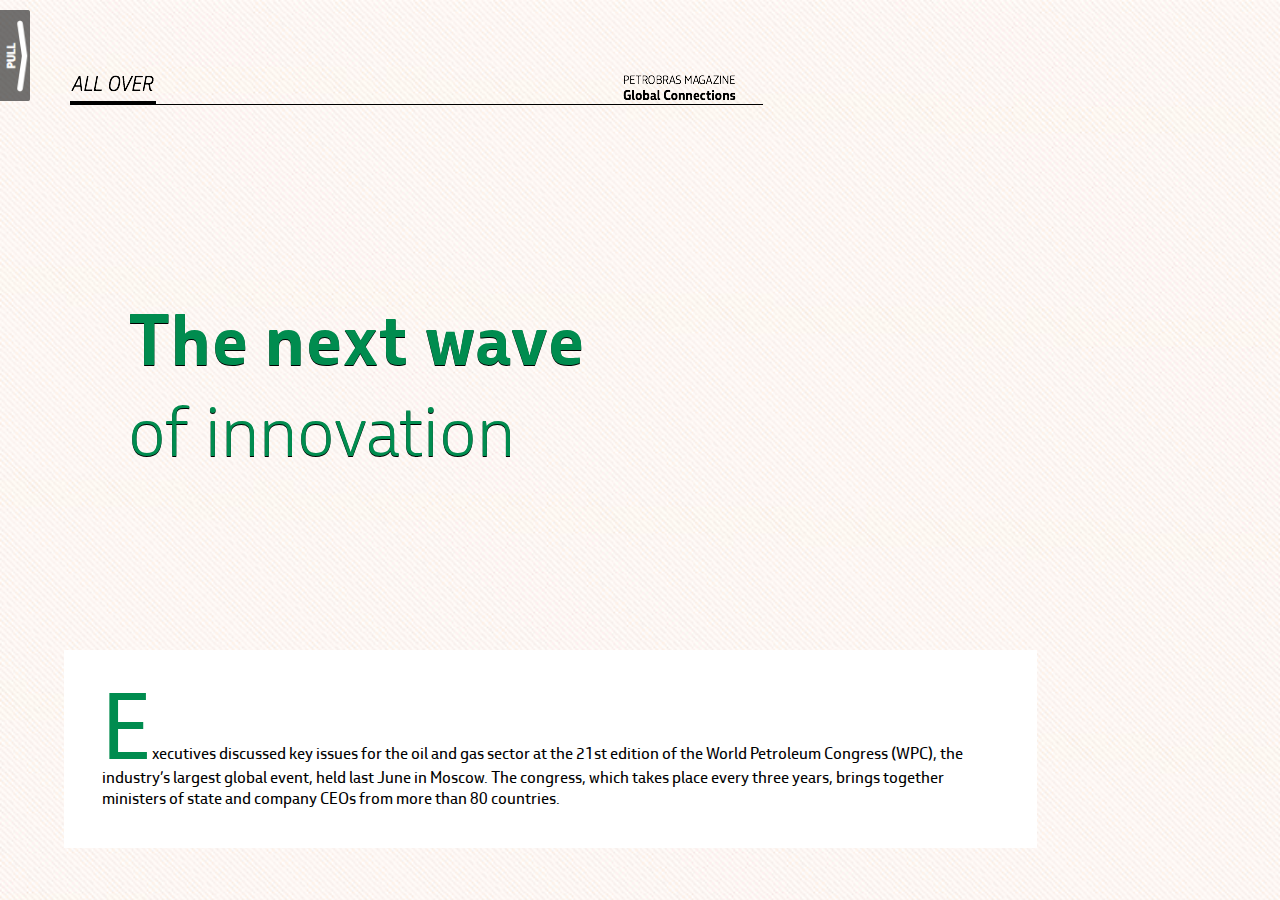
<file: allOver/allOver.html>
<!doctype html>
<html lang="en">
<head>
	<meta charset="utf-8">
	<meta name="viewport" content="width=device-width initial-scale=1.0 maximum-scale=1.0" />

	<title>AllOver || Petrobras Magazine Global Connections</title>

	<link rel="stylesheet" type="text/css" href="../css/pmgc.css" />

	<link rel="stylesheet" type="text/css" href="css/allOver.css" />
	<link rel="stylesheet" type="text/css" href="css/allOver-LayerHeights.css" />

	<!-- Menu ( Css - Js )-->
  	<link rel="stylesheet" href="../css/jquery.mobile-1.4.2.css">
    <link rel="stylesheet" href="../css/jqm-demos.css">

    <script src="../js/jqueryPMGC.min.js"></script>
  
	

    <script type="text/javascript">

            $( document ).on( "pagecreate", "#demo-page", function() {

                $("#slide1").click(function(e){
                    e.preventDefault();
                        $.scrollTo( this.hash, 500);
                        return false;
                });

                $( document ).on( "swipeleft swiperight", "#demo-page", function( e ) {
                    // We check if there is no open panel on the page because otherwise
                    // a swipe to close the left panel would also open the right panel (and v.v.).
                    // We do this by checking the data that the framework stores on the page element (panel: open).
                    if ( $( ".ui-page-active" ).jqmData( "panel" ) !== "open" ) {
                        if ( e.type === "swiperight" ) {
                            $( "#left-panel" ).panel( "open" );
                        }
                    }
                });
            });

    </script>
  
	<!-- Color Box ( Css - Js )-->
	<link rel="stylesheet" href="../css/lightbox.css" />
    <link rel="stylesheet" href="../css/colorbox.css" />
	<script src="../js/jquery.colorbox.js"></script>
	<script>
			$(document).ready(function(){
				//Examples of how to assign the Colorbox event to elements
				$(".dialoguesGallery").colorbox({rel:'dialoguesGallery', width:"90%", height:"auto"});
				
				//Example of preserving a JavaScript event for inline calls.
				$("#click").click(function(){ 
					$('#click').css({"background-color":"#f00", "color":"#fff", "cursor":"inherit"}).text("Open this window again and this message will still be here.");
					return false;
				});
			});
	</script>

</head>

<body>
  	<div data-role="page" id="demo-page" data-url="demo-page" tabindex="0" class="ui-page ui-page-theme-a ui-page-active" style="min-height: 1024px; margin:0; padding:0;">

        <div class="ui-panel-wrapper">

        	<!-- ****** Contenidos de la Revista  ****** -->
               
            <div role="main" class="ui-content" id="content">

                <div class="pullBar"><img src="../imgs/pullBar.png"></div>

				<div id="wrapper">

					<div id="scroller">

						<section>


						<div class="layer background" data-stellar-ratio="1">

							<div class="title" ><h1 ><span class="Big">The next wave</span><br /> of innovation</h1></div>
                            
							
							
                            <div class="footer">
                                <img src="imgs/footerAllover.png">
                            </div>
									
						</div> <!-- End of BackGround -->

								
						<div class="layer layer1" data-stellar-ratio="1.2">

							
							
							<img class="forum" src="imgs/foto1.png">
                            
                            <img class="graficauno" src="imgs/grafica-1.png">
                            <div class="graficados">
                            	<div style="position:relative;">
                                        <div id="number_exploration22">0</div>
                                        <div id="number_exploration52">0</div>
                                        <div id="number_exploration70">0</div>
                                        <div id="number_exploration100">0</div>
                          			    <img style="width:100%;" src="imgs/grafica-2.png">
                            	</div>
                            </div>
							<div class="graficatres">
                            	<div style="position:relative;">
                                        <div id="number1">0</div>
                                        <div id="number2">0</div>
                                        <div id="number_weels">0</div>
                                        <div id="number_platform">0</div>
                                        <img style="width:100%;" src="imgs/grafica-3.png">
                            	</div>
							</div>
                            
                            <img class="fotofin" src="imgs/foto-fin.jpg"> 

						</div><!-- fin de Layer 1 -->



						<div class="layer layer2" data-stellar-ratio="1.4">

							<div class="titfoto1">
								<p>Opening session of Rio Oil & Gas, held in September in Rio de Janeiro,<br/> which generated expected business deals worth R$164 million<br/> over the following 12 months</p>
							</div>

							<img class="pleca1" src="imgs/pleca-1.png">
							
                            
                            <img class="pleca3" src="imgs/pleca-3.png"> 

						</div><!-- fin de Layer2 -->




						<div class="layer layer3" data-stellar-ratio="1.6">
									    
							<div class="sectionHeader"><img src="imgs/allOverHeader.png"></div>
							
							<div class="intro-Article">
							    <article class="txtCol left-align DoubleSize">
								    <p><span class="inicial">E</span>xecutives discussed key issues for the oil and gas sector at the 21st edition of the World Petroleum Congress (WPC), the industry’s largest global event, held last June in Moscow. The congress, which takes place every three years, brings together ministers of state and company CEOs from more than 80 countries.</p>
							    </article>
							</div>

							<div class="first-Txt">
								<article class="txtCol right-align">
			                        <h3>THE <div id="quinientos">0</div> BARREL CHALLENGE</h3>
			                        <p>In 2014, Petrobras reached the milestone of 500,000 barrels of oil produced per day in the pre-salt layer. Today it is producing around 700,000 barrels per day in the province, which is composed of major accumulations of light oil with a high commercial value. In the pre-salt, the evolution of production is higher than that recorded in other similar areas in the world, as well as the average production per well.</p>
			                        <p>
			                        <h3>PETROBRAS’ GROWTH </h3>
		                        	<p>The pre-salt production also demonstrates Petrobras’ evolution over the years. Time and number of wells needed to reach output of 500,000 barrels per day:
		                          	</p>
  								 </article>
							</div>



							<div class="pre-second-Txt">
								<article class="txtCol right-align right-alignAndroidFix txtColAndroidFix">
									<p>One of the highlights of this edition was the special session on “The next wave of upstream innovation,” which discussed recent and future technological innovations aimed at exploring and producing oil and gas in ever more challenging frontiers. Petrobras’ executive manager for the Libra area, Anelise Lara, participated in the debate and used Brazilian pre-salt as an example to talk about innovation in the upstream area. She emphasized that the technologies applied, from reservoir imaging to the design of production units, have been fundamental to the success of projects, helping to expand production tenfold over the last four years and to reduce costs.</p>
				                    <p>Paulo Sergio Rodrigues Alonso, the advisor to Petrobras’ CEO on local content and executive coordinator of the National Oil and Gas Industry Mobilization Program (Prominp), presided over the forum “Ensuring the security of supply of equipment, materials and local content infrastructure”. Paulo Alonso gave an overview of local content policies across the world and stressed that such policies should be stimulating rather than protectionist.</p>
                                    <p>The topics addressed by Petrobras representatives also included “The industry’s role in promoting development”, the benefits of using biofuels to cut greenhouse gas emissions, and women’s participation in the oil industry, among others.</p>
									<p>Later in 2014, in September, the 17th edition of Rio Oil & Gas took place in Rio de Janeiro. Organized by the Brazilian Oil, Gas and Biofuels Institute (IBP), the conference achieved record volumes of business deals and attracted more than 47,000 visitors. As part of the event, 828 “Business Round” meetings with 176 suppliers and 37 anchor companies were held over the course of two days, generating expected business deals worth R$164 million over the following 12 months. The conference also attracted 3,800 participants from 31 countries.</p>
    
								</article>
							</div>



							<div class="second-Txt">
								<article class="txtCol right-align">
	
                                    
								</article>
							</div>



							<div class="fourth-Txt">
								<article class="right-align txtCol" >
									<h3>Petrobras expands its proven reserves</h3>
									<p>On December 31, 2014, Petrobras’ proven reserves of oil, condensate and natural gas reached 16.612 billion barrels of oil equivalent (boe), up 0.3% from 16.565 billion boe in 2013, according to the ANP/SPE (National Oil, Natural Gas and Biofuels Agency / Society of Petroleum Engineers) criterion. After new additions, asset sales and returned concessions, the company’s proven reserves rose by a net 0.943 billion boe, more than offsetting 2014’s output of 0.896 billion boe. As a result, Petrobras had a reserve-replacement ratio of 105%. According to the US Securities and Exchange Commission (SEC) criterion, Petrobras’ proven reserves of oil, condensate and natural gas amounted to 13.131 billion boe, up 0.1% from 13.123 billion boe in 2013.</p>
								</article>
							</div>

							<div class="fifth-Txt">
								<article class="left-align txtCol" >
									<h3>Debut in solar power generation</h3>
									<p>Petrobras’ first project in the area of solar power generation, the Alto do Rodrigues Photovoltaic Power Plant, in the Brazilian state of Rio Grande do Norte, is now operating. The first tests were conducted in May and the plant came on line in August 2014. In all, R$21 million has been invested in the project, which has a total generating capacity of 1.1 MW and also encompasses the implementation of two laboratories in the Gas and Renewable Energy Technologies Center (CTGAS-ER) and six solar radiation measuring stations across the country, as well as a range of research on the subject. The project’s main objectives are to evaluate the impacts of a photovoltaic power plant on the electric network and calculate the real cost of the electricity generated. According to Petrobras consultant José Carlos Gameiro Miragaya, the company is increasingly qualified for this type of power generation. Another photovoltaic power plant has also been constructed in Rio Grande do Norte, using concentrated photovoltaic technology and it has been operating since late 2014 at CTGAS-ER, in Natal.</p>
								</article>
							</div>


							
							<div class="toTop">
								<a href="javascript:backtotop()" class="ui-link"><img src="../imgs/backToTopBtn.png"></a>
							</div>
									
						</div><!-- / End textos -->
								
								
						</section><!-- / End Section -->

						</div><!-- / End Scroller -->

					</div><!-- / End Wrapper -->
			
				<!-- End - Contenidos de la Revista -->

			</div><!-- / End Content -->

		</div><!-- / End ui-panel-wrapper -->
            

        <div data-role="panel" id="left-panel" data-theme="b"  data-position-fixed="true" class="ui-panel ui-panel-position-left ui-panel-display-reveal ui-panel-closed ui-body-b ui-panel-animate">

			<div class="ui-panel-inner">
	                <p><a href="../index.html" class="ui-link" rel"external" data-ajax="false">Cover</a></p>
                    <p><a href="../welcome/welcome.html" class="ui-link" rel"external" data-ajax="false">Welcome</a></p>
	                <p><a href="../index/indice.html" class="ui-link" rel"external" data-ajax="false">Index</a></p>
	                <p><a href="../dialogues/dialogues.html"class="ui-link" rel"external" data-ajax="false">Dialogues</a></p>
	                <p><a href="../allOver/allOver.html" class="ui-link" rel"external" data-ajax="false">All Over</a></p>
	                <p><a href="../energyGeek/energygeek.html" class="ui-link" rel"external" data-ajax="false">Energy Geek</a></p>
	                <p><a href="../prisma/prisma.html" class="ui-link" rel"external" data-ajax="false">Prisma</a></p>
                    <p><a href="../overTheSeas/overtheseas.html" class="ui-link" rel"external" data-ajax="false">Over the Seas</a></p>
                    <p><a href="../dimensions/dimensions.html"class="ui-link" rel"external" data-ajax="false">New Dimensions</a></p>
                    <p><a href="../frontiers/frontiers.html" class="ui-link" rel"external" data-ajax="false">Frontiers</a></p>
	                <p><a href="../profile/profile.html" class="ui-link" rel"external" data-ajax="false">Profile</a></p>   
	                <p><a href="../artBook/artbook.html" class="ui-link" rel"external" data-ajax="false">Art Book</a></p>
	                <p><a href="../bigbang/bigbang.html" class="ui-link" rel"external" data-ajax="false">Big Bang</a></p>
	                <p><a href="../credits/credits.html" class="ui-link" rel"external" data-ajax="false">Credits</a></p>
	                <a href="#" data-rel="close" class="closeBtn">Close</a>
                </div>
        </div><!-- / End Panel -->



            
    </div><!-- / End Page -->


	<script src="../js/pmgc-FrameWork.min.js"></script>

    <script src="../js/jquery.inview.js"></script>
	<script src="../js/jquery.animateNumbers.js"></script>
    
	<script>
		$(function(){
			
				$('#number1').bind('inview', function(event, visible) {
				  if (visible) {
							$("#number1").animateNumbers(149000, true, 3000);
				  }							
				});
				
				$('#number2').bind('inview', function(event, visible) {
				  if (visible) {
							$("#number2").animateNumbers(713000, true, 3000);
				  }							
				});
				
				$('#number_weels').bind('inview', function(event, visible) {
				  if (visible) {
							$("#number_weels").animateNumbers(34, true, 3000);
				  }							
				});
				
				$('#number_platform').bind('inview', function(event, visible) {
				  if (visible) {
							$("#number_platform").animateNumbers(12, true, 3000);
				  }							
				});
				
				$('#number_exploration22').bind('inview', function(event, visible) {
				  if (visible) {
							$("#number_exploration22").animateNumbers(22, true, 3000);
				  }							
				});
				
				$('#number_exploration52').bind('inview', function(event, visible) {
				  if (visible) {
							$("#number_exploration52").animateNumbers(52, true, 3000);
				  }							
				});
				
				$('#number_exploration70').bind('inview', function(event, visible) {
				  if (visible) {
							$("#number_exploration70").animateNumbers(70, true, 3000);
				  }							
				});
				
				$('#number_exploration100').bind('inview', function(event, visible) {
				  if (visible) {
							$("#number_exploration100").animateNumbers(100, true, 3000);
				  }							
				});
				
				$('#quinientos').bind('inview', function(event, visible) {
				  if (visible) {
							$("#quinientos").animateNumbers(500000, true, 3000);
				  }							
				});
		  
	    });
	</script>

</body>

</html>
</file>
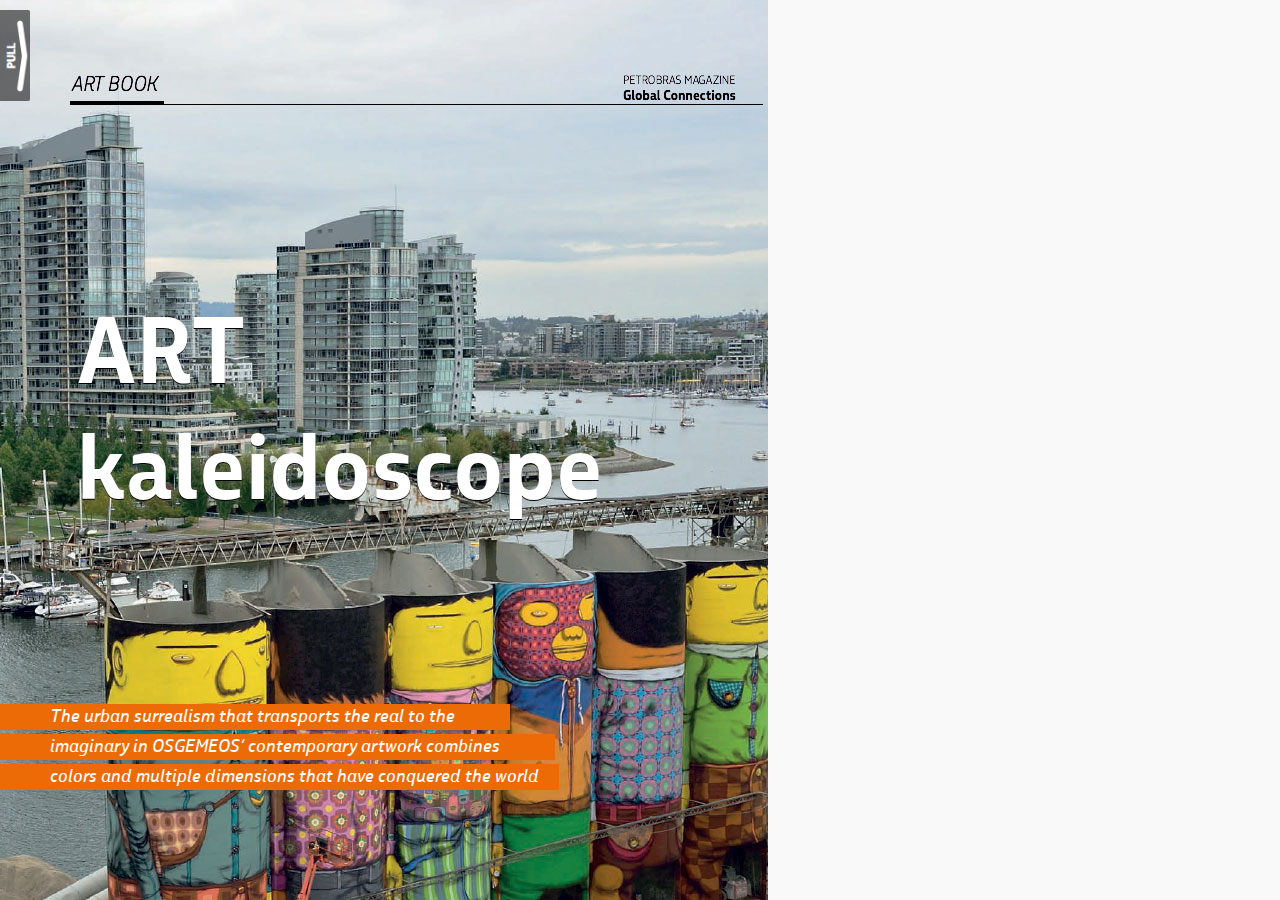
<file: artBook/artbook.html>
<!doctype html>
<html lang="en">
<head>
	<meta charset="utf-8">
	<meta name="viewport" content="width=device-width initial-scale=1.0 maximum-scale=1.0" />

	<title>ArtBook || Petrobras Magazine Global Connections</title>
  	<link rel="stylesheet" type="text/css" href="../css/pmgc.css" />

	<link rel="stylesheet" type="text/css" href="css/artBook.css" />
	<link rel="stylesheet" type="text/css" href="css/artBook-LayerHeights.css" />

	<!-- Menu ( Css - Js )-->
  	<link rel="stylesheet" href="../css/jquery.mobile-1.4.2.css">
    <link rel="stylesheet" href="../css/jqm-demos.css">
	
    <script src="../js/jqueryPMGC.min.js"></script>
    <script type="text/javascript">

            $( document ).on( "pagecreate", "#demo-page", function() {

                $("#slide1").click(function(e){
                    e.preventDefault();
                        $.scrollTo( this.hash, 500);
                        return false;
                });

                $( document ).on( "swipeleft swiperight", "#demo-page", function( e ) {
                    // We check if there is no open panel on the page because otherwise
                    // a swipe to close the left panel would also open the right panel (and v.v.).
                    // We do this by checking the data that the framework stores on the page element (panel: open).
                    if ( $( ".ui-page-active" ).jqmData( "panel" ) !== "open" ) {
                        if ( e.type === "swiperight" ) {
                            $( "#left-panel" ).panel( "open" );
                        }
                    }
                });
            });

    </script>
  
	<!-- Color Box ( Css - Js )-->
	<link rel="stylesheet" href="../css/lightbox.css" />
    <link rel="stylesheet" href="../css/colorbox.css" />
	<script src="../js/jquery.colorbox.js"></script>
	<script>
			$(document).ready(function(){
				//Examples of how to assign the Colorbox event to elements
				$(".Gallery").colorbox({rel:'Gallery', width:"90%", height:"auto"});
				$(".Gallery2").colorbox({rel:'Gallery2', width:"90%", height:"auto"});
				
				//Example of preserving a JavaScript event for inline calls.
				$("#click").click(function(){ 
					$('#click').css({"background-color":"#f00", "color":"#fff", "cursor":"inherit"}).text("Open this window again and this message will still be here.");
					return false;
				});
			});
	</script>

</head>

<body>
  	<div data-role="page" id="demo-page" data-url="demo-page" tabindex="0" class="ui-page ui-page-theme-a ui-page-active" style="min-height: 1024px; margin:0; padding:0;">

        <div class="ui-panel-wrapper">

        	<!-- ****** Contenidos de la Revista  ****** -->
               
            <div role="main" class="ui-content" id="content">

                <div class="pullBar"><img src="../imgs/pullBar.png"></div>

				<div id="wrapper">

					<div id="scroller">

						<section>

						<div class="layer background" data-stellar-ratio="1">
							
							<div class="title" >
								<h1><span class="Big">ART </span><br>kaleidoscope</h1>
							</div>

							<div class="footer">
								<img src="imgs/footerArtbook.png">
							</div>
									
						</div> <!-- End of BackGround -->

								
						<div class="layer layer1" data-stellar-ratio="1.2">
							

							<img class="sixth-picture" src="imgs/foto-avion.jpg">



						</div><!-- fin de fotos -->


						<div class="layer layer2" data-stellar-ratio="1.4">




							<div class="foto6-Caption">
								<div class="fotoCaption" style="width:100%">
									<p>OSGEMEOS-decorated GOL Airlines Boeing plane used to <br/>
                                    transport the Brazilian soccer team during the 2014 World Cup</p>
								</div>
							</div>
                            




							<img class="first-pleca" src="imgs/pleca-1.png">

							<img class="second-pleca" src="imgs/pleca-2.png">

							




							



						</div><!-- fin de infographics -->

						<div class="layer layer3" data-stellar-ratio="1.6">
									    
							<div class="sectionHeader"><img src="imgs/artbookHeader.png"></div>
							<div class="lineasSubHead">
								<p style="max-width:440px;">The urban surrealism that transports the real to the</p>
								<p style="max-width:485px;">imaginary in OSGEMEOS’ contemporary artwork combines</p>
								<p style="max-width:525px;">colors and multiple dimensions that have conquered the world</p>
							</div>



							<div class="first-Txt">
								<article class="txtCol left-align DoubleSize">
									<p><span class="dropCaps" style="color:#ed6b06;">A</span>huge 360-degree mural featuring six gigantic silos extends for 2,000 square meters, and 20 meters in height, at the Vancouver Biennale art exhibition in Canada. This public artwork, now considered the most iconic in the country, is the first incursion of Brazilian graffiti artists and twins, Otávio and Gustavo Pandolfo, on Granville Island in Vancouver. Invited to participate in one of North America’s most important urban contemporary art exhibitions, OSGEMEOS (Portuguese for “THETWINS”), as they are known, entice the Biennale’s visitors to enter into a dialogue between two and three-dimensional worlds through the imposing artwork of their “Giants” series – large art interventions already staged in Greece, the USA, the Netherlands and Brazil.</p>

								</article>
							</div>
							<div class="second-Txt">
								<article class="txtCol right-align">
									<p>Influenced by 1980s hip hop culture, the brothers – who were born in the city of Cambuci, in the state of São Paulo, and who studied communications design at the Carlos de Campos State Technical School – used graffiti to win over the walls of the streets in the neighborhood where they lived, institutionalizing the OSGEMEOS double act and quickly becoming known as leaders in the São Paulo urban scene and the Brazilian graffiti style.</p>
								</article>
							</div>
							<div class="third-Txt">
								<article class="txtCol right-align">
									<p>Inspired by various icons of contemporary art, such as Slava Polunin (Russia), Roger Waters (United Kingdom), Aryz (Spain), Blu (Italy) and Barry McGee (United States), the twins developed multiple techniques and aids that coexist simultaneously or alternately: from drawing to graffiti and murals, from painting to kinetic images, sculptures and installations.</p>
      <p>
      Their artworks intervene in cities like a kaleidoscope of images of many different origins, featuring surreal elements overlapping with multiple highlighted and colorful dimensions. They use combined visual languages, improvisation and a playful vision to create works that have led them to tour the world, with solo and group exhibitions at museums and galleries in countries such as Cuba, Chile, the United States, Italy, Spain, England, Germany, Lithuania and Japan.
      </p>
      
								</article>
							</div>

							

							<div class="fourth-Txt">
								<article class="txtCol left-align DoubleSize">
									<p>
	      In 2014, OSGEMEOS starred in the exhibition “The Opera of the Moon” at the Galpão Fortes Vilaça venue in São Paulo. The exhibition of 30 paintings, three sculptures and a 3D video installation took one year to be designed, and it received more than 60,000 visitors in the space of two months. For the first time in the brothers’ career, their art was presented in an immersive environment, with poetic, ironic and critical narratives, featuring many details in the construction of images, the main characteristic of their artistic expression.</p>
      <p>
      Exploring the twins’ artworks requires letting reason give way to the imaginary. It means perceiving their subtleties and embarking on an experience that goes beyond the visual: “feel first in order to understand later,” as they say. Their combined visual languages encompass castles, buildings, tunnels, trains and even a Boeing 737-800. In 2014, the double act fulfilled their desire to paint the airplane that transported the Brazilian soccer team during the World Cup in Brazil.
      </p>
      <p>
      At the 2014 Vancouver Biennale, the brothers’ work continues on with their “Giants” series. The multicolor silos of the Canadian Giants series contrast with the everyday gray landscape of the industrial district of Granville, on False Creek, an inlet in downtown Vancouver. Reflected in the water, the silos highlight another element of the twins’ work. In their view, “Water acts like a vein, symbolizing life, and it is always strongly present in our art.”
      </p>
								</article>
							</div>


							

						 	<div class="galleryBtn" >
								<a class="Gallery ui-link cboxElement" href="imgs/foto1-1.png" title="“My Feet are Floating”, 2013 / Photo: Eduardo Ortega">
                                <img src="imgs/cuadros.png"/>
                                </a>
								<a class="Gallery ui-link cboxElement" href="imgs/foto1-2.png" title="“Got Married to Check How it is”, 2013 / Photo: Eduardo Ortega"></a>
								<a class="Gallery ui-link cboxElement" href="imgs/foto1-3.png" title="“Since Then”, 2013 / Photo: Eduardo Ortega"></a>
								<a class="Gallery ui-link cboxElement" href="imgs/foto1-4.png" title="“Portrait”, 2013 / Photo: Eduardo Ortega"></a>
								<a class="Gallery ui-link cboxElement" href="imgs/foto1-5.png" title="Detail of panel produced for the Vancouver Biennale / Photo: Vancouver Biennale"></a>
							</div>
                            
                            
                            <div class="galleryBtn" style="top:5130px !important;">
								<a class="Gallery2 ui-link cboxElement" href="imgs/foto2-1.png" title="The multicolor silos of the Canadian Giants series contrast with the gray landscape of the industrial district of Granville. / Photos: Vancouver Biennale">
                                <img src="imgs/cuadros_2.png"/>
                                </a>
								<a class="Gallery2 ui-link cboxElement" href="imgs/foto2-2.png" title="The multicolor silos of the Canadian Giants series contrast with the gray landscape of the industrial district of Granville. / Photos: Vancouver Biennale"></a>
								<a class="Gallery2 ui-link cboxElement" href="imgs/foto2-3.png" title="The multicolor silos of the Canadian Giants series contrast with the gray landscape of the industrial district of Granville. / Photos: Vancouver Biennale"></a>
								<a class="Gallery2 ui-link cboxElement" href="imgs/foto2-4.png" title="OSGEMEOS at work in their studio / Photo: OSGEMEOS"></a>
							</div> 
							
							<div class="toTop">
								<a href="javascript:backtotop()" class="ui-link"><img src="../imgs/backToTopBtn.png"></a>
							</div>
									
						</div><!-- / End textos -->
								
								
						</section><!-- / End Section -->

						</div><!-- / End Scroller -->

					</div><!-- / End Wrapper -->
			
				<!-- End - Contenidos de la Revista -->

			</div><!-- / End Content -->

		</div><!-- / End ui-panel-wrapper -->
            

        <div data-role="panel" id="left-panel" data-theme="b"  data-position-fixed="true" class="ui-panel ui-panel-position-left ui-panel-display-reveal ui-panel-closed ui-body-b ui-panel-animate">

			<div class="ui-panel-inner">
	                <p><a href="../index.html" class="ui-link" rel"external" data-ajax="false">Cover</a></p>
                    <p><a href="../welcome/welcome.html" class="ui-link" rel"external" data-ajax="false">Welcome</a></p>
	                <p><a href="../index/indice.html" class="ui-link" rel"external" data-ajax="false">Index</a></p>
	                <p><a href="../dialogues/dialogues.html"class="ui-link" rel"external" data-ajax="false">Dialogues</a></p>
	                <p><a href="../allOver/allOver.html" class="ui-link" rel"external" data-ajax="false">All Over</a></p>
	                <p><a href="../energyGeek/energygeek.html" class="ui-link" rel"external" data-ajax="false">Energy Geek</a></p>
	                <p><a href="../prisma/prisma.html" class="ui-link" rel"external" data-ajax="false">Prisma</a></p>
                    <p><a href="../overTheSeas/overtheseas.html" class="ui-link" rel"external" data-ajax="false">Over the Seas</a></p>
                    <p><a href="../dimensions/dimensions.html"class="ui-link" rel"external" data-ajax="false">New Dimensions</a></p>
                    <p><a href="../frontiers/frontiers.html" class="ui-link" rel"external" data-ajax="false">Frontiers</a></p>
	                <p><a href="../profile/profile.html" class="ui-link" rel"external" data-ajax="false">Profile</a></p>   
	                <p><a href="../artBook/artbook.html" class="ui-link" rel"external" data-ajax="false">Art Book</a></p>
	                <p><a href="../bigbang/bigbang.html" class="ui-link" rel"external" data-ajax="false">Big Bang</a></p>
	                <p><a href="../credits/credits.html" class="ui-link" rel"external" data-ajax="false">Credits</a></p>
	                <a href="#" data-rel="close" class="closeBtn">Close</a>
                </div><!-- / End Panel -->

            
    </div><!-- / End Page -->


	<script src="../js/pmgc-FrameWork.min.js"></script>

</body>

</html>
</file>
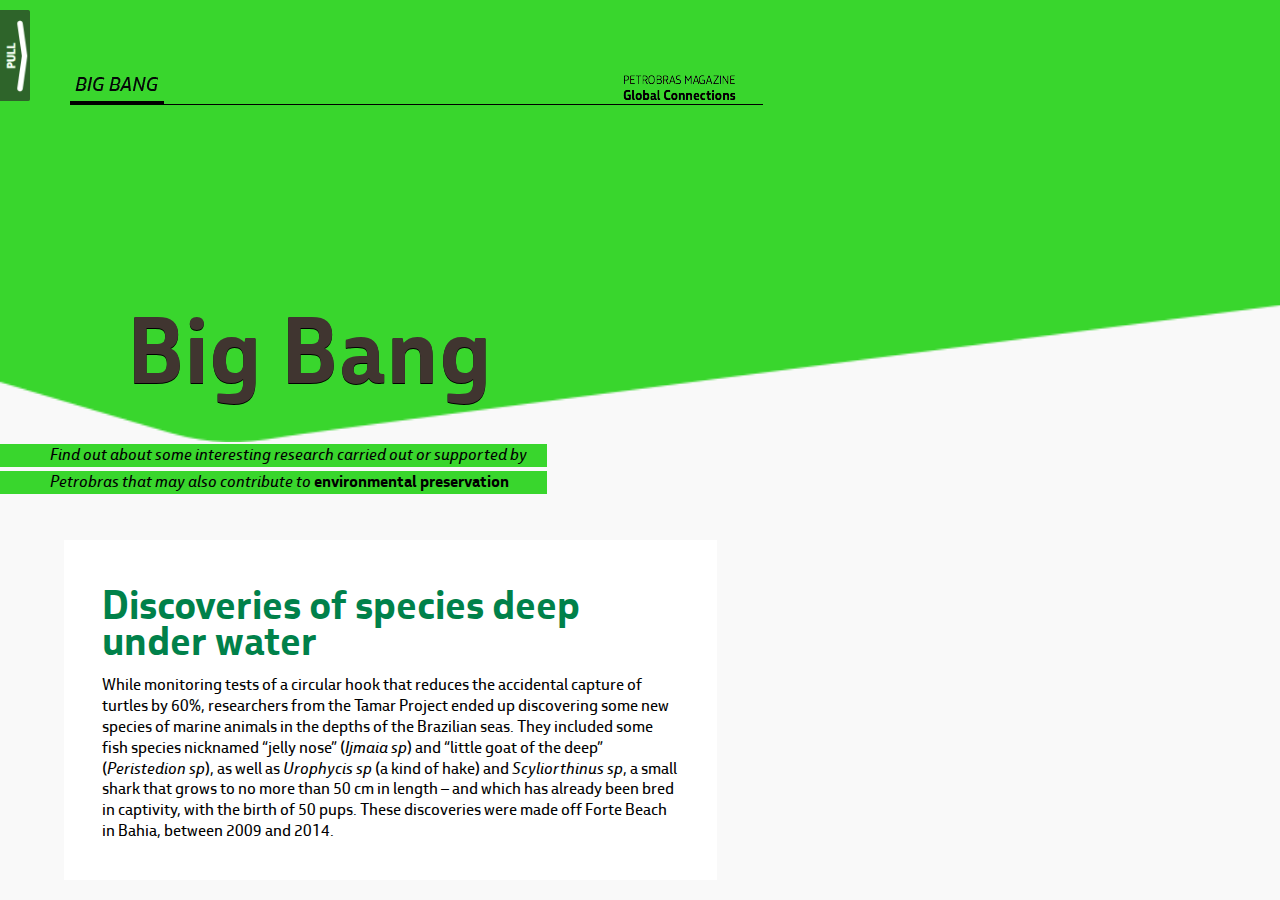
<file: bigbang/bigbang.html>
<!doctype html>
<html lang="en">
<head>
	<meta charset="utf-8">
	<meta name="viewport" content="width=device-width initial-scale=1.0 maximum-scale=1.0" />

	<title>Big Bang || Petrobras Magazine Global Connections</title>
  	<link rel="stylesheet" type="text/css" href="../css/pmgc.css" />

	<link rel="stylesheet" type="text/css" href="css/bigbang.css" />
	<link rel="stylesheet" type="text/css" href="css/bigbang-LayerHeights.css" />

	<!-- Menu ( Css - Js )-->
  	<link rel="stylesheet" href="../css/jquery.mobile-1.4.2.css">
    <link rel="stylesheet" href="../css/jqm-demos.css">
	
    <script src="../js/jqueryPMGC.min.js"></script>
    <script type="text/javascript">

            $( document ).on( "pagecreate", "#demo-page", function() {

                $("#slide1").click(function(e){
                    e.preventDefault();
                        $.scrollTo( this.hash, 500);
                        return false;
                });

                $( document ).on( "swipeleft swiperight", "#demo-page", function( e ) {
                    // We check if there is no open panel on the page because otherwise
                    // a swipe to close the left panel would also open the right panel (and v.v.).
                    // We do this by checking the data that the framework stores on the page element (panel: open).
                    if ( $( ".ui-page-active" ).jqmData( "panel" ) !== "open" ) {
                        if ( e.type === "swiperight" ) {
                            $( "#left-panel" ).panel( "open" );
                        }
                    }
                });
            });

    </script>
  
	<!-- Color Box ( Css - Js )-->
	<link rel="stylesheet" href="../css/lightbox.css" />
    <link rel="stylesheet" href="../css/colorbox.css" />
	<script src="../js/jquery.colorbox.js"></script>
	<script>
			$(document).ready(function(){
				//Examples of how to assign the Colorbox event to elements
				$(".dialoguesGallery").colorbox({rel:'dialoguesGallery', width:"90%", height:"auto"});
				
				//Example of preserving a JavaScript event for inline calls.
				$("#click").click(function(){ 
					$('#click').css({"background-color":"#f00", "color":"#fff", "cursor":"inherit"}).text("Open this window again and this message will still be here.");
					return false;
				});
			});
	</script>

</head>

<body>
  	<div data-role="page" id="demo-page" data-url="demo-page" tabindex="0" class="ui-page ui-page-theme-a ui-page-active" style="min-height: 1024px; margin:0; padding:0;">

        <div class="ui-panel-wrapper">

        	<!-- ****** Contenidos de la Revista  ****** -->
               
            <div role="main" class="ui-content" id="content">

                <div class="pullBar"><img src="../imgs/pullBar.png"></div>

				<div id="wrapper">

					<div id="scroller">

						<section>

						<div class="layer background" data-stellar-ratio="1">
							
							<div class="title" >
								<h1>
									<span class="Big">Big Bang </span>
								</h1>
							</div>

							<div class="footer">
								<img src="imgs/footerbigbang.png">
							</div>
									
						</div> <!-- End of BackGround -->

								
						<div class="layer layer1" data-stellar-ratio="1.2">
							



							

							<img class="second-picture" src="imgs/foto2.jpg">


							<img class="fourth-picture" src="imgs/foto4.jpg">


							

						</div><!-- fin de fotos -->


						<div class="layer layer2" data-stellar-ratio="1.4">

							<img class="first-picture" src="imgs/foto1.jpg">
							
							<img class="third-picture" src="imgs/foto3.jpg">
							

						</div><!-- fin de infographics -->


						<div class="layer layer3" data-stellar-ratio="1.6">
									    
							<div class="sectionHeader"><img src="imgs/bigbangHeader.png"></div>
							<div class="lineasSubHead">
										<p style="max-width:575px;">Find out about some interesting research carried out or supported by</p>
										<p style="max-width:560px;">Petrobras that may also contribute to <span class="enfasis">environmental preservation</span></p>
										
							</div>



							<div class="first-Txt">
								<article class="txtCol left-align">
								    <h3 style="line-height:36px;">Discoveries of species deep under water</h3>
								    <p>While monitoring tests of a circular hook that reduces the accidental capture of turtles by 60%, researchers from the Tamar Project ended up discovering some new species of marine animals in the depths of the Brazilian seas. They included some fish species nicknamed “jelly nose” (<span class="italics">Ijmaia sp</span>) and “little goat of the deep” (<span class="italics">Peristedion sp</span>), as well as <span class="italics">Urophycis sp</span> (a kind of hake) and <span class="italics">Scyliorthinus sp</span>, a small shark that grows to no more than 50 cm in length – and which has already been bred in captivity, with the birth of 50 pups. These discoveries were made off Forte Beach in Bahia, between 2009 and 2014.</p>
							    </article>
							</div>
							<div class="second-Txt">
								<article class="txtCol right-align">
									<h3>Rubber made from Antarctic bacteria</h3>
								    <p>Using a bacterium found in Antarctica and sugar cane molasses, Petrobras is
producing butanediol, a molecule used to make butadiene, which is an input
for the manufacture of synthetic rubber. This technology is currently
undergoing industrial testing and the research is taking place in partnership
with the Agricultural University of Athens, Greece, and the Federal University
of Rio de Janeiro.</p>
								</article>
							</div>
							<div class="third-Txt">
								<article class="txtCol left-align">
									<h3>New raw material for 2G ethanol</h3>
								    <p>The waste left over from palm oil
extraction may be used to produce
second-generation (2G) ethanol.
Research by Petrobras has revealed that
the hollow stem of palm trees contains
40% cellulose and 20% hemicellulose –
similar levels to sugar cane bagasse and
suitable for fuel production. The new
option has already been tested in a
laboratory and pilot-scale testing is
planned for 2015.</p>
								</article>
							</div>

							

							<div class="fourth-Txt">
								<article class="txtCol left-align">
                               
									<h3>Yeast accelerates degradation of PET plastic bottles</h3>
								    <p>A study carried out by Petrobras has detected a yeast
capable of degrading the polymer contained in PET
(polyethylene terephthalate) bottles in up to 30 days.
Through this process, PET bottles – which normally
take hundreds of years to degrade and currently only
have recycling as an alternative means of disposal – can
also be turned into a raw material for the petrochemical
industry. The degradation process, at ambient pressure
and temperature, results in terephthalic acid, which is
used as an industrial input. The process will now be
tested on a larger scale.</p>
</article>
							</div>


							

						<!-- 	<div class="galleryBtn">
								<a class="dialoguesGallery ui-link cboxElement" href="imgs/dialogues/Steve_Wozniak___Steve_Jobs_Office.jpg" title="Steve Wozniak and Steve Jobs, founders of Apple">Photo Gallery</a>
								<a class="dialoguesGallery ui-link cboxElement" href="imgs/dialogues/DSC1964OK.jpg" title="Coppe LAMCE Engineering Computational Methods Laboratory, building at the UFRJ Technology Park"></a>
								<a class="dialoguesGallery ui-link cboxElement" href="imgs/dialogues/Intel78-chip.jpg" title="Chip created by Intel in 1978"></a>
								<a class="dialoguesGallery ui-link cboxElement" href="imgs/dialogues/Early-Keyboard.jpg" title="One of the first computer keyboards"></a>
								<a class="dialoguesGallery ui-link cboxElement" href="imgs/dialogues/Fairchild8-Traitorous-8.jpg" title="The “Traitorous Eight,” the group of eight engineers who founded Fairchild Semiconductor, a company that produced the first commercially available integrated circuit"></a>
							</div> -->
							
							<div class="toTop">
								<a href="javascript:backtotop()" class="ui-link"><img src="../imgs/backToTopBtn.png"></a>
							</div>
									
						</div><!-- / End textos -->
								
								
						</section><!-- / End Section -->

						</div><!-- / End Scroller -->

					</div><!-- / End Wrapper -->
			
				<!-- End - Contenidos de la Revista -->

			</div><!-- / End Content -->

		</div><!-- / End ui-panel-wrapper -->
            

        <div data-role="panel" id="left-panel" data-theme="b"  data-position-fixed="true" class="ui-panel ui-panel-position-left ui-panel-display-reveal ui-panel-closed ui-body-b ui-panel-animate">

			<div class="ui-panel-inner">
	                <p><a href="../index.html" class="ui-link" rel"external" data-ajax="false">Cover</a></p>
                    <p><a href="../welcome/welcome.html" class="ui-link" rel"external" data-ajax="false">Welcome</a></p>
	                <p><a href="../index/indice.html" class="ui-link" rel"external" data-ajax="false">Index</a></p>
	                <p><a href="../dialogues/dialogues.html"class="ui-link" rel"external" data-ajax="false">Dialogues</a></p>
	                <p><a href="../allOver/allOver.html" class="ui-link" rel"external" data-ajax="false">All Over</a></p>
	                <p><a href="../energyGeek/energygeek.html" class="ui-link" rel"external" data-ajax="false">Energy Geek</a></p>
	                <p><a href="../prisma/prisma.html" class="ui-link" rel"external" data-ajax="false">Prisma</a></p>
                    <p><a href="../overTheSeas/overtheseas.html" class="ui-link" rel"external" data-ajax="false">Over the Seas</a></p>
                    <p><a href="../dimensions/dimensions.html"class="ui-link" rel"external" data-ajax="false">New Dimensions</a></p>
                    <p><a href="../frontiers/frontiers.html" class="ui-link" rel"external" data-ajax="false">Frontiers</a></p>
	                <p><a href="../profile/profile.html" class="ui-link" rel"external" data-ajax="false">Profile</a></p>   
	                <p><a href="../artBook/artbook.html" class="ui-link" rel"external" data-ajax="false">Art Book</a></p>
	                <p><a href="../bigbang/bigbang.html" class="ui-link" rel"external" data-ajax="false">Big Bang</a></p>
	                <p><a href="../credits/credits.html" class="ui-link" rel"external" data-ajax="false">Credits</a></p>
	                <a href="#" data-rel="close" class="closeBtn">Close</a>
                </div><!-- / End Panel -->

            
    </div><!-- / End Page -->


	<script src="../js/pmgc-FrameWork.min.js"></script>

</body>

</html>
</file>
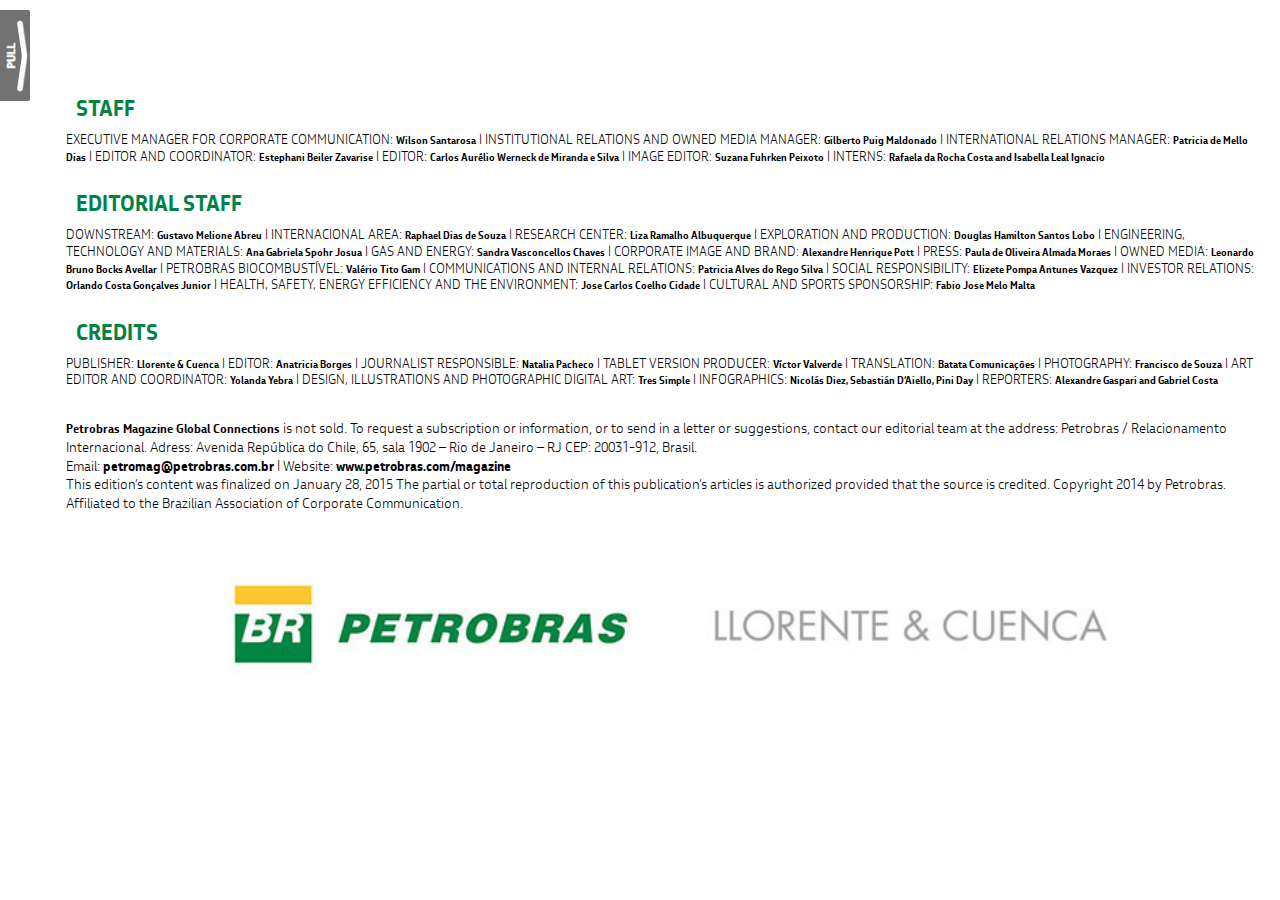
<file: credits/credits.html>
<!doctype html>
<html lang="en">
<head>
	<meta charset="utf-8">
	<meta name="viewport" content="width=device-width initial-scale=1.0 maximum-scale=1.0" />

	<title>Staff || Petrobras Magazine Global Connections</title>
  	<link rel="stylesheet" type="text/css" href="../css/pmgc.css" />

	<link rel="stylesheet" type="text/css" href="css/credits.css" />

	<!-- Menu ( Css - Js )-->
  	<link rel="stylesheet" href="../css/jquery.mobile-1.4.2.css">
    <link rel="stylesheet" href="../css/jqm-demos.css">
	
    <script src="../js/jqueryPMGC.min.js"></script>


    <script type="text/javascript">

            $( document ).on( "pagecreate", "#demo-page", function() {

                $("#slide1").click(function(e){
                    e.preventDefault();
                        $.scrollTo( this.hash, 500);
                        return false;
                });

                $( document ).on( "swipeleft swiperight", "#demo-page", function( e ) {
                    // We check if there is no open panel on the page because otherwise
                    // a swipe to close the left panel would also open the right panel (and v.v.).
                    // We do this by checking the data that the framework stores on the page element (panel: open).
                    if ( $( ".ui-page-active" ).jqmData( "panel" ) !== "open" ) {
                        if ( e.type === "swiperight" ) {
                            $( "#left-panel" ).panel( "open" );
                        }
                    }
                });
            });

    </script>

    <!-- cordova inAppBrowser -->
	<script type="text/javascript" charset="utf-8" src="../cordova.js"></script>
		<script type="text/javascript" charset="utf-8">
        function onBodyLoad() {
            document.addEventListener("deviceready", onDeviceReady, false);
        }
    </script>
    <script>
        function onDeviceReady() {
        }
    </script>
  
	<!-- Color Box ( Css - Js )-->
	<link rel="stylesheet" href="../css/lightbox.css" />
    <link rel="stylesheet" href="../css/colorbox.css" />
	<script src="../js/jquery.colorbox.js"></script>
	<script>
			$(document).ready(function(){
				//Examples of how to assign the Colorbox event to elements
				$(".dialoguesGallery").colorbox({rel:'dialoguesGallery', width:"90%", height:"auto"});
				
				//Example of preserving a JavaScript event for inline calls.
				$("#click").click(function(){ 
					$('#click').css({"background-color":"#f00", "color":"#fff", "cursor":"inherit"}).text("Open this window again and this message will still be here.");
					return false;
				});
			});
	</script>

</head>

<body>
  	<div data-role="page" id="demo-page" data-url="demo-page" tabindex="0" class="ui-page ui-page-theme-a ui-page-active" style="min-height: 1024px; margin:0; padding:0;">

        <div class="ui-panel-wrapper">

        	<!-- ****** Contenidos de la Revista  ****** -->
               
            <div role="main" class="ui-content" id="content">

                <div class="pullBar"><img src="../imgs/pullBar.png"></div>

				<div id="wrapper">

					<div id="scroller" style="padding:30px;">

						<section>

						<div class="layer background" data-stellar-ratio="1">
							
							
									
						</div> <!-- End of BackGround -->

								
						<div class="layer layer1" data-stellar-ratio="1.2">
							

							

						</div><!-- fin de fotos -->


						<div class="layer layer2" data-stellar-ratio="1.4">

						</div><!-- fin de infographics -->

						<div class="layer layer3" data-stellar-ratio="1.6">
									    
							<div class="section">
								<h1 style="color:#008244;">STAFF</h1>
								<p>EXECUTIVE MANAGER FOR CORPORATE COMMUNICATION: <span class="black">Wilson Santarosa</span> | INSTITUTIONAL RELATIONS AND OWNED MEDIA MANAGER: <span class="black">Gilberto Puig Maldonado</span> | INTERNATIONAL RELATIONS MANAGER: <span class="black">Patricia de Mello Dias</span> | EDITOR AND COORDINATOR: <span class="black">Estephani Beiler Zavarise</span> | EDITOR: <span class="black">Carlos Aurélio Werneck de Miranda e Silva</span> | IMAGE EDITOR: <span class="black">Suzana Fuhrken Peixoto</span> | INTERNS: <span class="black">Rafaela da Rocha Costa and Isabella Leal Ignacio</span></p>

								<h1 style="color:#008244; margin-top:25px;">EDITORIAL STAFF</h1>
								<p>DOWNSTREAM: <span class="black">Gustavo Melione Abreu</span> | INTERNACIONAL AREA: <span class="black">Raphael Dias de Souza</span> | RESEARCH CENTER: <span class="black">Liza Ramalho Albuquerque</span> | EXPLORATION AND PRODUCTION: <span class="black">Douglas Hamilton Santos Lobo</span> | ENGINEERING, TECHNOLOGY AND MATERIALS: <span class="black">Ana Gabriela Spohr Josua</span> | GAS AND ENERGY: <span class="black">Sandra Vasconcellos Chaves</span> | CORPORATE IMAGE AND BRAND: <span class="black">Alexandre Henrique Pott</span> | PRESS: <span class="black">Paula de Oliveira Almada Moraes</span> | OWNED MEDIA: <span class="black">Leonardo Bruno Bocks Avellar</span> | PETROBRAS BIOCOMBUSTÍVEL: <span class="black">Valério Tito Gam</span> | COMMUNICATIONS AND INTERNAL RELATIONS: <span class="black">Patricia Alves do Rego Silva</span> | SOCIAL RESPONSIBILITY: <span class="black">Elizete Pompa Antunes Vazquez</span> | INVESTOR RELATIONS: <span class="black">Orlando Costa Gonçalves Junior</span> | HEALTH, SAFETY, ENERGY EFFICIENCY AND THE ENVIRONMENT: <span class="black">Jose Carlos Coelho Cidade</span> | CULTURAL AND SPORTS SPONSORSHIP: <span class="black">Fabio Jose Melo Malta</span></p>

								<h1 style="color:#008244;margin-top:25px;">CREDITS</h1>
								<p>PUBLISHER: <span class="black">Llorente & Cuenca</span> | EDITOR: <span class="black">Anatricia Borges</span> | JOURNALIST RESPONSIBLE: <span class="black">Natalia Pacheco</span> | TABLET VERSION PRODUCER: <span class="black">Víctor Valverde</span> | TRANSLATION: <span class="black">Batata Comunicações</span> | PHOTOGRAPHY: <span class="black">Francisco de Souza</span> | ART EDITOR AND COORDINATOR: <span class="black">Yolanda Yebra</span> | DESIGN, ILLUSTRATIONS AND PHOTOGRAPHIC DIGITAL ART: <span class="black">Tres Simple</span> | INFOGRAPHICS: <span class="black">Nicolás Diez, Sebastián D’Aiello, Pini Day</span> | REPORTERS: <span class="black">Alexandre Gaspari and Gabriel Costa</span></p>

								<p class="disclaimer" style="margin-top:30px;"><span class="black">Petrobras Magazine Global Connections</span> is not sold. To request a subscription or information, or to send in a letter or suggestions, contact our editorial team at the address: Petrobras /  Relacionamento Internacional. Adress: Avenida República do Chile, 65, sala 1902 – Rio de Janeiro – RJ CEP: 20031-912, Brasil.</p>
                                <p class="disclaimer" style="margin:0px !important">Email:
								<span class="black"><a class="link ui-link" style="color:#000 !important;text-decoration:none; font-weight:normal !important;" href="#" onclick="window.location.href = 'mailto:petromag@petrobras.com.br?subject=Enquiry from PMGC App','_system';">
								petromag@petrobras.com.br</a></span>
                                
               | Website: <span class="black"><a class="link ui-link" style="color:#000 !important;text-decoration:none; font-weight:normal !important;" href="#" onclick="window.open('http://www.petrobras.com/magazine','_system');">www.petrobras.com/magazine</a></span> <br/><p class="disclaimer" style="margin:0px !important">
               This edition’s content was finalized on January 28, 2015 The partial or total reproduction of this publication’s articles is authorized provided that the source is credited. Copyright 2014 by Petrobras. Affiliated to the Brazilian Association of Corporate Communication.</p>
            
                                
                                </p>
								<br/>
								
								<div class="logos">
									<img src="imgs/logos.jpg">
								</div>
										
										
							</div class="section"><!-- / End Section -->
									
						</div><!-- / End textos -->
								
								
						</section><!-- / End Section -->

						</div><!-- / End Scroller -->

					</div><!-- / End Wrapper -->
			
				<!-- End - Contenidos de la Revista -->

			</div><!-- / End Content -->

		</div><!-- / End ui-panel-wrapper -->
            

        <div data-role="panel" id="left-panel" data-theme="b"  data-position-fixed="true" class="ui-panel ui-panel-position-left ui-panel-display-reveal ui-panel-closed ui-body-b ui-panel-animate">

			<div class="ui-panel-inner">
	                <p><a href="../index.html" class="ui-link" rel"external" data-ajax="false">Cover</a></p>
                    <p><a href="../welcome/welcome.html" class="ui-link" rel"external" data-ajax="false">Welcome</a></p>
	                <p><a href="../index/indice.html" class="ui-link" rel"external" data-ajax="false">Index</a></p>
	                <p><a href="../dialogues/dialogues.html"class="ui-link" rel"external" data-ajax="false">Dialogues</a></p>
	                <p><a href="../allOver/allOver.html" class="ui-link" rel"external" data-ajax="false">All Over</a></p>
	                <p><a href="../energyGeek/energygeek.html" class="ui-link" rel"external" data-ajax="false">Energy Geek</a></p>
	                <p><a href="../prisma/prisma.html" class="ui-link" rel"external" data-ajax="false">Prisma</a></p>
                    <p><a href="../overTheSeas/overtheseas.html" class="ui-link" rel"external" data-ajax="false">Over the Seas</a></p>
                    <p><a href="../dimensions/dimensions.html"class="ui-link" rel"external" data-ajax="false">New Dimensions</a></p>
                    <p><a href="../frontiers/frontiers.html" class="ui-link" rel"external" data-ajax="false">Frontiers</a></p>
	                <p><a href="../profile/profile.html" class="ui-link" rel"external" data-ajax="false">Profile</a></p>   
	                <p><a href="../artBook/artbook.html" class="ui-link" rel"external" data-ajax="false">Art Book</a></p>
	                <p><a href="../bigbang/bigbang.html" class="ui-link" rel"external" data-ajax="false">Big Bang</a></p>
	                <p><a href="../credits/credits.html" class="ui-link" rel"external" data-ajax="false">Credits</a></p>
	                <a href="#" data-rel="close" class="closeBtn">Close</a>
                </div><!-- / End Panel -->

            
    </div><!-- / End Page -->


	<script src="../js/pmgc-FrameWork.min.js"></script>

</body>

</html>
</file>
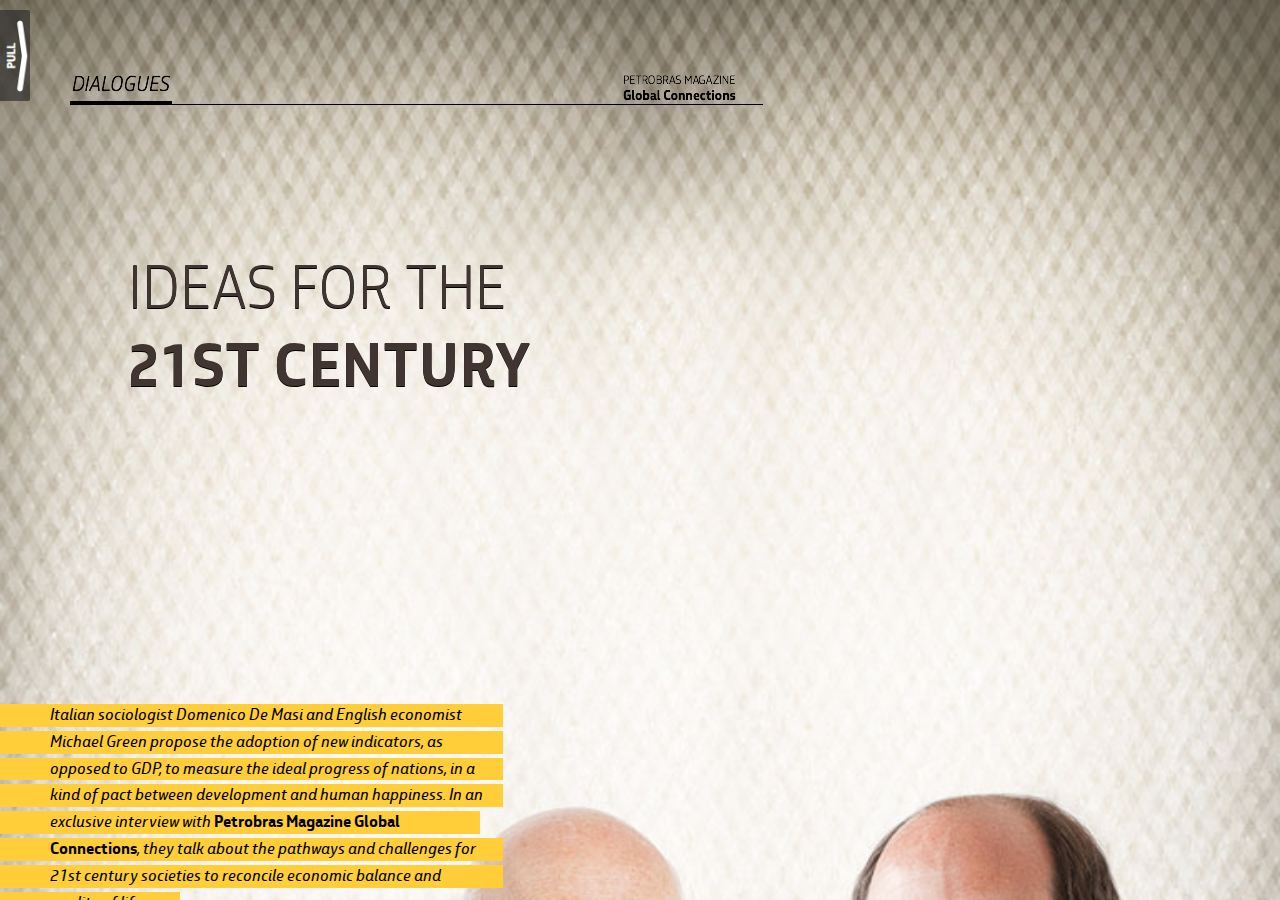
<file: dialogues/dialogues.html>
<!doctype html>
<html lang="en">
  <head>
  		<meta charset="utf-8">
		<meta name="viewport" content="width=device-width initial-scale=1.0 maximum-scale=1.0" />

		<title>Dialogues || Petrobras Magazine Global Connections</title>


		<link rel="stylesheet" type="text/css" href="../css/pmgc.css" />

		<link rel="stylesheet" type="text/css" href="css/dialogues.css" />
		<link rel="stylesheet" type="text/css" href="css/dialogues-LayerHeights.css" />

		<!-- Menu ( Css - Js )-->
	  	<link rel="stylesheet" href="../css/jquery.mobile-1.4.2.css">
        <link rel="stylesheet" href="../css/jqm-demos.css">
		
        
        <script src="../js/jqueryPMGC.min.js"></script>
    
        

        <script type="text/javascript">

            $( document ).on( "pagecreate", "#demo-page", function() {

                $("#slide1").click(function(e){
                    e.preventDefault();
                        $.scrollTo( this.hash, 500);
                        return false;
                });

                $( document ).on( "swipeleft swiperight", "#demo-page", function( e ) {
                    // We check if there is no open panel on the page because otherwise
                    // a swipe to close the left panel would also open the right panel (and v.v.).
                    // We do this by checking the data that the framework stores on the page element (panel: open).
                    if ( $( ".ui-page-active" ).jqmData( "panel" ) !== "open" ) {
                        if ( e.type === "swiperight" ) {
                            $( "#left-panel" ).panel( "open" );
                        }
                    }
                });
            });

        </script>
  
		<!-- Color Box ( Css - Js )-->
		<link rel="stylesheet" href="../css/lightbox.css" />
        <link rel="stylesheet" href="../css/colorbox.css" />
		<script src="../js/jquery.colorbox.js"></script>

        
    
        
		<script>
			$(document).ready(function(){
				//Examples of how to assign the Colorbox event to elements
				$(".dialoguesGallery").colorbox({rel:'dialoguesGallery', width:"90%", height:"auto"});
				
				//Example of preserving a JavaScript event for inline calls.
				$("#click").click(function(){ 
					$('#click').css({"background-color":"#f00", "color":"#fff", "cursor":"inherit"}).text("Open this window again and this message will still be here.");
					return false;
				});

				
			});
		</script>
        
        
        

				

  </head>

  <body>
  		<div data-role="page" id="demo-page" data-url="demo-page" tabindex="0" class="ui-page ui-page-theme-a ui-page-active" style="min-height: 1024px; margin:0; padding:0;">

            <div class="ui-panel-wrapper">
               
                <div role="main" class="ui-content" id="content">

					<!--
					############################################
					Contenidos de la Revista
					-->
                  
                    <div class="pullBar"><img src="../imgs/pullBar.png"></div>

					<div id="wrapper">

						<div id="scroller">

							<section>

								<div class="pixel background" data-stellar-ratio="1">
									<div class="title" >
										<h1 >
											Ideas for the<br>
											<span class="Big">21st century</span>
										</h1>
									</div>

									<div class="footer">
										<img src="imgs/footerDialogues.png">
									</div>
									
								</div>



								
								<div class="pixel fotos" data-stellar-ratio="1.2">
									<div class="first-QuestionBox">
										<p class="question"><span class="nombrePregunta">PMGC:</span><br> You both propose, each in your own way, new ways to measure the social development of nations. How can that be done?</p>
									</div>

									<div class="second-QuestionBox">
										<p class="question"><span class="nombrePregunta">PMGC:</span><br> How did the concepts of the Social Competitiveness Index, Social Progress Index and Gross National Happiness Index come to be born?</p>
									</div>

									<div class="third-QuestionBox">
										
										<p class="question"><span class="nombrePregunta">PMGC:</span> What do you think of the Brazilian model of society?</p>
									</div>

									<img class="first-speaker-picture" src="imgs/michael-green.jpg">
									<img class="second-speaker-picture" src="imgs/domenico-de-masi.jpg">

									<img class="third-picture" src="imgs/foto-3.jpg">
									<img class="fourth-picture" src="imgs/foto-4.jpg">

								</div><!-- fin de fotos -->


								<div class="pixel infoGraphics" data-stellar-ratio="1.4">

									
                                    
                                    <div class="second-picture">
                                    	<div style="position:relative;">
                                        <img id="pulsodialogues_izq" src="imgs/burbu-izquierda.png">
                                        <img id="pulsodialogues" src="imgs/burbujasjuntas.png">
                                        <img id="pulsodialogues_dere" src="imgs/burbu-derecha.png">
                                        </div>
									<img class="fotoCabezasFondo" src="imgs/foto-2_clean.png">
									</div>

									<img class="first-pleca" src="imgs/dialogues-pleca1.png">
									<img class="second-pleca" src="imgs/dialogues-pleca2.png">
									<img class="third-pleca" src="imgs/dialogues-pleca3.png">
									<img class="fourth-pleca" src="imgs/dialogues-pleca4.png">

									<img class="first-speaker-pleca" src="imgs/pleca-green.png">
									<img class="second-speaker-pleca" src="imgs/pleca-de-masi.png">



									<div class="marquee">
										<h3>Using SPI and GNH </h3>
										<p>The first initiative to use the Social Progress Index (SPI) in Brazil occurred in the Amazon, instigated by the Amazon Institute for Man and the Environment (Imazon). Based on the same statistical method as used for global SPI, the Amazonian Index adopts indicators that reflect the social reality of 24 million people in 772 municipalities, using recent public data of relevance to the region’s specific characteristics. According to the study, 98.5% of the Amazon’s municipalities have a lower SPI than the national average. The survey found no correlation between social progress and deforestation. </p>

										<p>The Gross National Happiness (GNH) index was established in Bhutan, in the 1970s, by King Igme Wangchuck. It is designed to measure the rate of a country’s development not only by its economic progress, but also the wellbeing of its population and how it treats the environment, among other criteria, such as family stability and security. It was adopted in 1972 by the small Buddhist country instead of GDP. Since then, the Bhutanese government has guided its public management with four assumptions: sustainable and equitable economic development, preservation of culture, conservation of the environment, and good governance.</p>
									</div>

								</div><!-- fin de infographics -->

								<div class="pixel textos" data-stellar-ratio="1.6">
									    
									<div class="sectionHeader"><img src="imgs/dialoguesHeader.png"></div>
									  <div class="lineasSubHead">
									    <p style="max-width:460px;">Italian sociologist Domenico De Masi and English economist </p>
									    <p style="max-width:450px;">Michael Green propose the adoption of new indicators, as </p>
									    <p style="max-width:480px;">opposed to GDP, to measure the ideal progress of nations, in a</p>
									    <p style="max-width:490px;">kind of pact between development and human happiness. In an</p>
									    <p style="max-width:410px;">exclusive interview with <span class="enfasis">Petrobras Magazine Global</span></p>
									    <p style="max-width:480px;"><span class="enfasis">Connections</span>, they talk about the pathways and challenges for </p>
									    <p style="max-width:450px;">21st century societies to reconcile economic balance and</p>
									    <p style="max-width:110px;">quality of life</p>
									  </div>


									  <div class="intro-Article">
									    <article class="txtCol left-align">
										    <p><span class="dropCaps" style="color:#ffcb31 !important;">I</span>n this latest book, Mappa Mundi, Domenico De Masi proposes the adoption of Gross National Happiness (GNH), an index created in the 1970s in Bhutan, as an alternative to measure the degree of a country’s development. Economist Michael Green, co-creator of the Social Progress Index, believes that the widespread use of the indicator, which correlates social and economic development, may lead countries into a kind of competition based on the reduction of inequalities. Inthis interview, both talk about new ideas that can help the planet move forward towards more sustainable and fairer development.</p>
									    </article>
									  </div>

									  <div class="first-AnswerBox">
									    <article class="txtCol right-align">
									   		<p><span class="nombre">De Masi:</span> I believe that one should calculate both GDP and GNH. The two main enemies of happiness are consumerism and competitiveness. Currently, in all Western countries, advertising induces alienating needs, banks make loans to enable the purchase of these products, and companies produce items that quickly replace those already purchased. This neurotic race produces, on the one hand, a rich group, always small in number and increasingly rich, and on the other hand a mass of poor people always numerous and increasingly poor. According to the UN, in 2000, when there were 6 billion people on the planet, 20% of people were rich and 80% were poor. In 2050, when there will be 9.3 billion people, 12% will be rich and 88% poor. If this really happens, we will certainly have a third world war.</p>
										    <p><span class="nombre">Green:</span> There are three indispensable factors. The first is: does the population have the basic survival needs – food, water, shelter and security? The second element is: do people have access to the components, the assets that will enable them to build a better life, such as basic education, information, health infrastructure and a sustainable environment? And the third dimension is: does every individual have the opportunity to develop their lives in the way they wish to without obstacles? Do people have rights and freedom of choice, and do they live in a tolerant society with access to higher education? We came to these definitions through literature, bibliographies, the compilation of ideas and testing with people, but obviously not everyone agrees with it all, or with a single definition of social progress. However, we have tested these definitions with politicians, economists, entrepreneurs, philosophers, people in pubs, and they seem to be sufficient to understand to a reasonable degree what makes a good and functional society in a relatively universal manner. The key to the definition of social progress is that we don’t have GDP in the model. The UN’s Human Development Index, the Organization for Economic Cooperation and Development (OECD)’s Better Life Index – all of these initiatives include GDP and other economic indicators, and then add social indicators afterwards. At our NGO, the Social Progress Imperative, we seek to analyze the relationship between economic and social development.</p>
									    </article>
									  </div>

									  <div class="second-AnswerBox">
									    <article class="txtCol left-align">
									       <p><span class="nombre">De Masi:</span> The world, and especially the West, is currently set to neoliberal thinking, which is based on the assumption that the planet’s resources are infinite, that progress will be infinite, that the competitive market automatically regulates power relations that develop in society, that social conflicts are always harmful, that the rich are rich because they deserve to be, and that the poor are poor because they in turn deserve to be. This type of thinking, which came to the fore with Ronald Reagan and Margaret Thatcher, conquered the whole world and created a huge amount of damage to economic and social plans. Based on this single philosophy, the economy dominates politics, finance dominates the economy, and credit rating agencies dominate finance. And most disturbing of all is that this increases the worldwide gap between rich and poor. The 85 richest people in the world today, according to a Forbes magazine ranking, have accumulated wealth equivalent to that of 3.5 billion poor people. And that leads to the suicide of capitalism itself, because production increases while consumption decreases. In Mappa Mundi, in addition to the neoliberal model, I tested many others, from the Indian to the Chinese, from Japanese to Muslim, from Socialist to Communist. Each of these models has positive aspects that should be executed and negative aspects that should be expelled from the new ideal, utopian model, which may lead the post-industrial world to emerge from its current crisis.</p>

										   <p><span class="nombre">Green:</span> In 2009, Matthew Bishop and I wrote an article called The Capital Curve for a Better World, in which we said that if you have an idea to make a profit, it is relatively easy to take it to a significant scale. Investors, venture capital, private equity funds, public share offers. This kind of idea can come out of nowhere and quickly become large in scale. Social innovations encounter considerably more difficulties. And we said that there is a gap in the equity curve because of the way these innovations need to leap from NGOs to philanthropists and governments. These leaps are difficult. And in this article we mentioned the idea of a Social Competitiveness Index, which is where our project began, and soon evolved into the Social Progress Index. Something that we emphasize is that there is a fairly close link between social progress and happiness, but they are still two different things. It is possible to live in a society that is happy, but full of failings. And it is possible to live in a society that is perfectly functional but unhappy. So these concepts overlap, but are different. And what we are trying to measure is whether a society is “good” and functional. Philosophically, we’re following the Aristotelian tradition and seeking to measure the eudemonia [term referring to wellbeing derived from the Greek “eu,” or “good,” and “daimōn,” or “spirit”], while happiness is a concept in the utilitarian tradition.</p>
									      
									    </article>
									  </div>

									  <div class="third-AnswerBox">
									    <article class="txtCol right-align">
											<p><span class="nombre">De Masi:</span> Brazil’s current model,based on peace and the reduction of inequalities, is a path of salvation for the whole world. In Brazil, priority should be given to the simultaneous struggle against corruption, violence, illiteracy and social inequalities.</p>
											<p> Fortunately, the Brazilian people have knowledge of these four priorities and denounce them using all the tools at their disposal: the internet, street demonstrations, and electoral behavior. Brazil features some very positive aspects, including marriage between people of different races, religions or of the same sex; the low level of conflict among the various ethnic and racial groups in the country; the undeniable reduction in distance in the gap between rich and poor, with a middle class that in the West is shrinking, while in Brazil it has grown; and the propensity for peace. While,in 500 years, Europe has given rise to hundreds of wars, Brazil had a single war, with Paraguay. It won’t be easy, for the neoliberal countries, to accept the Brazilian model, but sooner or later, the increasing social imbalances will not allow an alternative.
											</p>
											<p><span class="nombre">Green:</span> According to Social Progress Index data, Brazil is doing slightly better than average in transforming GDP into social progress. In general, Latin America tends to have a good performance in this regard. Emerging countries such as India, China and Russia have not yet achieved the same level of alignment between economic development and social progress, while Brazil presents standards in line with developed countries. However, there are countries in South and Central America more advanced than Brazil in the transformation of GDP into social progress, particularly Uruguay and Costa Rica.</p>
									    </article> 
									  </div>

									 <!--  <div class="galleryBtn">
										  <a class="dialoguesGallery ui-link cboxElement" href="imgs/dialogues/Steve_Wozniak___Steve_Jobs_Office.jpg" title="Steve Wozniak and Steve Jobs, founders of Apple">Photo Gallery</a>

										  <a class="dialoguesGallery ui-link cboxElement" href="imgs/dialogues/DSC1964OK.jpg" title="Coppe LAMCE Engineering Computational Methods Laboratory, building at the UFRJ Technology Park"></a>
										  <a class="dialoguesGallery ui-link cboxElement" href="imgs/dialogues/Intel78-chip.jpg" title="Chip created by Intel in 1978"></a>
										  <a class="dialoguesGallery ui-link cboxElement" href="imgs/dialogues/Early-Keyboard.jpg" title="One of the first computer keyboards"></a>
										  <a class="dialoguesGallery ui-link cboxElement" href="imgs/dialogues/Fairchild8-Traitorous-8.jpg" title="The “Traitorous Eight,” the group of eight engineers who founded Fairchild Semiconductor, a company that produced the first commercially available integrated circuit"></a>
									  </div> -->
									 
									 

									<div class="toTop"> <a href="javascript:backtotop()" class="ui-link"><img src="../imgs/backToTopBtn.png"></a> </div>
									
								</div><!-- / End textos -->
								
								
							</section><!-- / End Section -->

						</div><!-- / End Scroller -->

					</div><!-- / End Wrapper -->
			
					<!--
					End - Contenidos de la Revista
					############################################
					-->

				</div><!-- / End Content -->

			</div><!-- / End ui-panel-wrapper -->
            

            <div data-role="panel" id="left-panel" data-theme="b"  data-position-fixed="true" class="ui-panel ui-panel-position-left ui-panel-display-reveal ui-panel-closed ui-body-b ui-panel-animate">

				<div class="ui-panel-inner">
	                <p><a href="../index.html" class="ui-link" rel"external" data-ajax="false">Cover</a></p>
                    <p><a href="../welcome/welcome.html" class="ui-link" rel"external" data-ajax="false">Welcome</a></p>
	                <p><a href="../index/indice.html" class="ui-link" rel"external" data-ajax="false">Index</a></p>
	                <p><a href="../dialogues/dialogues.html"class="ui-link" rel"external" data-ajax="false">Dialogues</a></p>
	                <p><a href="../allOver/allOver.html" class="ui-link" rel"external" data-ajax="false">All Over</a></p>
	                <p><a href="../energyGeek/energygeek.html" class="ui-link" rel"external" data-ajax="false">Energy Geek</a></p>
	                <p><a href="../prisma/prisma.html" class="ui-link" rel"external" data-ajax="false">Prisma</a></p>
                    <p><a href="../overTheSeas/overtheseas.html" class="ui-link" rel"external" data-ajax="false">Over the Seas</a></p>
                    <p><a href="../dimensions/dimensions.html"class="ui-link" rel"external" data-ajax="false">New Dimensions</a></p>
                    <p><a href="../frontiers/frontiers.html" class="ui-link" rel"external" data-ajax="false">Frontiers</a></p>
	                <p><a href="../profile/profile.html" class="ui-link" rel"external" data-ajax="false">Profile</a></p>   
	                <p><a href="../artBook/artbook.html" class="ui-link" rel"external" data-ajax="false">Art Book</a></p>
	                <p><a href="../bigbang/bigbang.html" class="ui-link" rel"external" data-ajax="false">Big Bang</a></p>
	                <p><a href="../credits/credits.html" class="ui-link" rel"external" data-ajax="false">Credits</a></p>
	                <a href="#" data-rel="close" class="closeBtn">Close</a>
                </div>
            </div><!-- / End Panel -->

            
        </div><!-- / End Page -->

		<script src="../js/pmgc-FrameWork.min.js"></script>
                <script>
		function pulse() {
			$('#pulsodialogues').animate({
				width: 200, height: 160, 
				opacity: 1
			}, 700, function() {
				$('#pulsodialogues').animate({
					width: 180, height: 144, 
					opacity: 1
				}, 700, function() {
					pulse();
				});
			}); 
		};
		
		pulse();
		
	
		
		function pulse_dos() {
			$('#pulsodialogues_izq').animate({
				width: 150, height: 157, 
				opacity: 0.5
			}, 700, function() {
				$('#pulsodialogues_izq').animate({
					width: 130, height: 136, 
					opacity: 1
				}, 700, function() {
					pulse_dos();
				});
			}); 
		};
		
		pulse_dos(); 
		
		
		function pulse_tres() {
			$('#pulsodialogues_dere').animate({
				width: 150, height: 157, 
				opacity: 0.5
			}, 700, function() {
				$('#pulsodialogues_dere').animate({
					width: 130, height: 136, 
					opacity: 1
				}, 700, function() {
					pulse_tres();
				});
			}); 
		};
		
		
		pulse_tres(); 
		
		
		</script>

  </body>

</html>
</file>
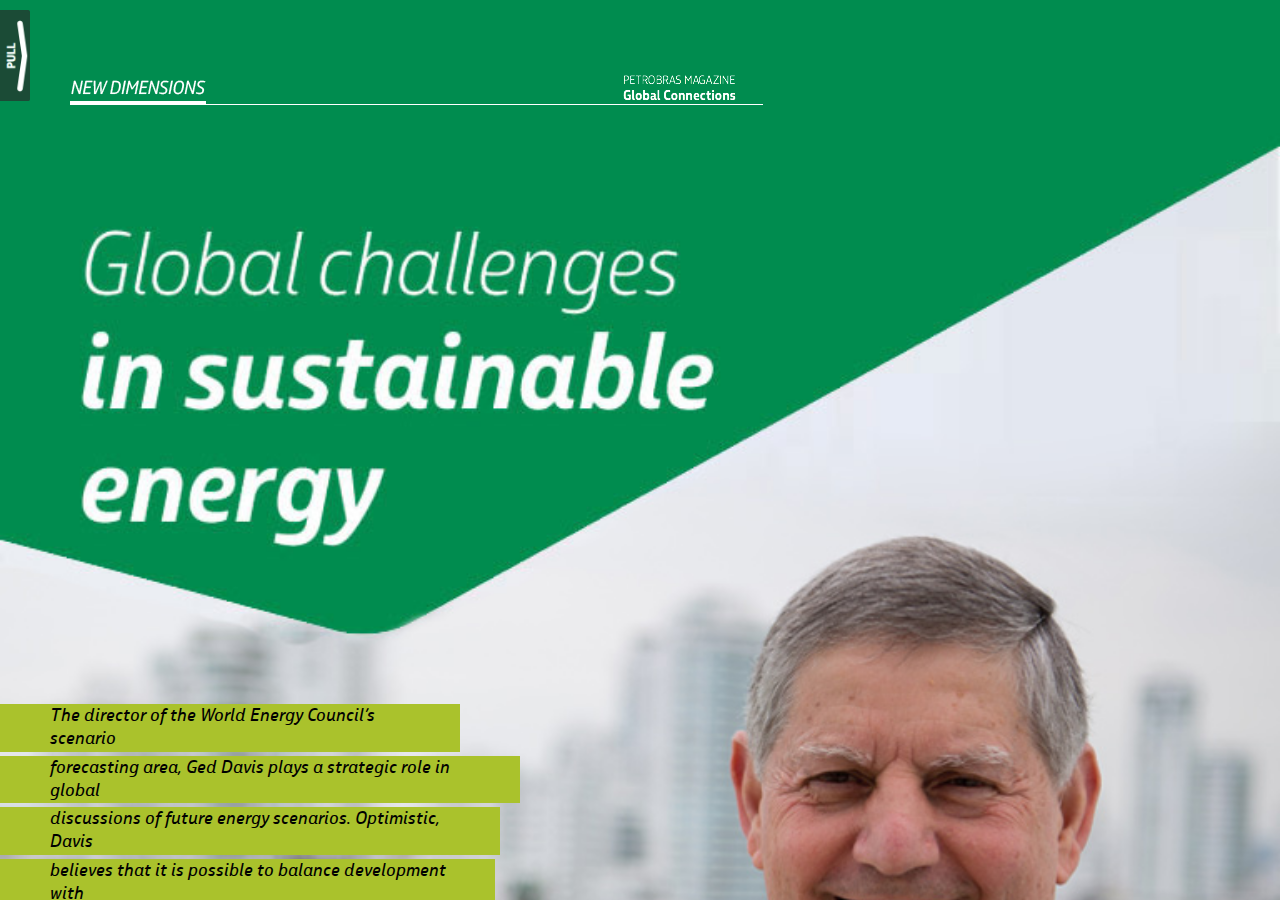
<file: dimensions/dimensions.html>
<!doctype html>
<html lang="en">
<head>
	<meta charset="utf-8">
	<meta name="viewport" content="width=device-width initial-scale=1.0 maximum-scale=1.0" />

	<title>Dimensions || Petrobras Magazine Global Connections</title>
  	<link rel="stylesheet" type="text/css" href="../css/pmgc.css" />

	<link rel="stylesheet" type="text/css" href="css/dimensions.css" />
	<link rel="stylesheet" type="text/css" href="css/dimensions-LayerHeights.css" />

	<!-- Menu ( Css - Js )-->
  	<link rel="stylesheet" href="../css/jquery.mobile-1.4.2.css">
    <link rel="stylesheet" href="../css/jqm-demos.css">
	
    <script src="../js/jqueryPMGC.min.js"></script>
    <script type="text/javascript">

            $( document ).on( "pagecreate", "#demo-page", function() {

                $("#slide1").click(function(e){
                    e.preventDefault();
                        $.scrollTo( this.hash, 500);
                        return false;
                });

                $( document ).on( "swipeleft swiperight", "#demo-page", function( e ) {
                    // We check if there is no open panel on the page because otherwise
                    // a swipe to close the left panel would also open the right panel (and v.v.).
                    // We do this by checking the data that the framework stores on the page element (panel: open).
                    if ( $( ".ui-page-active" ).jqmData( "panel" ) !== "open" ) {
                        if ( e.type === "swiperight" ) {
                            $( "#left-panel" ).panel( "open" );
                        }
                    }
                });
            });

    </script>
  
	<!-- Color Box ( Css - Js )-->
	<link rel="stylesheet" href="../css/lightbox.css" />
    <link rel="stylesheet" href="../css/colorbox.css" />
	<script src="../js/jquery.colorbox.js"></script>
	<script>
			$(document).ready(function(){
				//Examples of how to assign the Colorbox event to elements
				$(".dialoguesGallery").colorbox({rel:'dialoguesGallery', width:"90%", height:"auto"});
				
				//Example of preserving a JavaScript event for inline calls.
				$("#click").click(function(){ 
					$('#click').css({"background-color":"#f00", "color":"#fff", "cursor":"inherit"}).text("Open this window again and this message will still be here.");
					return false;
				});
			});
	</script>

</head>

<body>
  	<div data-role="page" id="demo-page" data-url="demo-page" tabindex="0" class="ui-page ui-page-theme-a ui-page-active" style="min-height: 1024px; margin:0; padding:0;">

        <div class="ui-panel-wrapper">

        	<!-- ****** Contenidos de la Revista  ****** -->
               
            <div role="main" class="ui-content" id="content">

                <div class="pullBar"><img src="../imgs/pullBar.png"></div>

				<div id="wrapper">

					<div id="scroller">

						<section>

						<div class="layer background" data-stellar-ratio="1">
							
							<div class="title" >
								
							</div>

							<div class="footer">
								<img src="imgs/footerDimensions.png">
							</div>
									
						</div> <!-- End of BackGround -->

								
						<div class="layer layer1" data-stellar-ratio="1.2">
							
							<img class="first-picture" src="imgs/foto-1.png">

							
							

						</div><!-- fin de fotos -->


						<div class="layer layer2" data-stellar-ratio="1.4">

							<div class="first-QuestionBox">
								<p class="question"><span class="nombrePregunta">PMGC:</span><br> Is it possible to reconfigure the energy system to make it more sustainable?</p>
							</div>

							<div class="second-QuestionBox">
								<p class="question"><span class="nombrePregunta">PMGC:</span><br> What are the main priorities and challenges on the path to sustainable development?</p>
							</div>

							<div class="third-QuestionBox">
								
								<p class="question"><span class="nombrePregunta">PMGC:</span> How can we feasibly achieve this urban reconfiguration in a context of cities marked by uncontrolled growth?</p>
							</div>

							<div class="fourth-QuestionBox">
								
								<p class="question"><span class="nombrePregunta">PMGC:</span> You mentioned that we may be on the path to universal access to energy in 20 years. Is this really feasible?</p>
							</div>	

							<div class="fifth-QuestionBox">
								
								<p class="question"><span class="nombrePregunta">PMGC:</span> How do you view the effects of pre-salt exploration in the short and medium terms?</p>
							</div>	

							<div class="sixth-QuestionBox">
								
								<p class="question"><span class="nombrePregunta">PMGC:</span> How can we make the leap toward a more sustainable global economic model without harming development?</p>
							</div>								

							<img class="first-pleca" src="imgs/pleca1.png">

							<img class="second-pleca" src="imgs/pleca2.png">

							<img class="third-pleca" src="imgs/pleca3.png">
							




							



						</div><!-- fin de infographics -->

						<div class="layer layer3" data-stellar-ratio="1.6">
									    
							<div class="sectionHeader"><img src="imgs/dimensionsHeader.png"></div>
							<div class="lineasSubHead">
							    <p style="max-width:390px;">The director of the World Energy Council’s scenario</p>
							    <p style="max-width:450px;">forecasting area, Ged Davis plays a strategic role in global</p>
							    <p style="max-width:430px;">discussions of future energy scenarios. Optimistic, Davis</p>
							    <p style="max-width:425px;">believes that it is possible to balance development with</p>
							    <p style="max-width:450px;">environmental preservation and points out some paths for</p>
							    <p style="max-width:310px;">us to achieve universal access to energy</p>
							</div>


							<div class="intro-Article">
							    <article class="txtCol left-align DoubleSize">
								    <p><span class="dropCaps">I</span>n London, the economist gave an exclusive interview to <span class="enfasis">Petrobras Magazine Global Connections</span>, in which he talked about the urban reconfiguration of cities, the change in energy use culture and the sector’s challenges for sustainable economic development.</p>
							    </article>
							</div>


							<div class="first-Txt">
								<article class="txtCol left-align DoubleSize">
								<h3>Rule of Seven </h3>
									<p>Ged Davis has developed what he calls the “rule of seven.” “When you say you are working with prospects for 2020 or 2050, people get very excited about finding out the end result,” he explains, “but in general, the truth is that when you work looking to 2030, you don’t resolve everything and then wait 15 years to see whether you got it right. You go back and revise the forecast in a few years.” The rule of seven says that, when we work on analysis with a time horizon of 20 years, we should divide this number by seven and reconsider the work around three years from now. Likewise, when we work with a time horizon of 50 years, it will probably be necessary to revise the work within seven or eight years.</p>
								</article>
							</div>

							<div class="first-AnswerBox">
							    <article class="txtCol right-align">
							   		<p><span class="nombre">Davis:</span> For five years, until 2012, I was the co-president of the Global Energy Assessment [a group of specialists formed by the International Institute for Applied Systems Analysis to make forecasts about the global energy scenario]. This work involved around 300 researchers across the planet, aimed at examining what we need to do to achieve what we saw as a sustainable world. It also provided the requirements for us to achieve universal access to energy within 20 years, as well as examples of plausible trajectories for the global energy system to keep climate change within the 2°C limit established by the IPCC [Intergovernmental Panel on Climate Change]. However, we need to consider that the energy system in itself moves slowly, with a lot of inertia. Nevertheless, what we can change is the way we see what matters in the energy world, and new ways of thinking lead to new directions in terms of policies, prices and investments. I believe we have the tools needed to create a sustainable world. The question we should answer is whether this is really what we want and whether we are prepared to pay for it.</p>
							    </article>
  						    </div>
  						    <div class="second-AnswerBox">
							    <article class="txtCol right-align">
							   		<p><span class="nombre">Davis:</span> Since 1850, the global energy system has slowly but steadily become more efficient. One aspect of this system has been de-carbonization, which is essentially reflected in the movement from wood to coal, the introduction of oil, then the introduction of natural gas and now, in some countries, the developmentof nuclear, wind and solar power. I believe that, in most of the scenarios, this trend will continue. However, in line with historical data, the evolution in efficiency and de-carbonization may be too slow for us to achieve our current sustainability goals. We are also working with more radical scenarios, focused on the need for a fundamental energy transition. At the Global Energy Assessment, we analyzed around 40 possible futures in which the IPCC targets could be achieved. However, this now seems increasingly difficult to achieve in practice. Given the existing government commitments, we are on the path to an increase of 3.5 to 4°C. On the more radical side, there are scenarios emerging now, and being seriously examined, which consider the possibility of rapid growth in the use of electric vehicles, the reconfiguration of cities and ever more sustainable urban development. This is likely to lead to rapid improvements in energy efficiency, which has been hard to achieve, but there are people starting to explore more radical futures.</p>
							    </article>
  						    </div>
  						    <div class="third-AnswerBox">
							    <article class="txtCol left-align">
							   		<p><span class="nombre">Davis:</span> A lot can be done from the bottom up. There are always positive models. These issues have a long lifespan, they aren’t easy to change, and they are even more complicated when funding is limited. However, this has not stopped various developments from happening. Among cities with the most resources, London is an example. You don’t reconfigure the whole city, but parts of it. And when people invest in these areas, they become models. The Middle East has some very unique examples; they are models of transformation. And you have private companies developing experimental bases. They may be new electric vehicles or new smart homes. There is great scope for experimentation in new buildings. Nevertheless, we need to take care. There is always a limit to what people are prepared to spend on energy. There are some major challenges and we shouldn’t underestimate them, but we live in a world that is moving toward greaterorganization. And the biggest challenge for us is to take these new examples from the front line to the political authorities, and show them economically feasible ways of working with them.</p>
							    </article>
  						    </div>
  						    <div class="fourth-AnswerBox">
							    <article class="txtCol right-align">
							   		<p><span class="nombre">Davis:</span> The Global Energy Assessment studied how we could achieve this, and estimated the need for global spending of around US$40 billion per year for 15 years. This work was largely funded by the United Nations, which established an organization called Sustainable Energy for All, which is working to achieve this goal. The key issue, of course, is to obtain the US$40 billion per year. In a way, this is a relatively small share of global energy investment. In all, we invest around US$1.2 trillion annually, so if we wanted to do it, we could. Realistically, if we examine the World Energy Council’s scenarios, we won’t have universal access even in 2050. We still envisage something between 400 and 800 million people without access to energy, perhaps up to 1 billion, in a world that continues to grow at the current pace in terms of population. However, we shouldn’t forget that some countries have already made a lot of progress in these areas.</p>
							    </article>
  						    </div>

  						    <div class="fifth-AnswerBox">
							    <article class="txtCol right-align">
							   		<p><span class="nombre">Davis:</span> The existence of larger petroleum resources than we had previously assumed provides an opportunity for substantial development in Brazilian production, although not without costs and challenges. The very fast development of resources is always a challenge for a country’s economic administration. New advances, money, new exports – all this tends to shift the balance in a direction oriented to these resources. Brazil needs to consider these issues. In part, this is to do with the pace of development, and this is an issue that any government will have to deal very carefully with in the coming decades. Petrobras is a major player, and I imagine that it will be for a long time, especially in the context of pre-salt. Nevertheless, it also has all the scope of challenges of a global player.</p>
							    </article>
  						    </div>

  						     <div class="sixth-AnswerBox">
							    <article class="txtCol right-align">
							   		<p><span class="nombre">Davis:</span> We have seen great changes in the technologies we use over the last 100 years, with immense potential for the development of more efficient equipment, and perhaps new energy options. Over the last 20 years, we have seen considerable changes in our values with regard to the environment. We have a highly inventive and welleducated emerging generation that has a good chance of successfully tackling these issues. However, let’s be clear – we need both: we want a world for our grandchildren that is as prosperous and as clean as the one we inherited, and hopefully even better. I believe that the two things are possible. If we continue to move ahead, we will need tougher and more efficient regulation in some countries. Maybe we need market incentives. Maybe we need carbon markets, as already exist in certain countries, to encourage people to take climate change more seriously. We need more work to protect the Amazon. It is this set of actions that will provide us with the capacity to deal with these issues.</p>
							    </article>
  						    </div>
							

						<!-- 	<div class="galleryBtn">
								<a class="dialoguesGallery ui-link cboxElement" href="imgs/dialogues/Steve_Wozniak___Steve_Jobs_Office.jpg" title="Steve Wozniak and Steve Jobs, founders of Apple">Photo Gallery</a>
								<a class="dialoguesGallery ui-link cboxElement" href="imgs/dialogues/DSC1964OK.jpg" title="Coppe LAMCE Engineering Computational Methods Laboratory, building at the UFRJ Technology Park"></a>
								<a class="dialoguesGallery ui-link cboxElement" href="imgs/dialogues/Intel78-chip.jpg" title="Chip created by Intel in 1978"></a>
								<a class="dialoguesGallery ui-link cboxElement" href="imgs/dialogues/Early-Keyboard.jpg" title="One of the first computer keyboards"></a>
								<a class="dialoguesGallery ui-link cboxElement" href="imgs/dialogues/Fairchild8-Traitorous-8.jpg" title="The “Traitorous Eight,” the group of eight engineers who founded Fairchild Semiconductor, a company that produced the first commercially available integrated circuit"></a>
							</div> -->
							
							<div class="toTop">
								<a href="javascript:backtotop()" class="ui-link"><img src="../imgs/backToTopBtn.png"></a>
							</div>
									
						</div><!-- / End textos -->
								
								
						</section><!-- / End Section -->

						</div><!-- / End Scroller -->

					</div><!-- / End Wrapper -->
			
				<!-- End - Contenidos de la Revista -->

			</div><!-- / End Content -->

		</div><!-- / End ui-panel-wrapper -->
            

        <div data-role="panel" id="left-panel" data-theme="b"  data-position-fixed="true" class="ui-panel ui-panel-position-left ui-panel-display-reveal ui-panel-closed ui-body-b ui-panel-animate">

			<div class="ui-panel-inner">
	                <p><a href="../index.html" class="ui-link" rel"external" data-ajax="false">Cover</a></p>
                    <p><a href="../welcome/welcome.html" class="ui-link" rel"external" data-ajax="false">Welcome</a></p>
	                <p><a href="../index/indice.html" class="ui-link" rel"external" data-ajax="false">Index</a></p>
	                <p><a href="../dialogues/dialogues.html"class="ui-link" rel"external" data-ajax="false">Dialogues</a></p>
	                <p><a href="../allOver/allOver.html" class="ui-link" rel"external" data-ajax="false">All Over</a></p>
	                <p><a href="../energyGeek/energygeek.html" class="ui-link" rel"external" data-ajax="false">Energy Geek</a></p>
	                <p><a href="../prisma/prisma.html" class="ui-link" rel"external" data-ajax="false">Prisma</a></p>
                    <p><a href="../overTheSeas/overtheseas.html" class="ui-link" rel"external" data-ajax="false">Over the Seas</a></p>
                    <p><a href="../dimensions/dimensions.html"class="ui-link" rel"external" data-ajax="false">New Dimensions</a></p>
                    <p><a href="../frontiers/frontiers.html" class="ui-link" rel"external" data-ajax="false">Frontiers</a></p>
	                <p><a href="../profile/profile.html" class="ui-link" rel"external" data-ajax="false">Profile</a></p>   
	                <p><a href="../artBook/artbook.html" class="ui-link" rel"external" data-ajax="false">Art Book</a></p>
	                <p><a href="../bigbang/bigbang.html" class="ui-link" rel"external" data-ajax="false">Big Bang</a></p>
	                <p><a href="../credits/credits.html" class="ui-link" rel"external" data-ajax="false">Credits</a></p>
	                <a href="#" data-rel="close" class="closeBtn">Close</a>
                </div><!-- / End Panel -->

            
    </div><!-- / End Page -->


	<script src="../js/pmgc-FrameWork.min.js"></script>

</body>

</html>
</file>
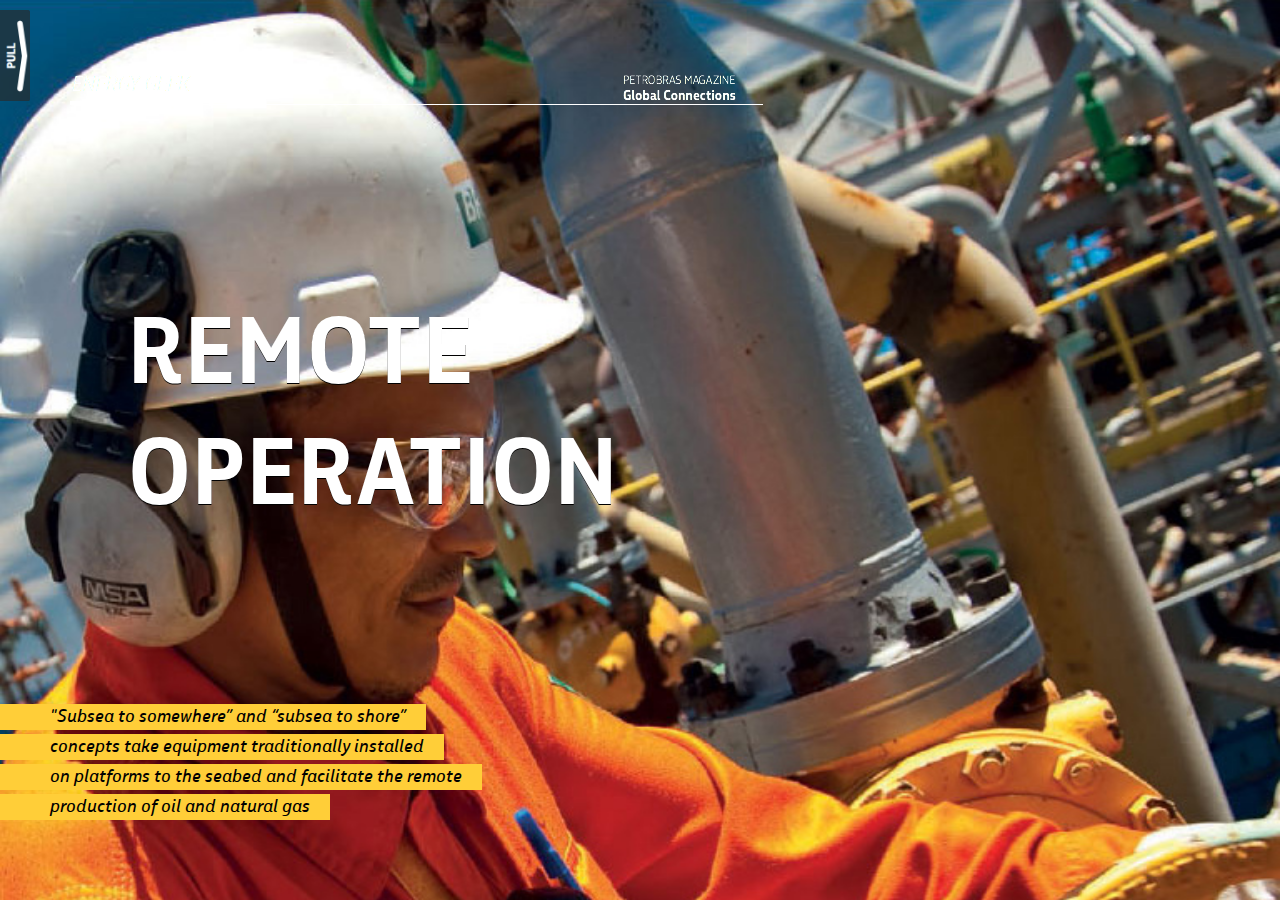
<file: energyGeek/energygeek.html>
<!doctype html>
<html lang="en">
<head>
	<meta charset="utf-8">
	<meta name="viewport" content="width=device-width initial-scale=1.0 maximum-scale=1.0" />

	<title>Energy Geek || Petrobras Magazine Global Connections</title>
  	<link rel="stylesheet" type="text/css" href="../css/pmgc.css" />

	<link rel="stylesheet" type="text/css" href="css/energy.css" />
	<link rel="stylesheet" type="text/css" href="css/energy-LayerHeights.css" />

	<!-- Menu ( Css - Js )-->
  	<link rel="stylesheet" href="../css/jquery.mobile-1.4.2.css">
    <link rel="stylesheet" href="../css/jqm-demos.css">
	
    <script src="../js/jqueryPMGC.min.js"></script>
    <script type="text/javascript">

            $( document ).on( "pagecreate", "#demo-page", function() {

                $("#slide1").click(function(e){
                    e.preventDefault();
                        $.scrollTo( this.hash, 500);
                        return false;
                });

                $( document ).on( "swipeleft swiperight", "#demo-page", function( e ) {
                    // We check if there is no open panel on the page because otherwise
                    // a swipe to close the left panel would also open the right panel (and v.v.).
                    // We do this by checking the data that the framework stores on the page element (panel: open).
                    if ( $( ".ui-page-active" ).jqmData( "panel" ) !== "open" ) {
                        if ( e.type === "swiperight" ) {
                            $( "#left-panel" ).panel( "open" );
                        }
                    }
                });
            });

    </script>
  
	<!-- Color Box ( Css - Js )-->
	<link rel="stylesheet" href="../css/lightbox.css" />
    <link rel="stylesheet" href="../css/colorbox.css" />
	<script src="../js/jquery.colorbox.js"></script>
	<script>
			$(document).ready(function(){
				//Examples of how to assign the Colorbox event to elements
				$(".dialoguesGallery").colorbox({rel:'dialoguesGallery', width:"90%", height:"auto"});
				
				//Example of preserving a JavaScript event for inline calls.
				$("#click").click(function(){ 
					$('#click').css({"background-color":"#f00", "color":"#fff", "cursor":"inherit"}).text("Open this window again and this message will still be here.");
					return false;
				});
			});
	</script>

</head>

<body>
  	<div data-role="page" id="demo-page" data-url="demo-page" tabindex="0" class="ui-page ui-page-theme-a ui-page-active" style="min-height: 1024px; margin:0; padding:0;">

        <div class="ui-panel-wrapper">

        	<!-- ****** Contenidos de la Revista  ****** -->
               
            <div role="main" class="ui-content" id="content">

                <div class="pullBar"><img src="../imgs/pullBar.png"></div>

				<div id="wrapper">

					<div id="scroller">

						<section>

						<div class="layer background" data-stellar-ratio="1">
							
							<div class="title" >
								<h1 >
									<span class="Big">
										REMOTE <br>OPERATION
									</span>
								</h1>
							</div>

							<div class="footer">
								<img src="imgs/footerEnergy.png">
							</div>
									
						</div> <!-- End of BackGround -->

								
						<div class="layer layer1" data-stellar-ratio="1.2">
							

							

							<img class="first-picture" src="imgs/foto-1.png">

							<img class="second-picture" src="imgs/foto-2.png">

							<img class="third-picture" src="imgs/foto-3.png">

							<img class="fourth-picture" src="imgs/foto-4.png">

							<!-- <div class="marquee">
								<h3>CHALLENGES</h3>
								<p>Using subsea multiphase pump and other processing and pumping technologies, Petrobras’ aim is to expand knowledge of new subseato-somewhere-related technologies, permitting their application on a large scale by 2020. This application’s major challenges involve guaranteeing the electricity supply to power equipment on the seabed and the need to install pumps capable of raising the pressure of fluids, especially liquids, to transfer them to the shore. </p>

								<p>The shift to the seabed of certain types of equipment currently installed on production units is in line with the “toolbox” concept, which is aimed at enabling production in fields with manydifferent characteristics by applying varied combinations of each “tool.” Two years after these new technologies were installed, Petrobras technicians are now verifying their first results. Regarding subsea gas-liquid separation, Petrobras already has equipment capable of doing this, such as the vertical annular separation and pumping system (VASPS). However, the separated liquid needs to be pumped to the platform – hence the importance of subsea pumps.</p>
							</div> -->
							

						</div><!-- fin de fotos -->


						<div class="layer layer2" data-stellar-ratio="1.4">

							<div class="foto1-Caption">
								<div class="fotoCaption">
									<p>After two years, Petrobras’ technicians are checking the first results of the technologies</p>
								</div>
							</div>

							<div class="foto2-Caption">
								<div class="fotoCaption">
									<p>One of the benefits of subsea to somewhere is to save space on the platforms</p>
								</div>
							</div>

							<div class="foto3-Caption">
								<div class="fotoCaption">
									<p>Petrobras wants to expand the application of subsea to somewhere until 2020</p>
								</div>
							</div>
							<div class="foto4-Caption">
								<div class="fotoCaption">
									<p>The subsea multiphase pump was installed in the Barracuda field, in the Campos Basin, connected to the P-48</p>
								</div>
							</div>

							<img class="first-pleca" src="imgs/pleca1.png">

							<img class="second-pleca" src="imgs/pleca2.png">

							<img class="third-pleca" src="imgs/pleca-3.png">
							




							



						</div><!-- fin de infographics -->

						<div class="layer layer3" data-stellar-ratio="1.6">
									    
							<div class="sectionHeader"><img src="imgs/energyGeekHeader.png"></div>
							<div class="lineasSubHead">
							    <p >"Subsea to somewhere” and “subsea to shore”</p>
							    <p >concepts take equipment traditionally installed</p>
							    <p >on platforms to the seabed and facilitate the remote</p>
							    <p >production of oil and natural gas</p>

							</div>


							<div class="intro-Article">
							    <article class="txtCol left-align DoubleSize">
								    <p><span class="dropCaps" style="color:#6d92a8 !important;">O</span>ffshore oil and natural gas production is almost invariably associated with a platform, which is connected to equipment that does everything from injecting liquids and gases to increasing well flows until separating oil, natural gas and produced water.</p>
								    <p>However, what if it were possible to transfer to the seabed, near the production and injection wells, several kinds of equipment currently installed on platforms to conduct these activities? Based on this idea, two concepts have arisen and the technology areas of oil and gas companies across the world have been busy working on them: “subsea to somewhere” and “subsea to shore.”</p>
							    </article>
							</div>


							<div class="first-Txt" >
								<article class="txtCol right-align" style="width:60%; margin-left:30%">
									<p>In subsea to somewhere, the first apparent benefit is saving space on platforms by transferring equipment to the seabed. However, this application may have much broader potential, avoiding the use of new facilities to produce oil and gas. In new discoveries, depending on their size and recoverable volume, the processing and injection plants would be installed on the seabed.
</p>
<p>The volumes treated by this equipment would be transferred to a production facility in a region farther away, generally in shallower waters. Subsea to shore, on the other hand, is an even more radical concept: it entails doing all the hydrocarbon processing on the seabed and then directly transferring the volumes produced to the coast, without using a platform. The use of this concept would avoid the installation of a new production unit, thereby cutting the associated investment and operating costs.</p>
	<p>Petrobras has already carried out tests in Brazil with an eye to the future use of subsea to somewhere. One of the most notable innovations currently being applied is the subsea multiphase pump. Operating since 2012, the subsea multiphase pumping has been installed in Barracuda field, Campos Basin. Connected to production well BR-73 and platform P-48, the pump – which is able to work with gas and liquid mixed in any proportion, raising oil production – is activated by electricity conveyed by the production unit, using cutting-edge technology. The system has already increased the field’s output by around 6,000 barrels per day. Conventional subsea pumping systems have limitations with regard to the gas/liquid proportion, and so are not suited to any oil field with associated gas – a common characteristic of Brazil’s offshore reservoirs. Besides raising production, the use of subsea multiphase pump is capable of increasing the recovery factor (productivity) of reservoirs and enabling production using wells that are farther from the platform.</p>
								</article>
							</div>
							<div class="second-Txt">
								<article class="marquee-Arise">
									<h3>Arise the concepts</h3>
									<p>At the turn of the century, with the expansion of oil exploration and production into ever-deeper waters, progress in the automation field, the rising number of mature fields (areas operating for a long time that have started to produce more water) and the discovery of small accumulations of oil and gas in regions near already-installed platforms, the industry began to work with the possibility of avoiding or at least reducing the need to install new production units. This led to the development of the “subsea to somewhere” and “subsea to shore” concepts, which include the processing of liquids and gases, the transmission and distribution of electric power on the seabed, and systems for remotely operating and monitoring these activities – processes now carried out on platforms installed in fields.</p>
								</article>
							</div>
							<div class="third-Txt">
								<article class="txtCol left-align">
									
								
								</article>
							</div>
							
							<div class="third-fourth-Txt">
								<article class="txtCol left-align">
									<h3 style="font-size:22px;">Challenges</h3>
									<p>Using subsea multiphase pump and other processing and pumping technologies, Petrobras’ aim is to expand knowledge of new subseato-somewhere-related technologies, permitting their application on a large scale by 2020. This application’s major challenges involve guaranteeing the electricity supply to power equipment on the seabed and the need to install pumps capable of raising the pressure of fluids, especially liquids, to transfer them to the shore. </p>

									<p>The shift to the seabed of certain types of equipment currently installed on production units is in line with the “toolbox” concept, which is aimed at enabling production in fields with manydifferent characteristics by applying varied combinations of each “tool.” Two years after these new technologies were installed, Petrobras technicians are now verifying their first results. Regarding subsea gas-liquid separation, Petrobras already has equipment capable of doing this, such as the vertical annular separation and pumping system (VASPS). However, the separated liquid needs to be pumped to the platform – hence the importance of subsea pumps.</p>
								</article>
							</div>
							

							<div class="fourth-Txt">
								<article class="txtCol right-align marquee-Arise" style="margin-left:2%;">
									<h3>In the world</h3>
									<p> The Ormen Lange and Snohvit natural gas field projects in Norway have a characteristic as yet unusual in today’s oil industry: the entire output of the areas, located around 100 km off the country’s coast, is transported without using any platform along the way. They are so far the world’s only examples of the subsea to shore concept to have been applied.</p>
								</article>
							</div>


							

						<!-- 	<div class="galleryBtn">
								<a class="dialoguesGallery ui-link cboxElement" href="imgs/dialogues/Steve_Wozniak___Steve_Jobs_Office.jpg" title="Steve Wozniak and Steve Jobs, founders of Apple">Photo Gallery</a>
								<a class="dialoguesGallery ui-link cboxElement" href="imgs/dialogues/DSC1964OK.jpg" title="Coppe LAMCE Engineering Computational Methods Laboratory, building at the UFRJ Technology Park"></a>
								<a class="dialoguesGallery ui-link cboxElement" href="imgs/dialogues/Intel78-chip.jpg" title="Chip created by Intel in 1978"></a>
								<a class="dialoguesGallery ui-link cboxElement" href="imgs/dialogues/Early-Keyboard.jpg" title="One of the first computer keyboards"></a>
								<a class="dialoguesGallery ui-link cboxElement" href="imgs/dialogues/Fairchild8-Traitorous-8.jpg" title="The “Traitorous Eight,” the group of eight engineers who founded Fairchild Semiconductor, a company that produced the first commercially available integrated circuit"></a>
							</div> -->
							
							<div class="toTop">
								<a href="javascript:backtotop()" class="ui-link"><img src="../imgs/backToTopBtn.png"></a>
							</div>
									
						</div><!-- / End textos -->
								
								
						</section><!-- / End Section -->

						</div><!-- / End Scroller -->

					</div><!-- / End Wrapper -->
			
				<!-- End - Contenidos de la Revista -->

			</div><!-- / End Content -->

		</div><!-- / End ui-panel-wrapper -->
            

        <div data-role="panel" id="left-panel" data-theme="b"  data-position-fixed="true" class="ui-panel ui-panel-position-left ui-panel-display-reveal ui-panel-closed ui-body-b ui-panel-animate">

			<div class="ui-panel-inner">
	                <p><a href="../index.html" class="ui-link" rel"external" data-ajax="false">Cover</a></p>
                    <p><a href="../welcome/welcome.html" class="ui-link" rel"external" data-ajax="false">Welcome</a></p>
	                <p><a href="../index/indice.html" class="ui-link" rel"external" data-ajax="false">Index</a></p>
	                <p><a href="../dialogues/dialogues.html"class="ui-link" rel"external" data-ajax="false">Dialogues</a></p>
	                <p><a href="../allOver/allOver.html" class="ui-link" rel"external" data-ajax="false">All Over</a></p>
	                <p><a href="../energyGeek/energygeek.html" class="ui-link" rel"external" data-ajax="false">Energy Geek</a></p>
	                <p><a href="../prisma/prisma.html" class="ui-link" rel"external" data-ajax="false">Prisma</a></p>
                    <p><a href="../overTheSeas/overtheseas.html" class="ui-link" rel"external" data-ajax="false">Over the Seas</a></p>
                    <p><a href="../dimensions/dimensions.html"class="ui-link" rel"external" data-ajax="false">New Dimensions</a></p>
                    <p><a href="../frontiers/frontiers.html" class="ui-link" rel"external" data-ajax="false">Frontiers</a></p>
	                <p><a href="../profile/profile.html" class="ui-link" rel"external" data-ajax="false">Profile</a></p>   
	                <p><a href="../artBook/artbook.html" class="ui-link" rel"external" data-ajax="false">Art Book</a></p>
	                <p><a href="../bigbang/bigbang.html" class="ui-link" rel"external" data-ajax="false">Big Bang</a></p>
	                <p><a href="../credits/credits.html" class="ui-link" rel"external" data-ajax="false">Credits</a></p>
	                <a href="#" data-rel="close" class="closeBtn">Close</a>
                </div><!-- / End Panel -->

            
    </div><!-- / End Page -->


	<script src="../js/pmgc-FrameWork.min.js"></script>

</body>

</html>
</file>
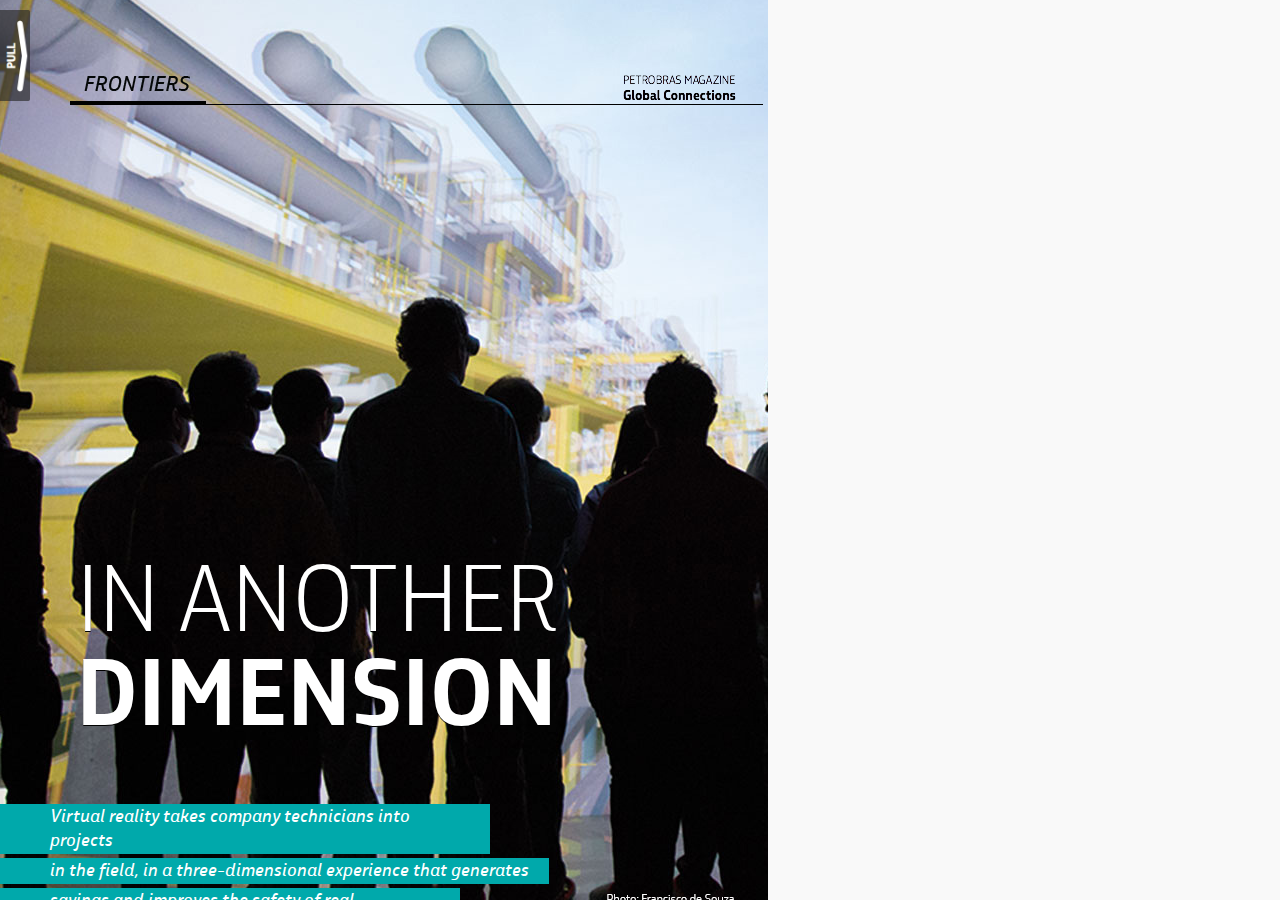
<file: frontiers/frontiers.html>
<!doctype html>
<html lang="en">
<head>
	<meta charset="utf-8">
	<meta name="viewport" content="width=device-width initial-scale=1.0 maximum-scale=1.0" />

	<title>Frontier || Petrobras Magazine Global Connections</title>
  	<link rel="stylesheet" type="text/css" href="../css/pmgc.css" />

	<link rel="stylesheet" type="text/css" href="css/frontier.css" />
	<link rel="stylesheet" type="text/css" href="css/frontier-LayerHeights.css" />

	<!-- Menu ( Css - Js )-->
  	<link rel="stylesheet" href="../css/jquery.mobile-1.4.2.css">
    <link rel="stylesheet" href="../css/jqm-demos.css">
	
    <script src="../js/jqueryPMGC.min.js"></script>
    <script type="text/javascript">

            $( document ).on( "pagecreate", "#demo-page", function() {

                $("#slide1").click(function(e){
                    e.preventDefault();
                        $.scrollTo( this.hash, 500);
                        return false;
                });

                $( document ).on( "swipeleft swiperight", "#demo-page", function( e ) {
                    // We check if there is no open panel on the page because otherwise
                    // a swipe to close the left panel would also open the right panel (and v.v.).
                    // We do this by checking the data that the framework stores on the page element (panel: open).
                    if ( $( ".ui-page-active" ).jqmData( "panel" ) !== "open" ) {
                        if ( e.type === "swiperight" ) {
                            $( "#left-panel" ).panel( "open" );
                        }
                    }
                });
            });

    </script>
  
	<!-- Color Box ( Css - Js )-->
	<link rel="stylesheet" href="../css/lightbox.css" />
    <link rel="stylesheet" href="../css/colorbox.css" />
	<script src="../js/jquery.colorbox.js"></script>
	<script>
			$(document).ready(function(){
				//Examples of how to assign the Colorbox event to elements
				$(".dialoguesGallery").colorbox({rel:'dialoguesGallery', width:"90%", height:"auto"});
				
				//Example of preserving a JavaScript event for inline calls.
				$("#click").click(function(){ 
					$('#click').css({"background-color":"#f00", "color":"#fff", "cursor":"inherit"}).text("Open this window again and this message will still be here.");
					return false;
				});
				
			var x = 0;  
            var y = -100; 
			var sentido = "negativo"; 
            //cache a reference to the banner  
            var banner = $(".title");  
  
            // set initial banner background position  
            banner.css('backgroundPosition', x + 'px' + ' ' + y + 'px');  
  
            // scroll up background position every 90 milliseconds  
            window.setInterval(function() {  
                banner.css("backgroundPosition", x + 'px' + ' ' + y + 'px');  
                //y--;  
                if(sentido=="negativo"){
				if( x >=- 768 ){	
				x = x-2;
				} else {
					sentido = "positivo";
					x = x+2
				}
				}
				
				if(sentido=="positivo"){
				if(x<=0){
					x = x+2;
					
				} else {
					sentido = "negativo";
					x = x-2;
				}
				}
  
                //if you need to scroll image horizontally -  
                // uncomment x and comment y  
  
            }, 90);  
			});
	</script>

</head>

<body>
  	<div data-role="page" id="demo-page" data-url="demo-page" tabindex="0" class="ui-page ui-page-theme-a ui-page-active" style="min-height: 1024px; margin:0; padding:0;">

        <div class="ui-panel-wrapper">

        	<!-- ****** Contenidos de la Revista  ****** -->
               
            <div role="main" class="ui-content" id="content">

                <div class="pullBar"><img src="../imgs/pullBar.png"></div>

				<div id="wrapper">

					<div id="scroller">

						<section>

						<div class="layer background" data-stellar-ratio="1">
							
							<div class="title" >
								<h1>IN ANOTHER<br/><span class="Big">DIMENSION</span></h1>
							</div>

							<div class="footer">
								<img src="imgs/footerFrontier.png">
							</div>
									
						</div> <!-- End of BackGround -->

								
						<div class="layer layer1" data-stellar-ratio="1.2">
							

							

							<img class="first-picture" src="imgs/foto-1.png">

							<img class="second-picture" src="imgs/foto-2.png">

							<img class="third-picture" src="imgs/foto-3.png">

							<img class="fourth-picture" src="imgs/foto-4.png">

							<img class="five-picture" src="imgs/foto-5.png">

							

						</div><!-- fin de fotos -->


						<div class="layer layer2" data-stellar-ratio="1.4">

							<div class="foto1-Caption">
								<div class="fotoCaption">
									<p>3D simulations have become crucial to anticipate possible problems, verify non-conformities and train people to operate equipment</p>
								</div>
							</div>

							<div class="foto2-Caption">
								<div class="fotoCaption">
									<p>The rooms reproduce three-dimensional images, with audio and video, and use cooperative systems</p>
								</div>
							</div>

							<div class="foto3-Caption">
								<div class="fotoCaption">
									<p>In the “Cave,” images are projected onto five screens - one frontal, two lateral, one on the floor and one on the ceiling</p>
								</div>
							</div>
							<div class="foto4-Caption">
								<div class="fotoCaption">
									<p>For the consultant Luciano Pereira dos Reis, the great challenge is to develop visualization techniques and equipment with an ever greater processing capacity</p>
								</div>
							</div>
							<div class="foto5-Caption">
								<div class="fotoCaption">
									<p>The semi-immersive viewing room allows the 3D experience to be lived for about 20 technicians at once, increasing the observations and the exchange of ideas</p>
								</div>
							</div>

							<img class="first-pleca" src="imgs/pleca1.png">

							<img class="second-pleca" src="imgs/pleca2.png">

							<img class="third-pleca" src="imgs/pleca3.png">
							




							



						</div><!-- fin de infographics -->

						<div class="layer layer3" data-stellar-ratio="1.6">
									    
							<div class="sectionHeader"><img src="imgs/line_portada.png"></div>
							<div class="lineasSubHead">
							    <p style="max-width:420px;">Virtual reality takes company technicians into projects</p>
							    <p style="max-width:510px;">in the field, in a three-dimensional experience that generates</p>
							    <p style="max-width:390px;">savings and improves the safety of real operations</p>
							</div>


							<div class="first-Txt">
								<article class="txtCol left-align txtColAndroidFix">
									<p><span class="dropCaps">I</span>n the 2009 movie Virtuality, by director Peter Berg, a spaceship housing a human community embarks on a 10-year voyage into space, and its main tool for remembering life on Earth is a computer that simulates reality. Although we are in the era of ever more sophisticated videogames and 3D television sets, the first attempt to design artificial reality came out of the aerospace industry, in 1950, with the development of flight simulators by the United States Air Force. This was then followed by the entertainment sector in the following decades.</p>
									<p>Since the first simulators, the evolution of virtual reality technology has improved, reaching a high level of sophistication not only for entertainment applications, but especially for industrial sectors. So-called serious games are already used in sectors as varied as education, defense and oil and gas, which depend on advanced technology and spend millions of dollars on research and development. There are sectors in which the simulation of a situation represents not just major savings, but also improved safety through the projection of hypotheses in hazardous situations.</p>
								</article>
							</div>
							<div class="second-Txt">
								<article class="txtCol right-align txtColAndroidFix right-alignAndroidFix">
									<h3>REAL DIMENSIONS </h3>
									<p>“At Petrobras, 3D simulations have become crucial to anticipate possible problems, verify non-conformities and train people to operate equipment,” explains Luciano Pereira dos Reis, a consultant in Petrobras’ Operations and Logistics Optimization Technology Area and one of the people responsible for the Center for Visualization and Collaboration (known by Portuguese acronym NVC), located at the company’s research center (Cenpes). Since 2010, when Petrobras opened the NVC, the simulation of situations in real environments has made it possible for technicians and specialists to interact virtually with platforms, pipelines, refineries and photovoltaic power plants, among other types of equipment and facilities, as well as structures in the area of geosciences, such as oil and gas reservoirs, and structures in natural environments, such as riverbeds and coastal areas.</p>
									<p>At the NVC, technicians and specialists can thereby have the experience of being inside a project in real dimensions. It is possible, for example, to be on one of the platforms installed in Albacora Leste field, in Campos Basin, visiting each area of the production unit, or to descend risers to the seabed and stand alongside the wet Christmas trees and manifolds, or even to enter the field’s wells and reach their reservoirs. Likewise, says Luciano, one can walk through the Rio de Janeiro Petrochemical Complex (Comperj), still under construction, visualizing pipelines, valves and tanks, and checking the integrity of equipment and safety procedures, such as escape routes established for emergencies.</p>
								</article>
							</div>
							<div class="third-Txt">
								<article class="txtCol left-align txtColAndroidFix">
									<h3>A TOUR THROUGH THE NVC</h3>
									<p>Entering the NVC, visitors come across several laboratories and rooms, featuring a semi-immersive visualization system, an ultra-high-resolution system and a “Cave”. The rooms reproduce three-dimensional images, with audio and video, and use cooperative systems, allowing multiple users to participate in the activities. The equipment includes digital gloves, glasses, immersion helmets, monitors and other devices, such as games controls, which assist with the immersion. The structures have a similar objective – to permit interaction between users and equipment in a virtual reality environment, in three dimensions. However, each one presents specific characteristics, in line with the type of application desired.</p>
									<p>
									The semi-immersive visualization room has a huge frontal screen, with an ultra-HD resolution (four times full HD), 7 meters wide by nearly 3 meters high, as well as a screen on the floor, also 7 meters wide and 1.5 meters long. “These dimensions allow the 3D experience to be had by around 20 technicians at a single time, sometimes from different areas, and this expands observations and the exchange of ideas about the project that is being visualized,” says Luciano.</p>
									<p>
									Adjacent to the semi-immersive visualization room, there is another room with a so-called ultra-high-resolution system – featuring a single glass screen showing a continuous image, without edges, and of extremely high resolution (with more than 40 million pixels – equivalent to approximately 20 full HD screens – generated by six ultra HD projectors). This environment permits the viewing of everything from satellite images (used in exploration and environmental areas) to microscopic or tomographic images, such as those used for rock analysis. It also makes it possible to view several documents or windows at the same time, in high resolution, which can help in analyzing reservoir simulation scenarios, for example.
									</p>
									<p>
									In the “Cave,” images are projected onto five screens – one frontal, two lateral, one on the floor and one on the ceiling. This permits greater interaction between users and the environment, especially because the glasses worn for 3D visualization have a tracking system, which puts the person in the exact spatial location in relation to the real structure of the projected equipment. However, the Cave has smaller dimensions – around 6 square meters per screen – thereby reducing the number of people who can interact in the virtual environment. “In the Cave, users’ field of view is completely taken up by the image,” explains Luciano.
									</p>
									<p>
									The three environments need powerful software in order for the interaction process in virtual reality to be possible. According to the Petrobras consultant, various tools that enable this action already exist in the market, especially in the field of engineering. However, one of the challenges facing the oil industry as a whole is to create software to integrate all the segments, thereby creating an environment in which the different areas of a company can act simultaneously in viewing structures.
									</p>
								</article>
							</div>

							

							<div class="fourth-Txt">
								<article class="txtCol left-align txtColAndroidFix">
									<h3>CUSTOMIZED VIRTUALITY</h3>
									<p>In 2007, Petrobras commissioned the Tecgraf Institute for Technical-Scientific Software Development at Rio de Janeiro Catholic University (PUC-Rio) to develop some specific software programs for the visualization rooms planned for Cenpes’ new facilities. “In the engineering area there are platform construction projects, while in the geosciences there are very specific reservoir analysis projects. However, there has been nothing to provide an overview of it all, because they are completely different worlds. In addition, there is a lot of data, so there is the challenge of the sheer amount of this information. As a result, the software was predesigned to run in these facilities,” notes Alberto Raposo, a professor in the Information Technology Department of PUC-Rio and manager of Tecgraf’s Virtual and Augmented Reality Group.</p>
									<p>
									From this demand there arose the System for Visualization in E&P (SiViEP), one of the main software programs specifically produced for Petrobras. “In the case of SiVIEP, we had the requirement to visualize models of different areas in the same scene, something that did not exist in the market. Through it, the idea is to provide an integrated view of the entire production system, joining together the reservoir with the engineering part. The software works in stereo, with a 3D interaction device, not the conventional mouse-keyboard interaction. It’s not designed for sitting down, but for standing up, immersed in the model. You can interact with gestures, in a more natural way,” adds Luciano. However, to permit its wider use, in any work environment, it can also be used in desktop mode, with a conventional mouse-keyboard interface.
									</p>
									<p>
									This software creates a virtual reality in which users “tour” the production unit, seeing equipment in its real dimensions. From here, it is also possible to “dive” to the seabed, interacting with subsea equipment such as Christmas trees, risers and manifolds. And users can go even deeper, “entering” wells and reaching the reservoirs.
									</p>
									<p>
									SiViEP, however, is not the only tool developed in partnership between Petrobras and Tecgraf. There are programs in the engineering and robotics areas – coordinated by analyst Ismael Humberto dos Santos, of the same company area – to potentially replace people on platforms, among other actions, and also for the optimized operation of remotely operated underwater vehicles (ROVs). One of the development projects now nearing completion involves training personnel to operate photovoltaic power plants.
									</p>
								</article>
							</div>

							<div class="fifth-Txt">
								<article class="txtCol left-align txtColAndroidFix">
									<h3>NO WAY BACK</h3>
									    <p>Luciano and Raposo agree that integration between areas in virtual reality is a one-way street. The major challenge will be to develop visualization techniques and equipment with an ever greater processing capacity to handle the exponential growth in the information obtained.</p>
										<p>
										In the case of Brazilian pre-salt, it will be necessary to adapt existing tools for data processing, such as for the 4D seismic surveying to be undertaken in Lula field, in Santos Basin. “The software developed so far may be used for pre-salt. The difficulty with pre-salt is its size,” reinforces the PUC-Rio professor.
										</p>
										<p>
										At Cenpes, a dedicated team in the information technology area is looking after the constant evolution of the NVC’s infrastructure, as well as supporting the operation of different environments. Processing more does not mean growing in size, though. As Luciano notes, some years ago virtual reality visualization required large equipment costing up to US$1 million. Today, however, the materials are ever more compact, but faster – and cheaper. “Virtual reality helmets have been around for a long time, but they used to be expensive, with low resolution and a slower response time, and it was a system more geared for individual use. 
										</p>
										<p>
										In recent years this has changed. There is now equipment with excellent performance and very low costs, around US$300 or US$400, down from US$10,000 or US$20,000 for each pair of glasses years ago. Without a doubt, this will further popularize the idea of virtual reality,” predicts the Petrobras consultant.
										</p>
								</article>
							</div>

							

						<!-- 	<div class="galleryBtn">
								<a class="dialoguesGallery ui-link cboxElement" href="imgs/dialogues/Steve_Wozniak___Steve_Jobs_Office.jpg" title="Steve Wozniak and Steve Jobs, founders of Apple">Photo Gallery</a>
								<a class="dialoguesGallery ui-link cboxElement" href="imgs/dialogues/DSC1964OK.jpg" title="Coppe LAMCE Engineering Computational Methods Laboratory, building at the UFRJ Technology Park"></a>
								<a class="dialoguesGallery ui-link cboxElement" href="imgs/dialogues/Intel78-chip.jpg" title="Chip created by Intel in 1978"></a>
								<a class="dialoguesGallery ui-link cboxElement" href="imgs/dialogues/Early-Keyboard.jpg" title="One of the first computer keyboards"></a>
								<a class="dialoguesGallery ui-link cboxElement" href="imgs/dialogues/Fairchild8-Traitorous-8.jpg" title="The “Traitorous Eight,” the group of eight engineers who founded Fairchild Semiconductor, a company that produced the first commercially available integrated circuit"></a>
							</div> -->
							
							<div class="toTop">
								<a href="javascript:backtotop()" class="ui-link"><img src="../frontiers/imgs/backToTopBtn.png"></a>
							</div>
									
						</div><!-- / End textos -->
								
								
						</section><!-- / End Section -->

						</div><!-- / End Scroller -->

					</div><!-- / End Wrapper -->
			
				<!-- End - Contenidos de la Revista -->

			</div><!-- / End Content -->

		</div><!-- / End ui-panel-wrapper -->
            

        <div data-role="panel" id="left-panel" data-theme="b"  data-position-fixed="true" class="ui-panel ui-panel-position-left ui-panel-display-reveal ui-panel-closed ui-body-b ui-panel-animate">

			<div class="ui-panel-inner">
	                <p><a href="../index.html" class="ui-link" rel"external" data-ajax="false">Cover</a></p>
                    <p><a href="../welcome/welcome.html" class="ui-link" rel"external" data-ajax="false">Welcome</a></p>
	                <p><a href="../index/indice.html" class="ui-link" rel"external" data-ajax="false">Index</a></p>
	                <p><a href="../dialogues/dialogues.html"class="ui-link" rel"external" data-ajax="false">Dialogues</a></p>
	                <p><a href="../allOver/allOver.html" class="ui-link" rel"external" data-ajax="false">All Over</a></p>
	                <p><a href="../energyGeek/energygeek.html" class="ui-link" rel"external" data-ajax="false">Energy Geek</a></p>
	                <p><a href="../prisma/prisma.html" class="ui-link" rel"external" data-ajax="false">Prisma</a></p>
                    <p><a href="../overTheSeas/overtheseas.html" class="ui-link" rel"external" data-ajax="false">Over the Seas</a></p>
                    <p><a href="../dimensions/dimensions.html"class="ui-link" rel"external" data-ajax="false">New Dimensions</a></p>
                    <p><a href="../frontiers/frontiers.html" class="ui-link" rel"external" data-ajax="false">Frontiers</a></p>
	                <p><a href="../profile/profile.html" class="ui-link" rel"external" data-ajax="false">Profile</a></p>   
	                <p><a href="../artBook/artbook.html" class="ui-link" rel"external" data-ajax="false">Art Book</a></p>
	                <p><a href="../bigbang/bigbang.html" class="ui-link" rel"external" data-ajax="false">Big Bang</a></p>
	                <p><a href="../credits/credits.html" class="ui-link" rel"external" data-ajax="false">Credits</a></p>
	                <a href="#" data-rel="close" class="closeBtn">Close</a>
            
            </div><!-- / End Panel -->

            
    </div><!-- / End Page -->


	<script src="../js/pmgc-FrameWork.min.js"></script>

</body>

</html>
</file>
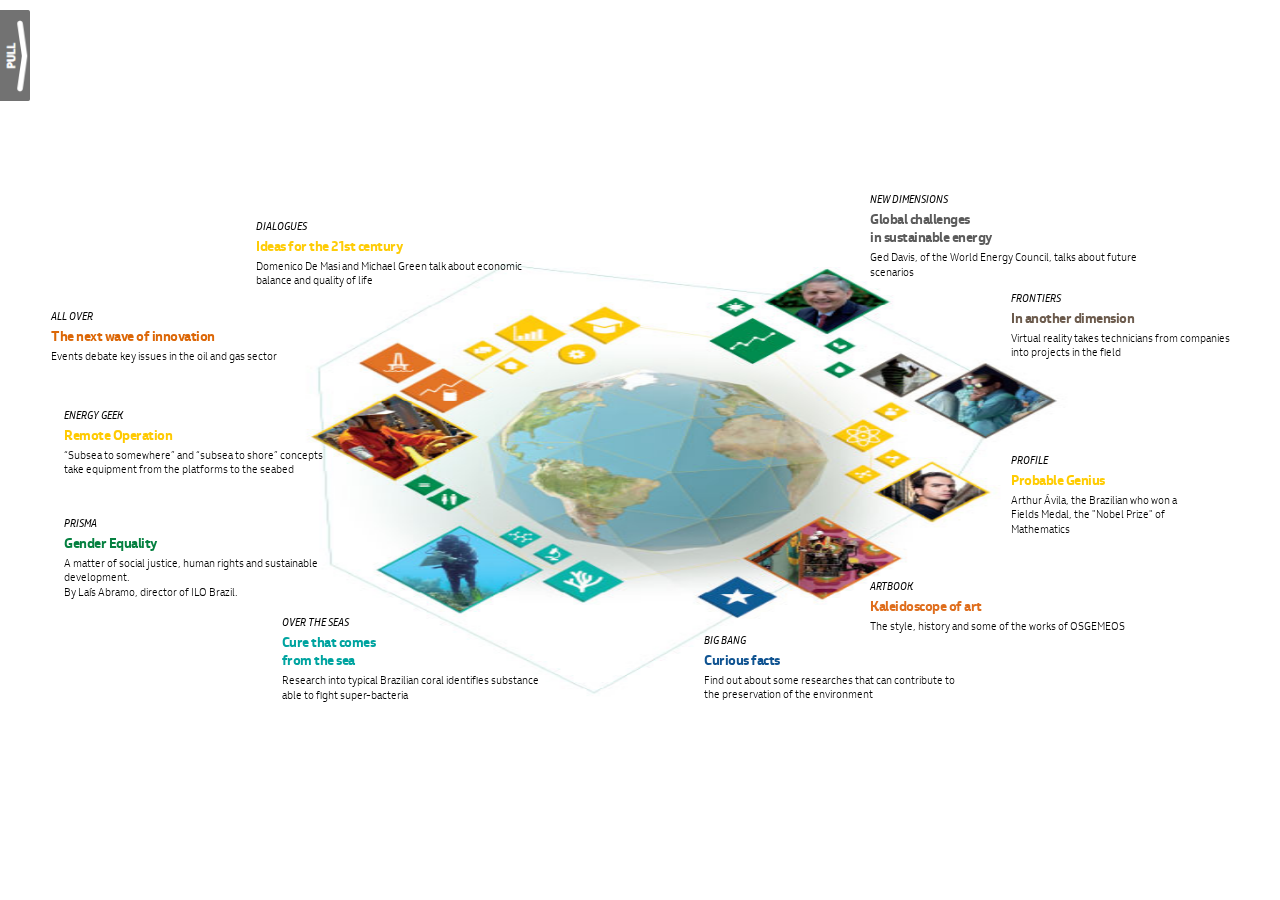
<file: index/indice.html>
<!doctype html>
<html lang="en">
	<head>

		<meta name="viewport" content="width=device-width, user-scalable=no, initial-scale=1">

		<meta http-equiv="Content-Type" content="text/html; charset=utf-8" />	
		<title>Index || Petrobras Magazine Global Connections</title>

		<meta name="Resource-type" content="Document" />

		<link rel="stylesheet" type="text/css" href="css/indice.css" />

		<link rel="stylesheet" type="text/css" href="../css/pmgc.css" />

		
	<!--	<link rel="stylesheet" type="text/css" href="css/dialogues-LayerHeights.css" /> -->

		<!-- Menu ( Css - Js )-->
	  	<link rel="stylesheet" href="../css/jquery.mobile-1.4.2.css">
        <link rel="stylesheet" href="../css/jqm-demos.css">
		
        
        <script src="../js/jqueryPMGC.min.js"></script>
        <script type="text/javascript">

            $( document ).on( "pagecreate", "#demo-page", function() {

                $("#slide1").click(function(e){
                    e.preventDefault();
                        $.scrollTo( this.hash, 500);
                        return false;
                });

                $( document ).on( "swipeleft swiperight", "#demo-page", function( e ) {
                    // We check if there is no open panel on the page because otherwise
                    // a swipe to close the left panel would also open the right panel (and v.v.).
                    // We do this by checking the data that the framework stores on the page element (panel: open).
                    if ( $( ".ui-page-active" ).jqmData( "panel" ) !== "open" ) {
                        if ( e.type === "swiperight" ) {
                            $( "#left-panel" ).panel( "open" );
                        }
                    }
                });
            });

        </script>
  </head>

  <body>
  		<div data-role="page" id="demo-page" data-url="demo-page" tabindex="0" class="ui-page ui-page-theme-a ui-page-active" style="min-height: 1024px; margin:0; padding:0;">

            <div class="ui-panel-wrapper">
               
                <div role="main" class="ui-content" id="content">

					<!--
					############################################
					Contenidos de la Revista
					-->
                  
                    <div class="pullBar"><img src="../imgs/pullBar.png"></div>

					<div id="wrapper">

						<div id="scroller">

							<section>
                            
                            
                            <div id="bg">
                                <img src="imgs/low-fondo-indice.jpg">
                            </div>

       
				


                
		<div class="index">

<!--
            <div class="logoPB"></div>


            <a href="../welcome/welcome.html" class="ui-link" rel"external" data-ajax="false">
                
                <div class="article welcome">
                    <h4>Welcome</h4>
                    <h3 class="color-Welcome">In search of discovery</h3>
                    <p>Edition 65 of Petrobras Magazine Global Connections shows the combination of creativity and effort as the path to innovate and achive ever more challenging results.</p>
                     
                </div>
             
            </a>
-->
            <a href="../dimensions/dimensions.html" class="ui-link" rel"external" data-ajax="false">
                
                <div class="article dimensions">
                     <h4>New Dimensions</h4>
                     <h3 class="color-Dimensions">Global challenges<br/> in sustainable energy</h3>
                     <p>Ged Davis, of the World Energy Council, talks about future scenarios</p>
                     
                </div>
             
            </a>

			<a href="../dialogues/dialogues.html" class="ui-link" rel"external" data-ajax="false">
                
                <div class="article dialogo">
                    
                     <h4>Dialogues</h4>
                     <h3 class="color-Dialogues">Ideas for the 21st century</h3>
                     <p>Domenico De Masi and Michael Green talk about economic balance and quality of life</p>
                   
                </div>
             
            </a>

            <a href="../allOver/allOver.html" class="ui-link" rel"external" data-ajax="false">
                
                <div class="article allOver ">
                     <h4>All Over</h4>
                     <h3 class="color-AllOver">The next wave of innovation</h3>
                     <p>Events debate key issues in the oil and gas sector</p>
                    
                </div>
                
            </a>
            <a href="../frontiers/frontiers.html" class="ui-link" rel"external" data-ajax="false">
                
                <div class="article frontiers">
                     <h4>Frontiers</h4>
                     <h3 class="color-Frontiers">In another dimension</h3>
                     <p>Virtual reality takes technicians from companies into projects in the field</p>
                </div>
			
            </a>
            <a href="../energyGeek/energygeek.html" class="ui-link" rel"external" data-ajax="false">
               
                <div class="article energyGeek ">
                     <h4>Energy Geek</h4>
                     <h3 class="color-EnergyGeek">Remote Operation</h3>
                     <p>“Subsea to somewhere” and “subsea to shore” concepts take equipment from the platforms to the seabed</p>

                </div>
                
            </a>
            <a href="../prisma/prisma.html" class="ui-link" rel"external" data-ajax="false">
                
                <div class="article prisma ">
                     <h4>Prisma</h4>
                     <h3 class="color-Prisma">Gender Equality</h3>
                     <p>A matter of social justice, human rights and sustainable development. <br/> By Laís Abramo, director of ILO Brazil.</p>
                    
                </div>
                
            </a>
            <a href="../profile/profile.html" class="ui-link" rel"external" data-ajax="false">
               
                <div class="article profile">
                     <h4>Profile</h4>
                     <h3 class="color-Profile">Probable Genius</h3>
                     <p>Arthur Ávila, the Brazilian who won a Fields Medal, the "Nobel Prize" of Mathematics</p>
                    
                </div>
                
            </a>
            <a href="../overTheSeas/overtheseas.html" class="ui-link" rel"external" data-ajax="false">
                
                <div class="article overTheSeas ">
                     <h4>Over the seas</h4>
                     <h3 class="color-OverTheSeas">Cure that comes <br/>from the sea</h3>
                     <p>Research into typical Brazilian coral identifies substance able to fight super-bacteria</p>
            
                </div>
                
            </a>
            <a href="../artBook/artbook.html" class="ui-link" rel"external" data-ajax="false">
                
                <div class="article artBook ">
                     <h4>ArtBook</h4>
                     <h3 class="color-ArtBook">Kaleidoscope of art</h3>
                     <p>The style, history and some of the works of OSGEMEOS</p>
           
                    
                </div>
           
            </a>

             <a href="../bigbang/bigbang.html" class="ui-link" rel"external" data-ajax="false">
                
                <div class="article bigbang">
                     <h4>Big Bang</h4>
                     <h3 class="color-Bigbang">Curious facts</h3>
                     <p>Find out about some researches that can contribute to the preservation of the environment</p>
            
                    
                </div>
             
            </a>

		</div>

	
							</section><!-- / End Section -->

						</div><!-- / End Scroller -->

					</div><!-- / End Wrapper -->
			
					<!--
					End - Contenidos de la Revista
					############################################
					-->

				</div><!-- / End Content -->

			</div><!-- / End ui-panel-wrapper -->
            

            <div data-role="panel" id="left-panel" data-theme="b"  data-position-fixed="true" class="ui-panel ui-panel-position-left ui-panel-display-reveal ui-panel-closed ui-body-b ui-panel-animate" style="z-index:999;">

				<div class="ui-panel-inner" style="z-index:999; position:relative;" >
	                <p><a href="../index.html" class="ui-link" rel"external" data-ajax="false">Cover</a></p>
                    <p><a href="../welcome/welcome.html" class="ui-link" rel"external" data-ajax="false">Welcome</a></p>
	                <p><a href="../index/indice.html" class="ui-link" rel"external" data-ajax="false">Index</a></p>
	                <p><a href="../dialogues/dialogues.html"class="ui-link" rel"external" data-ajax="false">Dialogues</a></p>
	                <p><a href="../allOver/allOver.html" class="ui-link" rel"external" data-ajax="false">All Over</a></p>
	                <p><a href="../energyGeek/energygeek.html" class="ui-link" rel"external" data-ajax="false">Energy Geek</a></p>
	                <p><a href="../prisma/prisma.html" class="ui-link" rel"external" data-ajax="false">Prisma</a></p>
                    <p><a href="../overTheSeas/overtheseas.html" class="ui-link" rel"external" data-ajax="false">Over the Seas</a></p>
                    <p><a href="../dimensions/dimensions.html"class="ui-link" rel"external" data-ajax="false">New Dimensions</a></p>
                    <p><a href="../frontiers/frontiers.html" class="ui-link" rel"external" data-ajax="false">Frontiers</a></p>
	                <p><a href="../profile/profile.html" class="ui-link" rel"external" data-ajax="false">Profile</a></p>   
	                <p><a href="../artBook/artbook.html" class="ui-link" rel"external" data-ajax="false">Art Book</a></p>
	                <p><a href="../bigbang/bigbang.html" class="ui-link" rel"external" data-ajax="false">Big Bang</a></p>
	                <p><a href="../credits/credits.html" class="ui-link" rel"external" data-ajax="false">Credits</a></p>
	                <a href="#" data-rel="close" class="closeBtn">Close</a>
                </div>
            </div><!-- / End Panel -->

            
        </div><!-- / End Page -->

	

  </body>
</html>
</file>
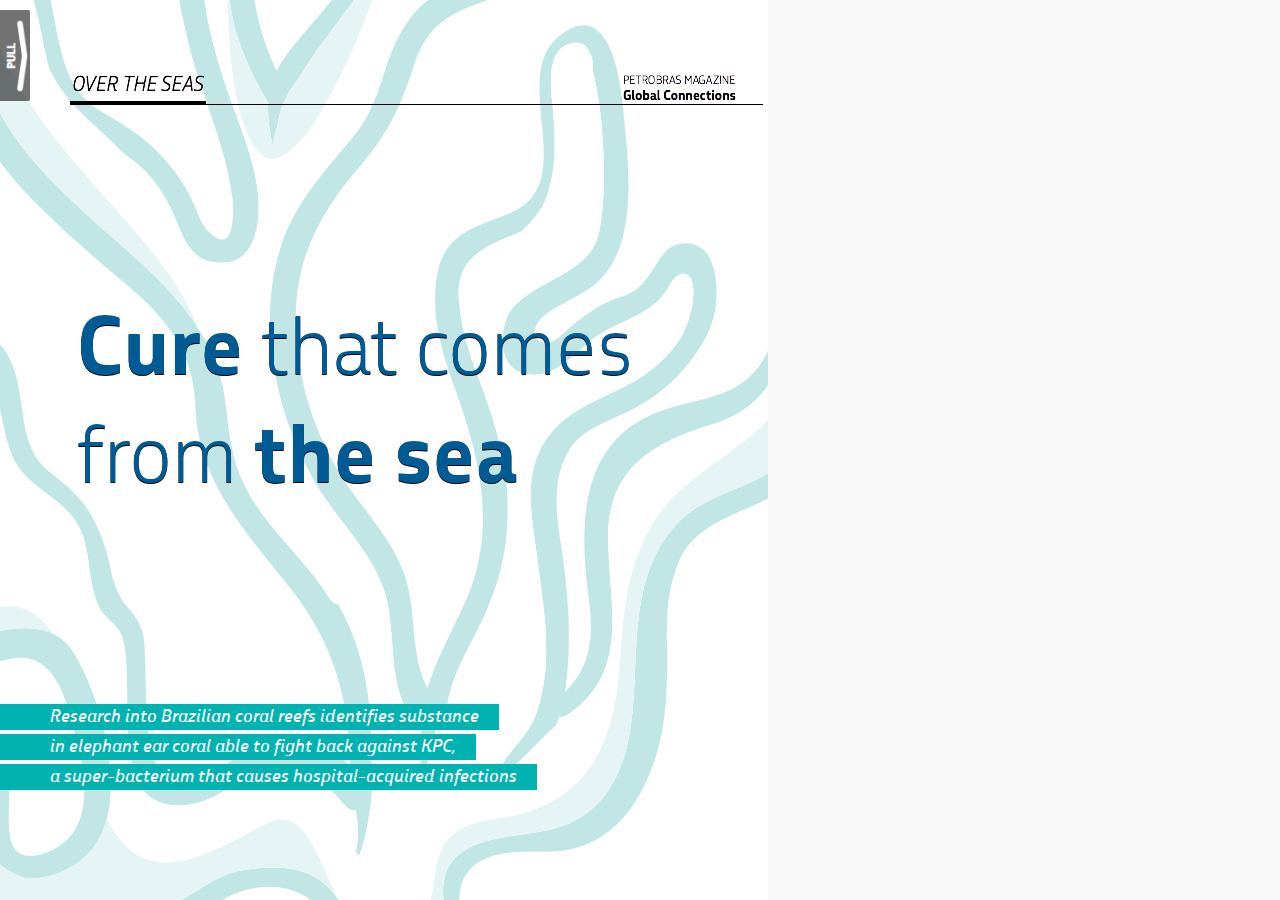
<file: overTheSeas/overtheseas.html>
<!doctype html>
<html lang="en">
<head>
	<meta charset="utf-8">
	<meta name="viewport" content="width=device-width initial-scale=1.0 maximum-scale=1.0" />

	<title>Over The Seas || Petrobras Magazine Global Connections</title>
  	<link rel="stylesheet" type="text/css" href="../css/pmgc.css" />

	<link rel="stylesheet" type="text/css" href="css/overTS.css" />
	<link rel="stylesheet" type="text/css" href="css/overTS-LayerHeights.css" />
	<link rel="stylesheet" type="text/css" href="../css/animations.css" />

	<!-- Menu ( Css - Js )-->
  	<link rel="stylesheet" href="../css/jquery.mobile-1.4.2.css">
    <link rel="stylesheet" href="../css/jqm-demos.css">
	
    
	<script src="../js/jqueryPMGC.min.js"></script>
    <script type="text/javascript">

            $( document ).on( "pagecreate", "#demo-page", function() {

                $("#slide1").click(function(e){
                    e.preventDefault();
                        $.scrollTo( this.hash, 500);
                        return false;
                });

                $( document ).on( "swipeleft swiperight", "#demo-page", function( e ) {
                    // We check if there is no open panel on the page because otherwise
                    // a swipe to close the left panel would also open the right panel (and v.v.).
                    // We do this by checking the data that the framework stores on the page element (panel: open).
                    if ( $( ".ui-page-active" ).jqmData( "panel" ) !== "open" ) {
                        if ( e.type === "swiperight" ) {
                            $( "#left-panel" ).panel( "open" );
                        }
                    }
                });
            });

    </script>
  
              <!-- cordova inAppBrowser -->
        <script type="text/javascript" charset="utf-8" src="../cordova.js"></script>
        <script type="text/javascript" charset="utf-8">
            
        </script>

        
	<!-- Color Box ( Css - Js )-->
	<link rel="stylesheet" href="../css/lightbox.css" />
    <link rel="stylesheet" href="../css/colorbox.css" />
	<script src="../js/jquery.colorbox.js"></script>
	<script>
		$(document).ready(function(){
			//Examples of how to assign the Colorbox event to elements
			$(".dialoguesGallery").colorbox({rel:'dialoguesGallery', width:"90%", height:"auto"});
			
			//Example of preserving a JavaScript event for inline calls.
			$("#click").click(function(){ 
				$('#click').css({"background-color":"#f00", "color":"#fff", "cursor":"inherit"}).text("Open this window again and this message will still be here.");
				return false;
			});
		});
	</script>


</head>

<body>
  	<div data-role="page" id="demo-page" data-url="demo-page" tabindex="0" class="ui-page ui-page-theme-a ui-page-active" style="min-height: 1024px; margin:0; padding:0;">

        <div class="ui-panel-wrapper">

        	<!-- ****** Contenidos de la Revista  ****** -->
               
            <div role="main" class="ui-content" id="content">

                <div class="pullBar"><img src="../imgs/pullBar.png"></div>

				<div id="wrapper">

					<div id="scroller">

						<section>

						<div class="layer background" data-stellar-ratio="1">
							
							<div class="title" >
								<h1><span class="Big">Cure</span> that comes from <span class="Big">the sea</span></h1>
							</div>

							<div class="footer">
								<img src="imgs/footerOvertheseas.png">
							</div>
									
						</div> <!-- End of BackGround -->

								
						<div class="layer layer1" data-stellar-ratio="1.2">
							

							

							<img class="first-picture" src="imgs/foto-1.png">
							<img class="second-picture" src="imgs/foto-2.png">
							<img class="fourth-picture" src="imgs/foto-4.png">
                            <div class="fourth-Txt-coral">
								<article class="txtCol right-align" style="width:60%;">

<h3>A close look at Brazilian coral</h3>
<p>
Coral Vivo is part of the “Biomar” network of marine biodiversity projects, and it is sponsored by Petrobras through the Petrobras Social and Environmental Program. The project works to conserve coral reefs and coral environments in Brazil, through knowledge generation, the spreading of information, environmental education, awareness raising and coordination with society, and collaboration toward the development and execution of public policies.</p>
<p>
Created by biologists Clovis Castro and Débora Pires, the Coral Vivo project was established at the National Museum at the Federal University of Rio de Janeiro, where they set out to study the processes of Brazilian coral reef structuring, formation and renewal. After the research had made some progress, in 2003 Coral Vivo became an official project and obtained financial support from the National Environmental Fund (FNMA). In 2006, Petrobras started to sponsor it as well.</p>
<p>
In its first two years, Coral Vivo established historic milestones in the biological and ecological knowledge of corals endemic to Brazil, such as the determination of specific periods for the annual spawning of species and the obtaining of thousands of coral offspring resulting from in vitro fertilization.</p>
<p>
In addition to on-site research, Coral Vivo also has a network of tanks to predict the reaction of corals to climate change in the sea. The “meso-cosmos,” as it is called, is the first system in Brazil to have a permanent link with the natural environment for studies related to marine variations, and the third in the world. The other meso-cosmoses are located in Australia and Mexico.<p>
<p>
The tanks are filled with natural sea water and then subjected to simulations of temperature and acidity variations to measure possible physiological alterations in the beings that live in the South Atlantic coral reefs. Studies are taking place in 16 tanks, which function as nurseries and undergo the researched alterations.</p>
								</article>
							</div>
                            
							<img class="fifth-picture" src="imgs/foto-5.png">
							<img class="sixth-picture" src="imgs/foto-6.png">
							<img class="seventh-picture" src="imgs/foto-7.png">
                            
                            
							
							

							

						</div><!-- fin de fotos -->


						<div class="layer layer2" data-stellar-ratio="1.4">



							<img class="first-pleca" src="imgs/pleca1.png">

							<img class="second-pleca" src="imgs/pleca2.png">

							<div class="info2Content">
								<img src="images/info-2-Header.png">
								<img class="brazil" src="images/Brazil.png">

							</div>

							<div class="infografia-2">
								
								<section class="tab first visible" data-tab="first">
	                                <img class="tabIMG" src="images/step1.png">
	                            </section>
	                            <section class="tab second " data-tab="second">
	                                <img class="tabIMG" src="images/step2.png">
	                            </section>
	                            <section class="tab third " data-tab="third">
	                                <img  class="tabIMG" src="images/step3.png">
	                            </section>
	                            <section class="tab fourth " data-tab="fourth">
	                                <img class="tabIMG" src="images/step4.png">
	                            </section>
	                            <section class="tab fifth " data-tab="fifth">
	                                <img class="tabIMG" src="images/step5.png">
	                            </section>
	                            <section class="tab sixth " data-tab="sixth">
	                                <img class="tabIMG" src="images/step6.png">
	                            </section>
	                            <section class="tab seventh " data-tab="seventh">
	                                <img class="tabIMG" src="images/step7.png">
	                            </section>


							</div>

							

						</div><!-- fin de infographics -->

						<div class="layer layer3" data-stellar-ratio="1.6">
									    
							<div class="sectionHeader"><img src="imgs/line_portada.png"></div>
							<div class="lineasSubHead">
							    <p style="max-width:540px;">Research into Brazilian coral reefs identifies substance</p>
							    <p style="max-width:570px;">in elephant ear coral able to fight back against KPC,</p>
							    <p style="max-width:620px;">a super-bacterium that causes hospital-acquired infections</p>
							</div>


							<div class="first-Txt">
								<article class="txtCol left-align">
									<p><span style="color:#005b94 !important;" class="dropCaps">O</span>f the 600,000 coral species found in the world, 41 live off the coast of Brazil. Fixed and vulnerable beings, corals function as sentinels of the sea, protecting the coast from waves and erosion, and hosting the second richest biodiversity on the planet, behind only tropical forests. In this surprising marine world, corals fight for survival in a competition for food, space and shelter, in a kind of rich chemical warfare featuring the release of defensive proteins on the bottom of the ocean.</p>
								    <p>This production of potent chemical substances that help to determine which species are victorious and which are left behind on the path of evolution has over the last 10 years become one of the targets of scientific research to find a cure for diseases arising from bacteria, viruses and fungi. Brazilian coral reefs, which extend for 3,000 km along the coast, concentrated off northeast Brazil, may hold the cure for the hospital-acquired infections that afflict patients with pneumonia and gastrointestinal diseases caused by the super-bacterium <span class="italics">Klebsiella pneumoniae carbapenemase</span> (KPC).</p>
								</article>
							</div>
							<div class="second-Txt">
								<article class="txtCol left-align DoubleSize">
									<p>Research led by the biochemistry area of the Catholic University of Brasília (UCB) in partnership with biologists from the Coral Vivo (“Living Coral”) project is exploring the use of defensive substances produced by Brazilian coral reef species to cure diseases. Elephant ear coral (scientific name Phyllogorgia dilatata), an endangered species found only in South Atlantic reefs, has a biomolecule in its defensive system able to counterattack KPC.</p>
								    <p>Although little research has so far been conducted in the marine environment related to the production of pharmaceuticals in Brazil, the UCB study began in 2009 with the collection of coral samples in Arraial d’Ajuda, on the southern coast of the state of Bahia. Besides elephant ear, materials were collected from the Palythoa caribaeorum, Plexaurella grandiflora, Carijoa riisei, Muriceopsis sulphurea and Neospongodes atlântica corals – all of which have powerful self-defense properties.</p>
								    <p>“The corals were selected in line with their characteristics, given that they survive in the highly competitive marine environment. Our first screening of these species was determined by tough chemical defense mechanisms,” explains Clóvis Castro, coordinator of the Coral Vivo project and an investigator of marine life off the Brazilian coast.</p>
								</article>
							</div>
							<div class="third-Txt">
								<article class="txtCol left-align" style="width:65%;">
									<h3>THE INVESTIGATION</h3>
									<p>The next stage of the research, led by biologists Simoni Campos Dias and Loiane Alves de Lima, took place in the UCB Genomic Sciences and Biotechnology Postgraduate Laboratory, in partnership with the National Museum of the Federal University of Rio de Janeiro (UFRJ) – part of the Coral Vivo Research Network, sponsored by the Petrobras Social and Environmental Program and Arraial d’Ajuda Eco Parque. </p>
								    <p>The collected pieces of coral were ground down and put through a purification process to isolate the defensive protein of each species. After this, in vitro testing took place with these biomolecules in contact with seven bacteria available in the university laboratory: <span class="italics">S. aureus, Streptococcus pyogenes, K. pneumoniae, E. coli, P. mirabilis, Shigella flexineri and Salmonella typhimurium.</span> After 12 hours of contact, the elephant ear coral’s defensive substance had wiped out the KPC population. “In the very first tests we saw that the gorgonian substance had greater potential to fight KPC than the other corals. This protein may be a promising candidate for the creation of a new antibiotic to act against resistant bacteria,” says Loiane.</p>
                                    <p> This research provided the basis for Loiane’s master’s thesis, “Identification of a Novel Antimicrobial Peptide from Brazilian Coast Coral Phyllogorgia dilatat,” published in scientific journal “Protein & Peptide Letters”, part of Bentham Science, a leading publisher in the field of global medicinal chemistry. According to biologist Simoni Campos, who orientated the study, there are reports of investigations into molecules extracted from marine animals such as corals and sponges to combat other types of bacteria elsewhere in the world, but there have not been any other investigations about KPC.</p>
								</article>
							</div>

							<img class="third-picture" src="imgs/foto-3.png">


	
                            
                            

                            
                            
							
							<img class="info-1-Header" src="imgs/infohead-1.png">
							<div class="infografia-1">
								
								
								<a class="info-1-toggle" href=""><img src="images/info-1/tap2.png"></a>
								<img class="fondoBtnInfo-1" src="images/info-1/cuerpo.png">
								
								<div class="info-1-Animation">
									<img class="aparece-1" src="images/info-1/cuerpo.png">
									<img class="aparece-2" src="images/info-1/bacteria-3.png">
									<img class="aparece-3" src="images/info-1/text-1.svg">
									<img class="aparece-4" src="images/info-1/curve-1.svg">
									<img class="aparece-5" src="images/info-1/bacteria-2.svg">
									<img class="aparece-6" src="images/info-1/text-2.svg">
									<img class="aparece-7" src="images/info-1/curve-2.svg">
									<img class="aparece-8" src="images/info-1/bacteria-3.svg">
									<img class="aparece-9" src="images/info-1/text-3.svg">
									<img class="aparece-10" src="images/info-1/medications.jpg">
									<img class="aparece-11" src="images/info-1/curve-3.svg">
									<img class="aparece-12" src="images/info-1/lungs.svg">
									<img class="aparece-13" src="images/info-1/text-4.svg">
								</div>
							</div>
							<img class="info-1-Footer" src="imgs/infoFooter-1.png">

							<div class="fifth-Txt">
								<article class="txtCol right-align Slim" style="margin-left:61% !important;">
									<p>“This is the first investigatory study of KPC. Furthermore, we have found that substances in elephant ear coral can also control the growth of Staphylococcus aureus, which causes skin diseases like impetigo, and Shigella flexneri, which generates dysentery, and which are also believed to contribute to infections acquired in the hospital environment,” explains Simoni.</p>
									<p>
									The next step in the research is to conclude whether the defensive protein comes from the coral itself or from a bacterium that lives in association with it. “Symbiosis means a mutually beneficial relationship in which two or more different organisms benefit from their association. For this reason, we cannot yet determine whether the substance really comes from the coral itself or from an organism that lives in association with it,” explains the biologist.</p>
									<p>
									A new selection of gorgonians to complete the sequencing of defensive protein is planned in the near future, given that just half of the sequence was identified in the first phase. “We will also undertake new tests with viruses and fungi to better evaluate this substance’s potential to combat them. As well as elephant ear coral, we will also collect some other types of corals, urchins and sponges,” says Loiane.
									</p>
								</article>
							</div>


							
							<div class="arrows">
		                            <a href="" class="navArrow prev" data-direction="prev"></a>
		                            <a href="" class="navArrow next" data-direction="next"></a>
	                    	</div>
							

							<div class="sixth-Txt">
								<article class="txtCol right-align">
								<h3>A NEW MEDICATION</h3>
									<p>There is still a long path ahead to produce a remedy for KPC, given that these biomolecules are found in extremely small quantities in coral, limiting the speed of research. Loiane says that the study can only be applied to the human organism after the protein has been completely sequenced (a method that makes it possible to discover the structures and functions of proteins in living organisms in order to understand cellular processes), isolated and then cloned. “After time-consuming processing of the discovered drug, the compound will be cloned to make it possible to produce the active ingredient on a large scale. The medication can then be manufactured,” says Simoni.</p>
									<p>
									“This entire process may take around 10 years because further studies, research and testing in the human organism will be needed, as well as approval from the authorities,” she concludes.
									</p>
								</article>
							</div>
                            
                            
                            <div class="r100-Txt">
								<article class="txtCol right-align" style="width:60%;">
                                

<h3>R$100 note</h3>
     <p>                       
Elephant ear coral (Phyllogorgia dilatata) is shown on the current R$100 note, the largest denomination note in Brazil. The Coral Vivo project’s coordinators, Clovis Castro and Débora Pires, recommended this type of coral and other marine species shown on the note to the <a class="link ui-link" style="color:#00b3b0 !important; text-decoration:none; " href="#" onclick="window.open('http://www.bcb.gov.br/novasnotas/nota-100-reais.html','_system');">Central Bank</a> and Mint. The new design is part of the second family of real notes, which started to be updated in 2010 and feature endemic Brazilian species on them.
</p>
</article>
</div>


                            

							

						<!-- 	<div class="galleryBtn">
								<a class="dialoguesGallery ui-link cboxElement" href="imgs/dialogues/Steve_Wozniak___Steve_Jobs_Office.jpg" title="Steve Wozniak and Steve Jobs, founders of Apple">Photo Gallery</a>
								<a class="dialoguesGallery ui-link cboxElement" href="imgs/dialogues/DSC1964OK.jpg" title="Coppe LAMCE Engineering Computational Methods Laboratory, building at the UFRJ Technology Park"></a>
								<a class="dialoguesGallery ui-link cboxElement" href="imgs/dialogues/Intel78-chip.jpg" title="Chip created by Intel in 1978"></a>
								<a class="dialoguesGallery ui-link cboxElement" href="imgs/dialogues/Early-Keyboard.jpg" title="One of the first computer keyboards"></a>
								<a class="dialoguesGallery ui-link cboxElement" href="imgs/dialogues/Fairchild8-Traitorous-8.jpg" title="The “Traitorous Eight,” the group of eight engineers who founded Fairchild Semiconductor, a company that produced the first commercially available integrated circuit"></a>
							</div> -->
							
							<div class="toTop">
								<a href="javascript:backtotop()" class="ui-link"><img src="../imgs/backToTopBtn.png"></a>
							</div>
									
						</div><!-- / End textos -->
								
								
						</section><!-- / End Section -->

						</div><!-- / End Scroller -->

					</div><!-- / End Wrapper -->
			
				<!-- End - Contenidos de la Revista -->

			</div><!-- / End Content -->

		</div><!-- / End ui-panel-wrapper -->
            

        <div data-role="panel" id="left-panel" data-theme="b"  data-position-fixed="true" class="ui-panel ui-panel-position-left ui-panel-display-reveal ui-panel-closed ui-body-b ui-panel-animate">

			<div class="ui-panel-inner">
	                <p><a href="../index.html" class="ui-link" rel"external" data-ajax="false">Cover</a></p>
                    <p><a href="../welcome/welcome.html" class="ui-link" rel"external" data-ajax="false">Welcome</a></p>
	                <p><a href="../index/indice.html" class="ui-link" rel"external" data-ajax="false">Index</a></p>
	                <p><a href="../dialogues/dialogues.html"class="ui-link" rel"external" data-ajax="false">Dialogues</a></p>
	                <p><a href="../allOver/allOver.html" class="ui-link" rel"external" data-ajax="false">All Over</a></p>
	                <p><a href="../energyGeek/energygeek.html" class="ui-link" rel"external" data-ajax="false">Energy Geek</a></p>
	                <p><a href="../prisma/prisma.html" class="ui-link" rel"external" data-ajax="false">Prisma</a></p>
                    <p><a href="../overTheSeas/overtheseas.html" class="ui-link" rel"external" data-ajax="false">Over the Seas</a></p>
                    <p><a href="../dimensions/dimensions.html"class="ui-link" rel"external" data-ajax="false">New Dimensions</a></p>
                    <p><a href="../frontiers/frontiers.html" class="ui-link" rel"external" data-ajax="false">Frontiers</a></p>
	                <p><a href="../profile/profile.html" class="ui-link" rel"external" data-ajax="false">Profile</a></p>   
	                <p><a href="../artBook/artbook.html" class="ui-link" rel"external" data-ajax="false">Art Book</a></p>
	                <p><a href="../bigbang/bigbang.html" class="ui-link" rel"external" data-ajax="false">Big Bang</a></p>
	                <p><a href="../credits/credits.html" class="ui-link" rel"external" data-ajax="false">Credits</a></p>
	                <a href="#" data-rel="close" class="closeBtn">Close</a>
                </div><!-- / End Panel -->

            
    </div><!-- / End Page -->

	</div>
	<script src="../js/pmgc-FrameWork.min.js"></script>
	<script src="../js/tabSlider.js"></script>

	<!-- Animation Triggers -->
	 <script>

		$(document).ready(function() {
		        
		    $('.info-1-toggle').click(function(){
		        
		        $('.info-1-Animation').css('display','block');
		        $('.fondoBtnInfo-1').css('display','none');
		        $(this).css("visibility","hidden");

		    });
		});  

    </script>
    


</body>

</html>
</file>
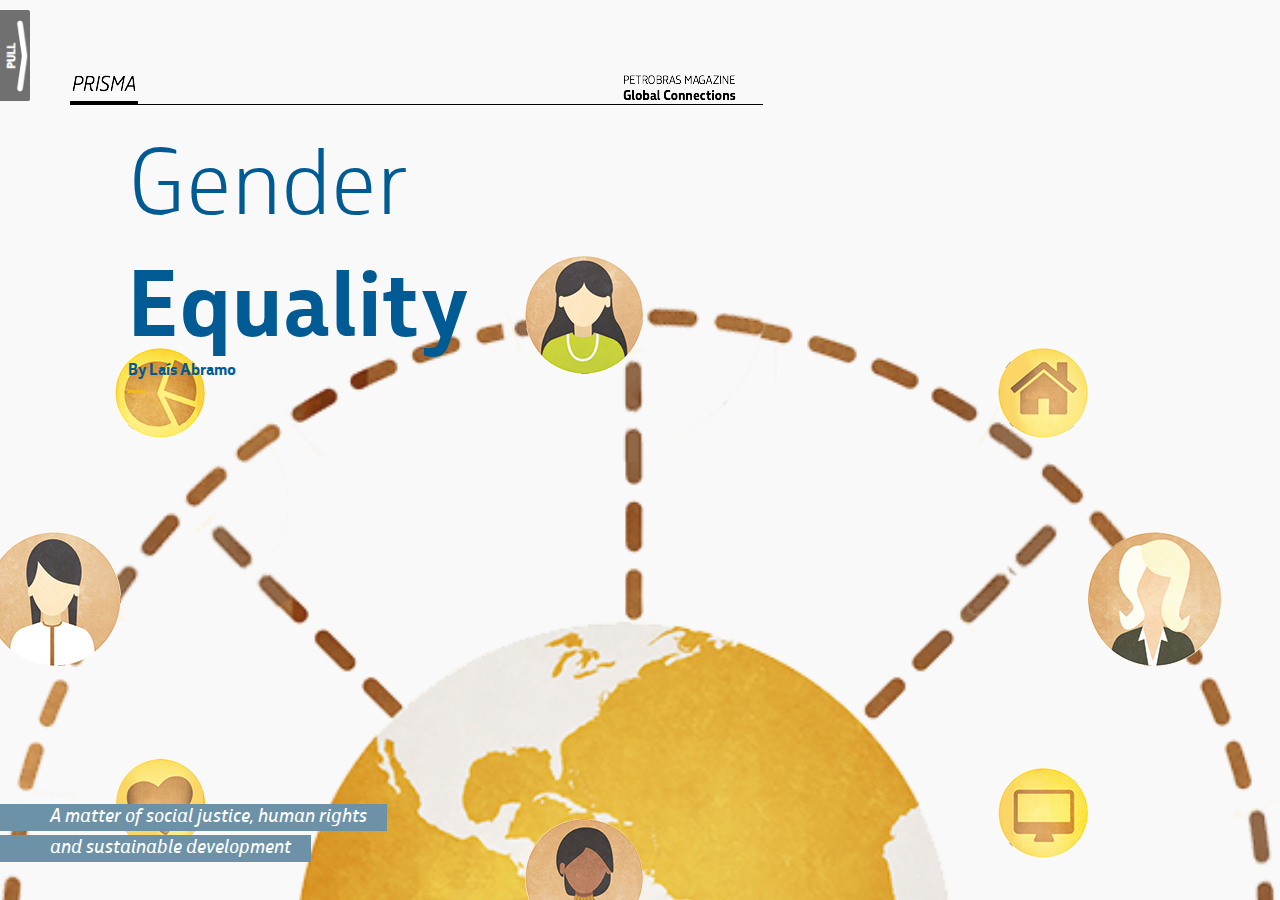
<file: prisma/prisma.html>
<!doctype html>
<html lang="en">
<head>
	<meta charset="utf-8">
	<meta name="viewport" content="width=device-width initial-scale=1.0 maximum-scale=1.0" />

	<title>Prisma || Petrobras Magazine Global Connections</title>
  	<link rel="stylesheet" type="text/css" href="../css/pmgc.css" />

	<link rel="stylesheet" type="text/css" href="css/prisma.css" />
	<link rel="stylesheet" type="text/css" href="css/prisma-LayerHeights.css" />

	<!-- Menu ( Css - Js )-->
  	<link rel="stylesheet" href="../css/jquery.mobile-1.4.2.css">
    <link rel="stylesheet" href="../css/jqm-demos.css">
	
    <script src="../js/jqueryPMGC.min.js"></script>
    <script type="text/javascript">

            $( document ).on( "pagecreate", "#demo-page", function() {

                $("#slide1").click(function(e){
                    e.preventDefault();
                        $.scrollTo( this.hash, 500);
                        return false;
                });

                $( document ).on( "swipeleft swiperight", "#demo-page", function( e ) {
                    // We check if there is no open panel on the page because otherwise
                    // a swipe to close the left panel would also open the right panel (and v.v.).
                    // We do this by checking the data that the framework stores on the page element (panel: open).
                    if ( $( ".ui-page-active" ).jqmData( "panel" ) !== "open" ) {
                        if ( e.type === "swiperight" ) {
                            $( "#left-panel" ).panel( "open" );
                        }
                    }
                });
            });

    </script>
  
	<!-- Color Box ( Css - Js )-->
	<link rel="stylesheet" href="../css/lightbox.css" />
    <link rel="stylesheet" href="../css/colorbox.css" />
	<script src="../js/jquery.colorbox.js"></script>
	<script>
			$(document).ready(function(){
				//Examples of how to assign the Colorbox event to elements
				$(".dialoguesGallery").colorbox({rel:'dialoguesGallery', width:"90%", height:"auto"});
				
				//Example of preserving a JavaScript event for inline calls.
				$("#click").click(function(){ 
					$('#click').css({"background-color":"#f00", "color":"#fff", "cursor":"inherit"}).text("Open this window again and this message will still be here.");
					return false;
				});
			});
			
			

	</script>

</head>

<body>
  	<div data-role="page" id="demo-page" data-url="demo-page" tabindex="0" class="ui-page ui-page-theme-a ui-page-active" style="min-height: 1024px; margin:0; padding:0;">

        <div class="ui-panel-wrapper">

        	<!-- ****** Contenidos de la Revista  ****** -->
               
            <div role="main" class="ui-content" id="content">

                <div class="pullBar"><img src="../imgs/pullBar.png"></div>

				<div id="wrapper">

					<div id="scroller">

						<section>

						<div class="layer background" data-stellar-ratio="1">
                        
                        
                        
             <div class="carruselcirculo">
                       
                        <div class="divi" id="center"><img src="imgs/tierra2.png" /></div>
                        <div class="divi" id="sat0"><img class="pulso1181" src="imgs/sat0.png" /></div>
                        <div class="divi" id="sat1"><img class="pulso901" src="imgs/sat1.png" /></div>
                        <div class="divi" id="sat2"><img class="pulso1341" src="imgs/sat2.png" /></div>
                        <div class="divi" id="sat3"><img class="pulso902" src="imgs/sat3.png" /></div>
                        <div class="divi" id="sat4"><img class="pulso1342" src="imgs/sat4.png" /></div>
                        <div class="divi" id="sat5"><img class="pulso903" src="imgs/sat5.png" /></div>
                        <div class="divi" id="sat6"><img class="pulso1182" src="imgs/sat6.png" /></div>
                        <div class="divi" id="sat7"><img class="pulso904" src="imgs/sat7.png" /></div>
                        
             </div>           
							
							<div class="title accentColorPrisma">
								<h1>Gender <br/><span class="Big">Equality</span></h1>
                                <h5 class="txtBy"><span class="by">By</span> Laís Abramo</h5>
							</div>

							

							<div class="footer">
								<img src="imgs/footerPrisma.png">
							</div>
									
						</div> <!-- End of BackGround -->

								
						<div class="layer layer1" data-stellar-ratio="1.2">

							<div class="lineasazules">
								<p>A matter of social justice, human rights</p>
                                <p>and sustainable development</p>
							</div>
							

							<img class="second-picture" src="imgs/profile.jpg">
						</div><!-- fin de fotos -->


						<div class="layer layer2" data-stellar-ratio="1.4">

						<div class="first-Txt">
							<article class="txtCol left-align DoubleSize" style="background-color:#FFF;">
								<p><span style="color:#005b94 !important;" class="dropCaps">I</span>n a recently published report<sup>1</sup> based on research undertaken in 108 countries, the International Labor Organization (ILO) states that women’s increasing participation in the labor market has been the driving force for growth and competitiveness on a global scale. However, barriers still remain to the more equal incorporation of women into the world of work, which manifest themselves, among other factors, in inequalities of income and the scope to access company directorships, despite women’s scholarity being better on average than men’s.</p>
							</article>
						</div>
						<div class="second-Txt">
							<article class="txtCol left-align txtColAndroidFix" style="background-color:#FFF;">
								<p>According to the ILO, gender equality is a matter of human rights and an essential condition for an effective democracy. It is also an issue for social justice, poverty reduction and social and economic development. In turn, gender discrimination is not only a violation of human rights and fundamental rights at work – it also represents a major cost for companies and society, as it leads to the waste of resources, talents and human potentialities.</p>
                                <p>The international labor standards adopted by the ILO are important instruments for combatting discrimination and promoting equality in the world of work. All of them apply equally to men and women, but there are some that have special importance for gender equality.<br/><br/>The maternity protection conventions (Convention 3, created in 1919, amended in 1952, giving rise to Convention 103, which was in turn amended in 2000, giving rise to Convention 183) define fundamental elements for protecting women against discrimination during pregnancy, birth and breastfeeding, such as maternity leave and pay, and the temporary inability to be dismissed. Convention 103 was ratified by the Brazilian government in 1965.</p>
                                <p>Convention 100 on Equal Remuneration for Work of Equal Value, created in 1951, was ratified by the Brazilian government in 1957. Convention 111 on Discrimination in Employment and Occupation (created in 1958 and ratified by the Brazilian government in 1965) is the first international instrument about discrimination, defined as any distinction, exclusion or preference based on grounds of race, color, sex, religion, political opinion, nationality or social origin that have the effect of nullifying or altering equality of opportunities and treatment in employment.<br/><br/>In turn, Convention 156 on Workers with Family Responsibilities (created in 1981 and still not ratified by the Brazilian government) complements Convention 111, establishing that no worker may be discriminated against at work due to their family responsibilities.</p>
                    			<p>Finally, one should highlight the importance of Convention 189 on Decent Work for Domestic Workers, created in 2011 and also not ratified by the Brazilian government, aimed at ensuring decent working conditions for an extremely important category of the female labor force. Brazil has made significant progress in recent years in promoting gender equality, in the realm of public policies, collective bargaining and companies’ voluntary actions. Diagnosing the inequalities that persist is fundamental to identifying discriminatory practices that cause them and that ought to be eliminated, and to promoting policies for equal opportunities and treatment in the work environment.<br/><br/>

								<div style="font-size:12px; color:#FFF; text-shadow:initial;">
								<sup>1</sup>-	ILO, 2015, Women in Business and Management: Gaining Momentum, Geneva.</div></p>											
							</article>
						</div>

						</div><!-- fin de infographics -->

						<div class="layer layer3" data-stellar-ratio="1.6">
									    
						<div class="sectionHeader"><img src="imgs/prismaHeader.png"></div>

							
							
							<div class="toTop">
								<a href="javascript:backtotop()" class="ui-link"><img src="../imgs/backToTopBtn.png"></a>
							</div>
									
						</div><!-- / End Layer 3 -->
								
								
						</section><!-- / End Section -->

						</div><!-- / End Scroller -->

					</div><!-- / End Wrapper -->
			
				<!-- End - Contenidos de la Revista -->

			</div><!-- / End Content -->

		</div><!-- / End ui-panel-wrapper -->
            

			<div data-role="panel" id="left-panel" data-theme="b"  data-position-fixed="true" class="ui-panel ui-panel-position-left ui-panel-display-reveal ui-panel-closed ui-body-b ui-panel-animate">

				<div class="ui-panel-inner">
	                <p><a href="../index.html" class="ui-link" rel"external" data-ajax="false">Cover</a></p>
                    <p><a href="../welcome/welcome.html" class="ui-link" rel"external" data-ajax="false">Welcome</a></p>
	                <p><a href="../index/indice.html" class="ui-link" rel"external" data-ajax="false">Index</a></p>
	                <p><a href="../dialogues/dialogues.html"class="ui-link" rel"external" data-ajax="false">Dialogues</a></p>
	                <p><a href="../allOver/allOver.html" class="ui-link" rel"external" data-ajax="false">All Over</a></p>
	                <p><a href="../energyGeek/energygeek.html" class="ui-link" rel"external" data-ajax="false">Energy Geek</a></p>
	                <p><a href="../prisma/prisma.html" class="ui-link" rel"external" data-ajax="false">Prisma</a></p>
                    <p><a href="../overTheSeas/overtheseas.html" class="ui-link" rel"external" data-ajax="false">Over the Seas</a></p>
                    <p><a href="../dimensions/dimensions.html"class="ui-link" rel"external" data-ajax="false">New Dimensions</a></p>
                    <p><a href="../frontiers/frontiers.html" class="ui-link" rel"external" data-ajax="false">Frontiers</a></p>
	                <p><a href="../profile/profile.html" class="ui-link" rel"external" data-ajax="false">Profile</a></p>   
	                <p><a href="../artBook/artbook.html" class="ui-link" rel"external" data-ajax="false">Art Book</a></p>
	                <p><a href="../bigbang/bigbang.html" class="ui-link" rel"external" data-ajax="false">Big Bang</a></p>
	                <p><a href="../credits/credits.html" class="ui-link" rel"external" data-ajax="false">Credits</a></p>
	                <a href="#" data-rel="close" class="closeBtn">Close</a>
                </div>
            </div><!-- / End Panel -->

            
    </div><!-- / End Page -->


	<script src="../js/pmgc-FrameWork.min.js"></script>
    
	<script>
		function pulse901() {
		

			$('.pulso901').animate({
				width: 90, height: 90, 
			}, 700, function() {
				$('.pulso901').animate({
					width: 70, height: 70, 
				}, 700, function() {
					pulse901();
				});
			}); 
			
		};
		
		
		
				function pulse902() {
			$('.pulso902').animate({
				width: 90, height: 90, 
			}, 700, function() {
				$('.pulso902').animate({
					width: 70, height: 70, 
				}, 700, function() {
					pulse902();
				});
			}); 
		};
		
		
		
				function pulse903() {
			$('.pulso903').animate({
				width: 90, height: 90, 
			}, 700, function() {
				$('.pulso903').animate({
					width: 70, height: 70, 
				}, 700, function() {
					pulse903();
				});
			}); 
		};
		

		
    	function pulse904() {
			
			$('.pulso904').animate({
				width: 90, height: 90, 
			}, 700, function() {
				$('.pulso904').animate({
					width: 70, height: 70, 
				}, 700, function() {
					pulse904();
				});
			}); 
			
		};
		
		
		$(document).ready(function(){
               // Code to do stuff immediately
               setTimeout(pulse901, 350);
			   setTimeout(pulse902, 350);
			   setTimeout(pulse903, 350);
			   setTimeout(pulse904, 350);
            });
			
		

		
		function pulse_dos1182() {
			$('.pulso1182').animate({
				width: 134, height: 134, 
			}, 700, function() {
				$('.pulso1182').animate({
					width: 104, height: 104, 
				}, 700, function() {
					pulse_dos1182();
				});
			}); 
		};
		
		pulse_dos1182(); 
		
		
		
		
		function pulse_tres1341() {
			$('.pulso1341').animate({
				width: 134, height: 134, 
			}, 700, function() {
				$('.pulso1341').animate({
					width: 104, height: 104, 
				}, 700, function() {
					pulse_tres1341();
				});
			}); 
		};
		
		
		pulse_tres1341();
		
		
		function pulse_tres1342() {
			$('.pulso1342').animate({
				width: 118, height: 118, 
			}, 700, function() {
				$('.pulso1342').animate({
					width: 98, height: 98, 
				}, 700, function() {
					pulse_tres1342();
				});
			}); 
		};
		
		
		pulse_tres1342(); 
		
				function pulse_dos1181() {
			$('.pulso1181').animate({
				width: 118, height: 118, 
			}, 700, function() {
				$('.pulso1181').animate({
					width: 98, height: 98, 
				}, 700, function() {
					pulse_dos1181();
				});
			}); 
		};
		
		pulse_dos1181(); 
		
		
		</script>


</body>

</html>
</file>
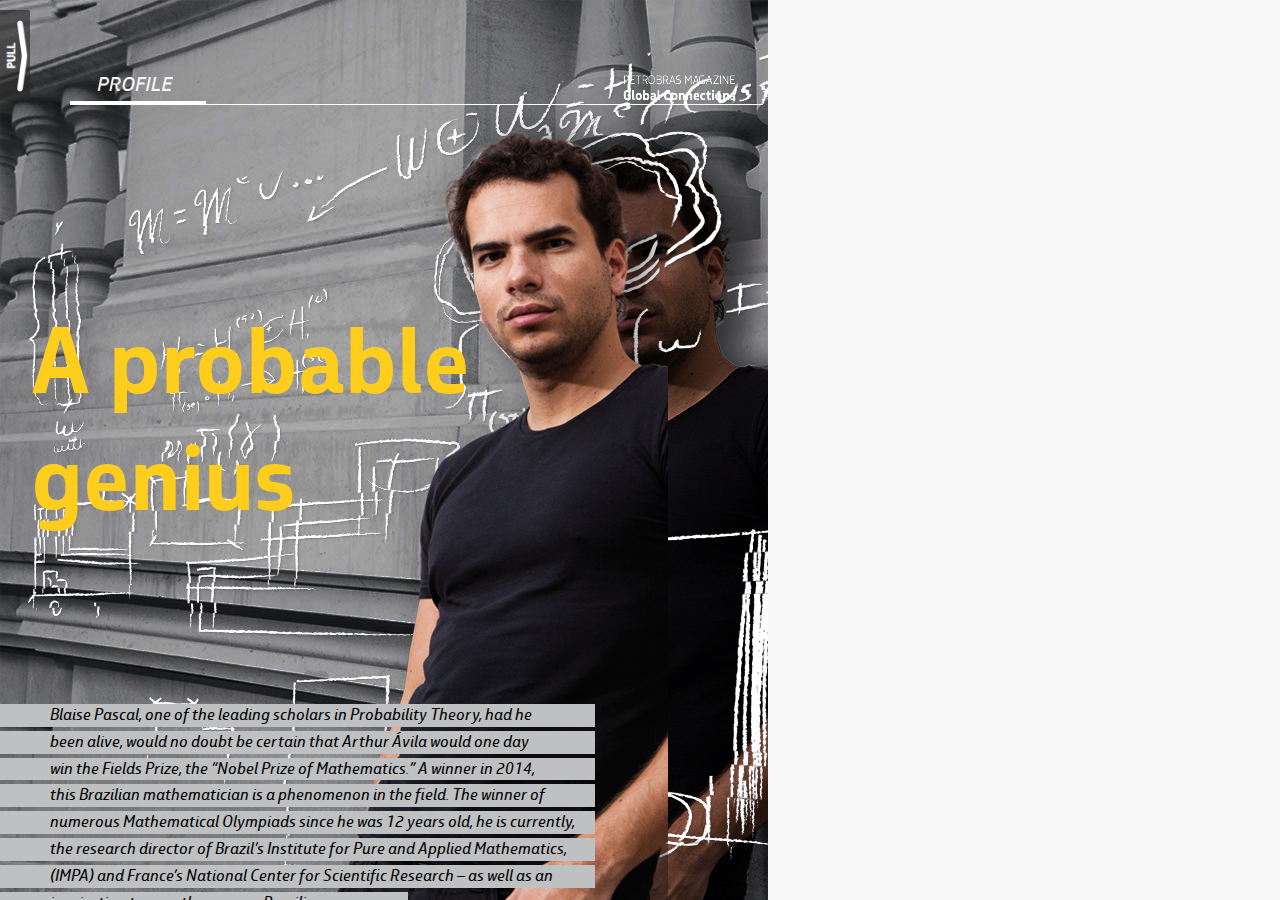
<file: profile/profile.html>
<!doctype html>
<html lang="en">
<head>
	<meta charset="utf-8">
	<meta name="viewport" content="width=device-width initial-scale=1.0 maximum-scale=1.0" />

	<title>Profile || Petrobras Magazine Global Connections</title>
  	<link rel="stylesheet" type="text/css" href="../css/pmgc.css" />

	<link rel="stylesheet" type="text/css" href="css/profile.css" />
	<link rel="stylesheet" type="text/css" href="css/profile-LayerHeights.css" />

	<!-- Menu ( Css - Js )-->
  	<link rel="stylesheet" href="../css/jquery.mobile-1.4.2.css">
    <link rel="stylesheet" href="../css/jqm-demos.css">
	
    <script src="../js/jqueryPMGC.min.js"></script>
    <script type="text/javascript">

            $( document ).on( "pagecreate", "#demo-page", function() {

                $("#slide1").click(function(e){
                    e.preventDefault();
                        $.scrollTo( this.hash, 500);
                        return false;
                });

                $( document ).on( "swipeleft swiperight", "#demo-page", function( e ) {
                    // We check if there is no open panel on the page because otherwise
                    // a swipe to close the left panel would also open the right panel (and v.v.).
                    // We do this by checking the data that the framework stores on the page element (panel: open).
                    if ( $( ".ui-page-active" ).jqmData( "panel" ) !== "open" ) {
                        if ( e.type === "swiperight" ) {
                            $( "#left-panel" ).panel( "open" );
                        }
                    }
                });
            });

    </script>
  
	<!-- Color Box ( Css - Js )-->
	<link rel="stylesheet" href="../css/lightbox.css" />
    <link rel="stylesheet" href="../css/colorbox.css" />
	<script src="../js/jquery.colorbox.js"></script>
	<script>
			$(document).ready(function(){
				//Examples of how to assign the Colorbox event to elements
				$(".dialoguesGallery").colorbox({rel:'dialoguesGallery', width:"90%", height:"auto"});
				
				//Example of preserving a JavaScript event for inline calls.
				$("#click").click(function(){ 
					$('#click').css({"background-color":"#f00", "color":"#fff", "cursor":"inherit"}).text("Open this window again and this message will still be here.");
					return false;
				});
				
			var x = 0;  
            var y = 0; 
			var sentido = "negativo"; 
            //cache a reference to the banner  
            var banner = $(".letras");  
  
            // set initial banner background position  
            banner.css('backgroundPosition', x + 'px' + ' ' + y + 'px');  
  
            // scroll up background position every 90 milliseconds  
            window.setInterval(function() {  
                banner.css("backgroundPosition", x + 'px' + ' ' + y + 'px');  
                //y--;  
                if(sentido=="negativo"){
				if(x>=-768){	
				x = x-1;
				} else {
					sentido = "positivo";
					x = x+1
				}
				}
				
				if(sentido=="positivo"){
				if(x<=0){
					x = x+1;
					
				} else {
					sentido = "negativo";
					x = x-1;
				}
				}
  
                //if you need to scroll image horizontally -  
                // uncomment x and comment y  
  
            }, 90);  
			});
	</script>

</head>

<body>
  	<div data-role="page" id="demo-page" data-url="demo-page" tabindex="0" class="ui-page ui-page-theme-a ui-page-active" style="min-height: 1024px; margin:0; padding:0;">

        <div class="ui-panel-wrapper">

        	<!-- ****** Contenidos de la Revista  ****** -->
               
            <div role="main" class="ui-content" id="content">

                <div class="pullBar"><img src="../imgs/pullBar.png"></div>

				<div id="wrapper">

					<div id="scroller">

						<section>

						<div class="layer background" data-stellar-ratio="1">
							
							<div class="title" >
                            <div class="letras">
                            <div class="pascal">
								<h1>A probable<br/><span class="big"><b>genius</b></span></h1>
                                </div>
                                </div>
							</div>

							<div class="footer">
								<img src="imgs/footerPerfil.png">
							</div>
									
						</div> <!-- End of BackGround -->

								
						<div class="layer layer1" data-stellar-ratio="1.2">
							

							<div class="foto1-Caption">
								<div class="fotoCaption" style="width:85% !important;">
									<p>The Fields Medal is considered the highest<br/>
                                      honor that a mathematician can receive</p>
								</div>
							</div>
						
							<img class="second-picture" src="imgs/foto1.png">



						</div><!-- fin de fotos -->


						<div class="layer layer2" data-stellar-ratio="1.4">

							<img class="first-picture" src="imgs/foto-moneda.png">
							

							<img class="first-pleca" src="imgs/pleca-1.png">


							<img class="second-pleca" src="imgs/pleca-2.png">

						</div><!-- fin de infographics -->

						<div class="layer layer3" data-stellar-ratio="1.6">
									    
							<div class="sectionHeader"><img src="imgs/line_portada.png"></div>
							<div class="lineasSubHead">
                            <p style="max-width:580px;">Blaise Pascal, one of the leading scholars in Probability Theory, had he</p>
							    <p style="max-width:573px;">been alive, would no doubt be certain that Arthur Ávila would one day</p>
							    <p style="max-width:584px;">win the Fields Prize, the “Nobel Prize of Mathematics.” A winner in 2014,</p>
							    <p style="max-width:596px;">this Brazilian mathematician is a phenomenon in the field. The winner of</p>
							    <p style="max-width:632px;">numerous Mathematical Olympiads since he was 12 years old, he is currently,</p>
							    <p style="max-width:620px;">the research director of Brazil’s Institute for Pure and Applied Mathematics,</p>
							    <p style="max-width:604px;">(IMPA) and France’s National Center for Scientific Research – as well as an</p>
							    <p style="max-width:338px;">inspiration to countless young Brazilians</p>
							</div>




							<div class="first-Txt">
								<article class="txtCol left-align">
									<p><span class="dropCaps color-Profile">I</span>n mathematics, one of the characteristics of a dynamic system is that it evolves over time. There are systems governed by simple, regular laws, making it easy to describe their long-term behavior, but when new factors are included in the equation, even systems governed by very simple laws can adopt very complex behaviors, resulting in unexpected conclusions. It was due to his work in this area of research that Brazilian mathematician Artur Ávila received a Fields Medal – the highest honor in mathematics – in 2014 and is today one of the most respected researchers in the world in the field of dynamic systems research.</p>
								    <p>It all began at the age of 12, when Ávila was invited by a teacher to take part in the Mathematical Olympiads. Without yet knowing which profession he would follow, the experience, repeated many times at other editions of the contest, led him to choose his vocation. Today, at the age of 35, Ávila divides his time between Brazil, where he directs the Institute for Pure and Applied Mathematics (IMPA), an organization that reports to the Ministry of Science, Technology and Innovation, and France, where he leads the National Center for Scientific Research. He spends around six months per year in each country.</p>
								      

								</article>
							</div>
                            
                            
                            
                            <div class="first2-Txt">
								<article class="txtCol left-align">
                                <p>
								      Had he been able to look into the future, his career would perhaps have been surprising to Ávila at the time when he was a hard-working student at the Colégio de São Bento, a traditional school in Rio de Janeiro. He studied more than what was presented in the classroom, but did not yet know that mathematics could be a profession. In 1992, at the age of 13, invited by one of his teachers, Fabiano Pinheiro, Ávila decided to participate, for the first time and without any preparation, in the Brazilian Mathematical Olympiad (known by Portuguese acronym OBM). “When I started to take part in the Olympiads, I didn’t have any notion of what a profession was. I viewed mathematics merely as a way to learn,” he explains.</p>

								      <p>
								      In his first competition, Ávila won the bronze medal – but not without any effort. “The competition lasted two days, with three questions per day. We had a lot of time to reflect about each question, but it wasn’t at all obvious how you would solve each one. And I didn’t understand anything. On the one hand, having contact with this competition was hard for me, but it also showed me an interesting thing: to perform well, you need to use your imagination and really delve into the problem,” he recalls.</p>
								      <p>
								      The following year, now aware of what was awaiting him, Ávila came first in the OBM. It was the start of a trajectory that would lead him to win a Fields Prize, the most prestigious award ever won by a Brazilian mathematician. But this was still very far off for the boy who joined a master’s program at IMPA in 1995, at the age of 16, while he was still at high school, doing his schoolwork alongside his scientific development in mathematics.</p>
								</article>
							</div>
                            
                            
                            

							<div class="second-Txt">
								<article class="txtCol left-align" style="background:#bfc0c2;">
									<h3> Olympiads </h3>
								    <p>The first Brazilian Mathematical Olympiad (OBM) was held in 1979 by the Brazilian Mathematics Society (SBM). Today, in conjunction with the Public School Mathematical Olympiads – an IMPA initiative that reached its 10th anniversary in 2014 – the OMB is used to select students to represent Brazil in the various international competitions in the field, such as the International Mathematical Olympiad, the Cone Sul Olympiad and the Iberoamerican Olympiad.</p>
								    <p>
								    In 2014, around 18 million students enrolled in the Public School Mathematical Olympiads. “There are prize-winning students in the remotest municipalities, proving that mathematical talent is distributed pretty uniformly across Brazil. The increase in Brazilian participation over the years and the country’s strong performance in the ranking have been fundamental to the educational development of the subject at public schools,” says IMPA general director, César Camacho.</p>
									      
								</article>
							</div>

							<div class="third-Txt">
								<article class="txtCol left-align">
									<h3>The 10 martini challenge</h3>
									<p>In 1980, American physicist and mathematician Barry Simon promised to buy 10 measures of James Bond’s favorite drink for whoever could explain the behavior of mathematical tools known as Schrödinger Operators. In 2005, in partnership with Russian mathematician Svetlana Jitomirskaya, Ávila solved the puzzle. Contrary to the legend, however, there were no celebratory martinis. “There are mathematical problems that have remained unsolved for a long time, and some of them have turned into folklore. In this case, people thought it would get more attention with this name regarding 10 martinis, but this isn’t the objective of anyone who works on a puzzle like this. Ten martinis is very little reward for the effort involved. Previous work had already made significant progress toward the solution, but my coauthor and I together solved the problem. However, I don’t particularly like martinis,” concludes Ávila.</p>
								</article>
							</div>

							<div class="fourth-Txt">
								<article class="txtCol left-align txtColAndroidFix">
									<p>“Even though the institute offers this flexibility, in my case it wasn’t that simple. I found out that the mathematician Carlos Gustavo Moreira, ‘Gugu,’ an IMPA researcher and member of the Brazilian Mathematical Olympiads Commission, had taken an MA at IMPA while doing his high school education. I was a little late on the scene and I wasn’t much encouraged because I had missed the deadlines. However, what happened was that, the same year, I attended several Olympiads, the main one being the International Mathematical Olympiad, in which I won gold. It was a better result that I had expected and, when I got back, I went to IMPA and they offered me a scientific initiation scholarship,” recounts Ávila.</p>
									<p>
									Regarding the Fields Prize, following the exhaustive process from his initial nomination, kept secret, until the awards ceremony, Ávila sees it as a challenge overcome and prefers to focus on what is yet to come in his research. “When I found out I had received the prize, I felt relieved, because there is a lot of pressure on potential candidates, and this ends up taking away a little of our focus from the research we are doing. When the result came out, I only felt relieved and the desire to return to my object of study,” the mathematician concludes.
									</p>
								</article>
							</div>

							
							<div class="toTop">
								<a href="javascript:backtotop()" class="ui-link"><img src="imgs/backToTopBtn.png"></a>
							</div>
									
						</div><!-- / End textos -->
								
								
						</section><!-- / End Section -->

						</div><!-- / End Scroller -->

					</div><!-- / End Wrapper -->
			
				<!-- End - Contenidos de la Revista -->

			</div><!-- / End Content -->

		</div><!-- / End ui-panel-wrapper -->
            

        <div data-role="panel" id="left-panel" data-theme="b"  data-position-fixed="true" class="ui-panel ui-panel-position-left ui-panel-display-reveal ui-panel-closed ui-body-b ui-panel-animate">

			<div class="ui-panel-inner">
	                <p><a href="../index.html" class="ui-link" rel"external" data-ajax="false">Cover</a></p>
                    <p><a href="../welcome/welcome.html" class="ui-link" rel"external" data-ajax="false">Welcome</a></p>
	                <p><a href="../index/indice.html" class="ui-link" rel"external" data-ajax="false">Index</a></p>
	                <p><a href="../dialogues/dialogues.html"class="ui-link" rel"external" data-ajax="false">Dialogues</a></p>
	                <p><a href="../allOver/allOver.html" class="ui-link" rel"external" data-ajax="false">All Over</a></p>
	                <p><a href="../energyGeek/energygeek.html" class="ui-link" rel"external" data-ajax="false">Energy Geek</a></p>
	                <p><a href="../prisma/prisma.html" class="ui-link" rel"external" data-ajax="false">Prisma</a></p>
                    <p><a href="../overTheSeas/overtheseas.html" class="ui-link" rel"external" data-ajax="false">Over the Seas</a></p>
                    <p><a href="../dimensions/dimensions.html"class="ui-link" rel"external" data-ajax="false">New Dimensions</a></p>
                    <p><a href="../frontiers/frontiers.html" class="ui-link" rel"external" data-ajax="false">Frontiers</a></p>
	                <p><a href="../profile/profile.html" class="ui-link" rel"external" data-ajax="false">Profile</a></p>   
	                <p><a href="../artBook/artbook.html" class="ui-link" rel"external" data-ajax="false">Art Book</a></p>
	                <p><a href="../bigbang/bigbang.html" class="ui-link" rel"external" data-ajax="false">Big Bang</a></p>
	                <p><a href="../credits/credits.html" class="ui-link" rel"external" data-ajax="false">Credits</a></p>
	                <a href="#" data-rel="close" class="closeBtn">Close</a>
                </div>
        </div><!-- / End Panel -->

            
    </div><!-- / End Page -->


	<script src="../js/pmgc-FrameWork.min.js"></script>

</body>

</html>
</file>
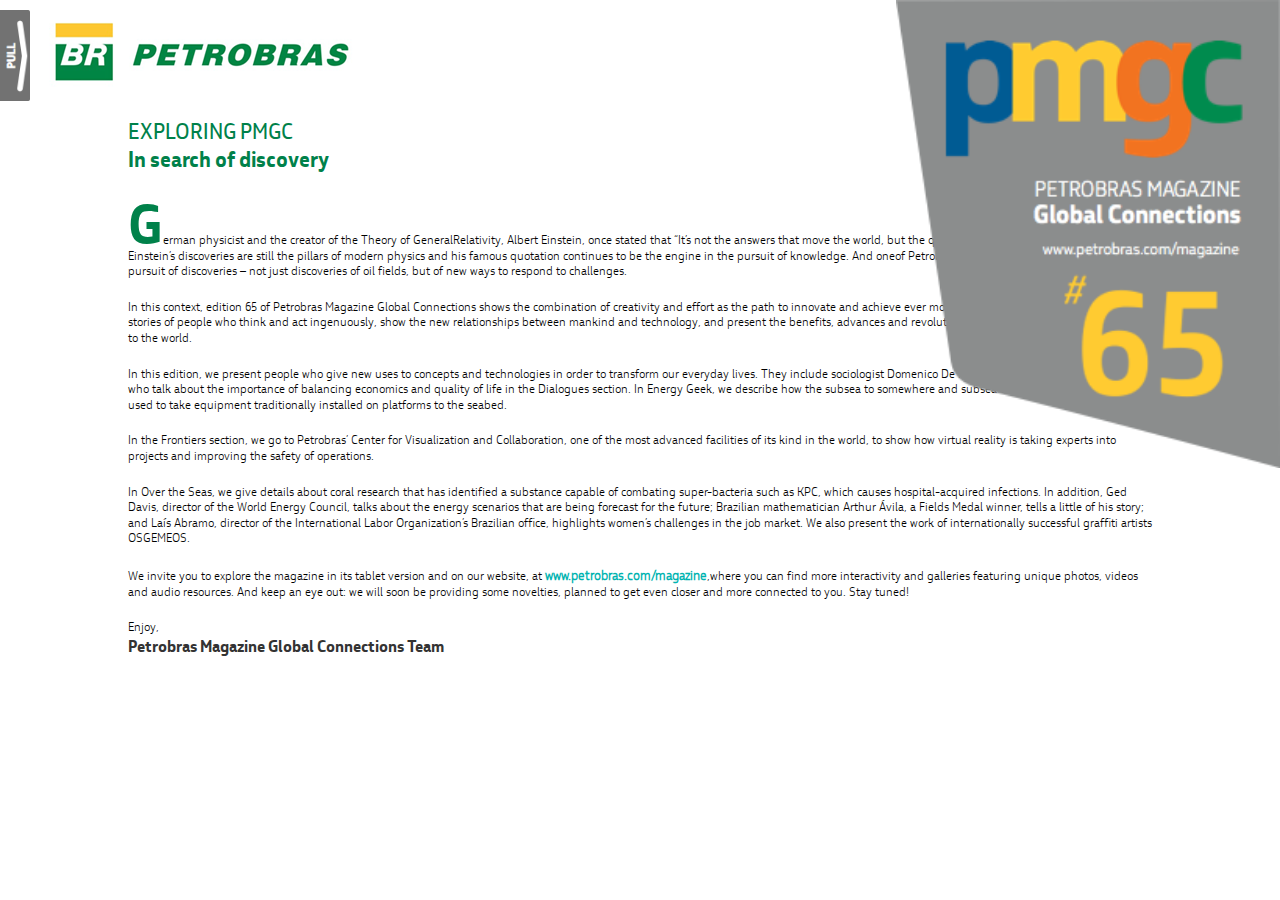
<file: welcome/welcome.html>
<!doctype html>
<html lang="en">
  <head>
	<meta charset="utf-8">
	<meta name="viewport" content="width=device-width initial-scale=1.0 maximum-scale=1.0" />

	<title>Welcome || Petrobras Magazine Global Connections</title>
  	<link rel="stylesheet" type="text/css" href="../css/pmgc.css" />

	<link rel="stylesheet" type="text/css" href="css/welcome.css" />
	<link rel="stylesheet" type="text/css" href="css/welcome-LayerHeights.css" />

	<!-- Menu ( Css - Js )-->
  	<link rel="stylesheet" href="../css/jquery.mobile-1.4.2.css">
    <link rel="stylesheet" href="../css/jqm-demos.css">
	
    <script src="../js/jqueryPMGC.min.js"></script>
    <script type="text/javascript">

            $( document ).on( "pagecreate", "#demo-page", function() {

                $("#slide1").click(function(e){
                    e.preventDefault();
                        $.scrollTo( this.hash, 500);
                        return false;
                });

                $( document ).on( "swipeleft swiperight", "#demo-page", function( e ) {
                    // We check if there is no open panel on the page because otherwise
                    // a swipe to close the left panel would also open the right panel (and v.v.).
                    // We do this by checking the data that the framework stores on the page element (panel: open).
                    if ( $( ".ui-page-active" ).jqmData( "panel" ) !== "open" ) {
                        if ( e.type === "swiperight" ) {
                            $( "#left-panel" ).panel( "open" );
                        }
                    }
                });
            });

    </script>
	
	<!-- cordova inAppBrowser -->
	<script type="text/javascript" charset="utf-8" src="../cordova.js"></script>
		<script type="text/javascript" charset="utf-8">
        function onBodyLoad() {
            document.addEventListener("deviceready", onDeviceReady, false);
        }
    </script>
    <script>
        function onDeviceReady() {
        }
    </script>

	<!-- Color Box ( Css - Js )-->
	<link rel="stylesheet" href="../css/lightbox.css" />
    <link rel="stylesheet" href="../css/colorbox.css" />
	<script src="../js/jquery.colorbox.js"></script>
	<script>
			$(document).ready(function(){
				//Examples of how to assign the Colorbox event to elements
				$(".dialoguesGallery").colorbox({rel:'dialoguesGallery', width:"90%", height:"auto"});
				
				//Example of preserving a JavaScript event for inline calls.
				$("#click").click(function(){ 
					$('#click').css({"background-color":"#f00", "color":"#fff", "cursor":"inherit"}).text("Open this window again and this message will still be here.");
					return false;
				});
			});
	</script>

</head>

	<body>
	
		<div data-role="page" id="demo-page" data-url="demo-page" tabindex="0" class="ui-page ui-page-theme-a ui-page-active" style="min-height: 1024px; margin:0; padding:0;">

            <div class="ui-panel-wrapper">
               
                <div role="main" class="ui-content" id="content">

					<!--
					############################################
					Contenidos de la Revista
					-->
                  
                    <div class="pullBar"><img src="../imgs/pullBar.png"></div>

					<div id="wrapper">

						<div id="scroller">

							<section>

								<div class="layer background" data-stellar-ratio="1">

								</div><!-- fin de background -->


								<div class="layer layer1" data-stellar-ratio="1">

								</div><!-- fin de fotos -->


								<div class="layer layer2" data-stellar-ratio="1">

									
								</div><!-- fin de infographics -->


								<div class="layer layer3" data-stellar-ratio="1">
										<img class="pleca" src="imgs/plecaWelcome.png">
                                         <div class="logoPB"><img src="imgs/logoPB.png"></div>
										<div class="section">
											<h1>EXPLORING PMGC<br><span class="big">In search of discovery</span></h1>
											<p><span class="dropCaps">G</span>erman physicist and the creator of the Theory of GeneralRelativity, Albert Einstein, once stated that “It’s not the answers that move the world, but the questions.”Sixty years after his death, Einstein’s discoveries are still the pillars of modern physics and his famous quotation continues to be the engine in the pursuit of knowledge. And oneof Petrobras’ main principles is the constant pursuit of discoveries – not just discoveries of oil fields, but of new ways to respond to challenges.</p>

											<p>In this context, edition 65 of <strong>Petrobras Magazine Global Connections</strong> shows the combination of creativity and effort as the path to innovate and achieve ever more challenging results. We tell the stories of people who think and act ingenuously, show the new relationships between mankind and technology, and present the benefits, advances and revolutions these achievements are bringing to the world.</p>

											<p>In this edition, we present people who give new uses to concepts and technologies in order to transform our everyday lives. They include sociologist Domenico De Masi and economist Michael Green, who talk about the importance of balancing economics and quality of life in the Dialogues section. In Energy Geek, we describe how the subsea to somewhere and subsea to shore concepts are being used to take equipment traditionally installed on platforms to the seabed.</p>
                                            
  											<p>In the Frontiers section, we go to Petrobras’ Center for Visualization and Collaboration, one of the most advanced facilities of its kind in the world, to show how virtual reality is taking experts into projects and improving the safety of operations.</p>
                                                                                                                                    
											<p>In Over the Seas, we give details about coral research that has identified a substance capable of combating super-bacteria such as KPC, which causes hospital-acquired infections. In addition, Ged Davis, director of the World Energy Council, talks about the energy scenarios that are being forecast for the future; Brazilian mathematician Arthur Ávila, a 
Fields Medal winner, tells a little of his story; and Laís Abramo,  director of the International Labor Organization’s Brazilian office, highlights women’s challenges in the job market. We also present the work of internationally successful graffiti artists OSGEMEOS.</p>

											<p>We invite you to explore the magazine in its tablet version and on our website, at 
											<a class="link ui-link" style="color:#00b3b0 !important; text-decoration:none; " href="#" onclick="window.open('http://www.petrobras.com/magazine','_system');">www.petrobras.com/magazine</a>,where you can find more interactivity and galleries featuring unique photos, videos and audio resources. And keep an eye out: we will soon be providing some novelties, planned to get even closer and more connected to you. Stay tuned!</p>

											<p>Enjoy,</p>

											<h6 style="margin-top:0px;">Petrobras Magazine Global Connections Team</h6>
													
													
										</div class="section"><!-- / End Section -->
									

								</div><!-- / End textos -->
								
							</section><!-- / End Section -->

						</div><!-- / End Scroller -->

					</div><!-- / End Wrapper -->
			
					<!--
					End - Contenidos de la Revista
					############################################
					-->

				</div><!-- / End Content -->

			</div><!-- / End ui-panel-wrapper -->
            

			<div data-role="panel" id="left-panel" data-theme="b"  data-position-fixed="true" class="ui-panel ui-panel-position-left ui-panel-display-reveal ui-panel-closed ui-body-b ui-panel-animate">

				<div class="ui-panel-inner">
	                <p><a href="../index.html" class="ui-link" rel"external" data-ajax="false">Cover</a></p>
                    <p><a href="../welcome/welcome.html" class="ui-link" rel"external" data-ajax="false">Welcome</a></p>
	                <p><a href="../index/indice.html" class="ui-link" rel"external" data-ajax="false">Index</a></p>
	                <p><a href="../dialogues/dialogues.html"class="ui-link" rel"external" data-ajax="false">Dialogues</a></p>
	                <p><a href="../allOver/allOver.html" class="ui-link" rel"external" data-ajax="false">All Over</a></p>
	                <p><a href="../energyGeek/energygeek.html" class="ui-link" rel"external" data-ajax="false">Energy Geek</a></p>
	                <p><a href="../prisma/prisma.html" class="ui-link" rel"external" data-ajax="false">Prisma</a></p>
                    <p><a href="../overTheSeas/overtheseas.html" class="ui-link" rel"external" data-ajax="false">Over the Seas</a></p>
                    <p><a href="../dimensions/dimensions.html"class="ui-link" rel"external" data-ajax="false">New Dimensions</a></p>
                    <p><a href="../frontiers/frontiers.html" class="ui-link" rel"external" data-ajax="false">Frontiers</a></p>
	                <p><a href="../profile/profile.html" class="ui-link" rel"external" data-ajax="false">Profile</a></p>   
	                <p><a href="../artBook/artbook.html" class="ui-link" rel"external" data-ajax="false">Art Book</a></p>
	                <p><a href="../bigbang/bigbang.html" class="ui-link" rel"external" data-ajax="false">Big Bang</a></p>
	                <p><a href="../credits/credits.html" class="ui-link" rel"external" data-ajax="false">Credits</a></p>
	                <a href="#" data-rel="close" class="closeBtn">Close</a>
                </div>
            </div><!-- / End Panel -->


            
        </div><!-- / End Page -->

	<script src="../js/pmgc-FrameWork.min.js"></script>

            
	</body>

</html>
</file>
<file: allOver/css/allOver.css>
.title {
	position: relative;
	background-color: red;
	height: 1024px;
	width: 100%;
	background: url('../imgs/fondo-portada.jpg') no-repeat;
	background-position: -0px 0px;
	background-size: 100% auto;
}
.title h1 {
	color:#008c4f;
	font-family: 'petrobras_sanslight';
	position: absolute;
	font-size: 4.4em;
	top: 29%;
	left:10%; 
	width: 90%;
	text-shadow: 0px 1px 0px #000;

}
.Big {
	font-family: 'petrobras_sansbold';
	letter-spacing: 1px;
	font-size: 1em;
}

h3 {
	font-family: 'petrobras_sansbold';
	color: #00814A;
	font-size: 2.5em;
	text-align: left;
}

.inicial{
	font-size:5.6em;
	color:#008c4f;
	line-height:70px;
}







/* ------------------------------------------- Objet positions*/



.title {
	position: absolute;
	top: 0px;
	left: 0px;
}


.intro-Article{
	position: absolute;
	top: 600px;
}

.titfoto1{
	position: absolute;
	left: 20px;
	top: 1154px;
}

.forum{
	position: absolute;
	right: 0;
	top: 1100px;
	width: 100%;
}

.first-Txt{
	position: absolute;
	top: 3450px;
}

.graficauno{
	position: absolute;
	width: 100%;
	left: 0;
	top: 3327px;
}
.graficados{
	position: absolute;
	width: 100%;
	left: 0;
	top: 3592px;
}
.graficatres{
	position: absolute;
	width: 100%;
	left: 0;
	top: 4137px;
}



.pre-second-Txt{
	position: absolute;
	top: 1900px;
}

.second-Txt{
	position: absolute;
	top: 6100px;
}

.pleca1{
	position: absolute;
	top: 2600px;
	left: 0;
}
.third-Txt{
	position: absolute;
	top: 6250px;
}

.pleca2{
	position: absolute;
	top: 5900px;
	left: 0;
}
.fourth-Txt{
	position: absolute;
	top: 6250px;
}
.fifth-Txt{
	position: absolute;
	top: 7009px;
}


.fotofin{
	position: absolute;
	top: 6556px;
	left: 0px;
	width: 100%;
}

.pleca3{
	position: absolute;
	top: 6880px;
	right: 0px;
}



.toTop{
	position: absolute;
	top: 9320px;
	left: 50%;
	margin-left: -100px;
}
.footer{
	position: absolute;
	top: 6257px;
	left: 0px;
}


/* ANIMACIONES NUMEROS E ILUSTRACIONES */

#number1 {
	 color: #128b4d;
    font-size: 60px;
    left: 10%;
    position: absolute;
    top: 12%;
	}
	
#number2 {
	 color: #128b4d;
    font-size: 60px;
    left: 10%;
    position: absolute;
    top: 68%;
	}
	
	

#number_weels {
	color: #128b4d;
 font-size: 60px;
    left: 58%;
    position: absolute;
    top: 7%;}


#number_platform {
  color: #128b4d;
    font-size: 50px;
    left: 78%;
    position: absolute;
    top: 29%;}
	
#number_exploration22 {
	color: #128b4d;
 font-size: 28px;
    left: 61%;
    position: absolute;
    top: 58%;}

#number_exploration52 {
	color: #e17632;
 font-size: 28px;
    left: 77%;
    position: absolute;
    top: 58%;}

#number_exploration70 {
	color: #128b4d;
 font-size: 28px;
    left: 62%;
    position: absolute;
    top: 78%;}

#number_exploration100 {
	color: #128b4d;
 font-size: 28px;
    left: 77%;
    position: absolute;
    top: 78%;}
	
#quinientos {
	display:inline-block;
	
	position:relative;}
</file>
<file: allOver/css/allOver-LayerHeights.css>
* {
  margin: 0;
  padding: 0;
}

body {
	background-color: #d9d9d9;
	height: 4000px;
}

section {
  position: relative;
  top: 0px;
  width: 100%;
  margin: 0 auto;
}

.layer {
  position: absolute;
  border-radius: 0px;
  background: white;
}

.background{
	background: #f9f9f9;
	width: 100%;
	height:9328px;
	z-index: 0;

}
.layer1{
	background: transparent;
	width: 100%;
	height: 9895px;
	z-index: 10;
}
.layer2{
	background: transparent;
	width: 100%;
	height: 11382px;
	z-index: 30;
}
.layer3 {
	background: transparent;
	width: 100%;
	height: 12866px;
	z-index: 40;
}

.contentWrapper {
	z-index: 50;
	width: 300px;
	height: 10626px;
	background: teal;
}




.mobile body {
  overflow: hidden;
}
.mobile #wrapper {
  position: absolute;
  top: 0;
  bottom: 0;
  left: 0;
  width: 100%;
}

.mobile #scroller {
  height: 6457px;
}
</file>
<file: css/jqm-demos.css>
/* JQM Demos custom CSS */

/* Header */
.jqm-demos .jqm-header {
	background: #fff;
	border-top: 4px solid #3eb249;
	border-bottom-color: #eee;
}
.jqm-demos .jqm-header h2 {
	padding: .4em 0 .1em;
	margin: 0 3em;
}
.jqm-demos .jqm-header h2 a {
	display: inline-block;
	text-decoration: none;
	min-height: 40px;
}
.jqm-demos .jqm-header h2 img {
	display: block;
	width: 140px;
	height: auto;
}
.jqm-demos .jqm-header h2 > img {
	display: inline-block;
}
.jqm-demos .jqm-header p {
	position: absolute;
	bottom: -2em;
	left: 1em;
	margin: 0;
	color: #666;
	font-family: 'Open Sans', sans-serif;
	font-weight: 300;
	text-transform: uppercase;
}
.jqm-demos .jqm-header .ui-btn {
	width: 2em;
	height: 2em;
	background: none;
	border: 0;
	top: 50%;
	margin-top: -1em;
	-webkit-border-radius: .3125em;
	border-radius: .3125em;
	opacity: .4;
	filter: Alpha(Opacity=40);
}

/* Footer */
.jqm-demos .jqm-footer.ui-footer {
	position: absolute;
	bottom: 0;
	padding-bottom: 0;
}
.jqm-demos .jqm-footer {
	border-top: 1px solid #3eb249;
}
.jqm-demos .jqm-footer p {
	font-size: .8em;
	color: #999;
	font-family: 'Open Sans', sans-serif;
	font-weight: 300;
	margin: 0 1.25em 1.25em;
}
.jqm-demos .jqm-footer p:first-child {
	font-size: 1em;
	color: #666;
	font-weight: 400;
	margin: 1em 1em .75em;
}

/* Content */
.jqm-demos .jqm-content {
	padding-top: 3em;
}
.jqm-demos .jqm-content > h1,
.jqm-demos .jqm-content > h2,
.jqm-demos .jqm-content > h3,
.jqm-demos .jqm-content > p,
.jqm-demos .jqm-content > ul li,
.jqm-demos .jqm-content > a {
	font-family: 'Open Sans', sans-serif;
	font-weight: 300;
}
.jqm-demos .jqm-content > h1 {
	font-size: 2.4em;
	margin: 0 0 .625em;
}
.jqm-demos .jqm-content > h2 {
	color: #3eb249;
	background-color: transparent;
	border-bottom: 1px solid #ddd;
	font-size: 1.6em;
	padding-bottom: .2em;
	margin: 0 0 .7375em;
}
.jqm-demos .jqm-content > h3 {
	color: #3eb249;
	background-color: transparent;
	font-size: 1.4em;
	margin: 0 0 1em;
}
.jqm-demos .jqm-content > p {
	font-size: 1.2em;
	line-height: 1.5;
}
.jqm-demos .jqm-content > ul:not(.jqm-list) li {
	font-size: 1.2em;
	line-height: 1.5;
}
.jqm-demos .jqm-content > p {
	margin: 0 0 1.25em;
}
.jqm-demos .jqm-content > ul,
.jqm-demos .jqm-content > ol {
	padding-left: 1.3em;
}
.jqm-demos .jqm-content > .ui-listview {
	padding-left: 0;
}
.jqm-demos .jqm-content > a,
.jqm-demos .jqm-content > p a,
.jqm-demos .jqm-content > ul:not(.jqm-list) li a {
	font-weight: 400;
	text-decoration: none;
}
.jqm-demos .jqm-content strong {
	font-weight: 700;
}
.jqm-demos .jqm-content > p strong {
	font-weight: 400;
}

/* Homepage */
.jqm-home > .jqm-content > img {
	width: 400px;
	max-width: 100%;
	display: block;
	margin: 2.5em 0;
}
.jqm-home .ui-grid-a {
	margin: 2.5em -.5em -.5em;
}
.jqm-block-content {
	margin: .5em;
	padding: 1em;
	background: #fff;
	border: 1px solid #eee;
	-webkit-border-radius: .3125em;
	border-radius: .3125em;
	font-family: 'Open Sans', sans-serif;
}
.jqm-block-content h3 {
	font-size: 1.5em;
	font-weight: 300;
	color: #3eb249;
	border-bottom: 1px solid #ddd;
	padding-bottom: .25em;
	margin: 0 0 .5em;
}
.jqm-block-content p {
	font-size: 1.1em;
	font-weight: 300;
	line-height: 1.4;
	margin: .7em 0;
}
.jqm-block-content p:last-child {
	margin-bottom: 0;
}
.jqm-block-content a:link {
	font-weight: 300;
	text-decoration: none;
}

/* Code */
.jqm-content pre,
.jqm-content code {
	font-family: "Consolas", "Bitstream Vera Sans Mono", "Courier New", Courier, monospace;
	background: #e5e5e5;
	background: rgba(0,0,0,.05);
	padding: 0 .125em;
}
.jqm-content pre {
	padding: 0 1em 1.2em;
	white-space: pre-wrap;
}
.jqm-content pre > code {
	padding: 0;
	background: none;
	font-size: .9em;
}

/* Lists */
.jqm-demos .jqm-search .jqm-list {
	margin: 0 -1em 1em;
}
.jqm-demos .jqm-list .ui-btn,
.jqm-demos .jqm-list .ui-btn:visited,
.jqm-demos .jqm-list .ui-li-divider {
	font-family: 'Open Sans', sans-serif;
	font-weight: 300;
	text-shadow: none !important;
}
.jqm-demos .jqm-list .ui-btn:hover,
.jqm-demos .jqm-list .ui-btn:active {
	color: #3388cc;
}
.jqm-demos .jqm-list .ui-btn.ui-btn-active {
	color: #fff;
}
.jqm-demos .jqm-list .ui-li-divider {
	color: #3eb249;
}

/* Navmenu */
.jqm-navmenu-panel .ui-listview > li .ui-collapsible-heading {
	margin: 0;
}
.jqm-navmenu-panel .ui-collapsible.ui-li-static {
	padding: 0;
	border: none !important;
}
.jqm-navmenu-panel .ui-collapsible + li > .ui-btn,
.jqm-navmenu-panel .ui-collapsible + .ui-collapsible > .ui-collapsible-heading > .ui-btn,
.jqm-navmenu-panel .ui-panel-inner > .ui-listview > li.ui-first-child .ui-btn {
	border-top: none !important;
}
.jqm-navmenu-panel .ui-listview .ui-listview .ui-btn {
	padding-left: 1.5em;
	color: #999;
}
.jqm-navmenu-panel .ui-listview .ui-listview .ui-btn.ui-btn-active {
	color: #fff;
}
.jqm-navmenu-panel .ui-btn:after {
	opacity: .4;
	filter: Alpha(Opacity=40);
}
.jqm-demos .jqm-navmenu-panel.jqm-panel-page-nav {
	display: none;
	position: absolute;
	top: 178px;
	left: 12px;
}
.jqm-demos .jqm-navmenu-panel.jqm-panel-page-nav ul li:first-child a{
	border-top: none;
}
/* Search */
.jqm-search-panel .ui-panel-inner {
	padding-top: 0;
}
.jqm-search-panel .ui-input-search {
	margin: 1em 0;
}
.jqm-search-panel .ui-input-search.ui-focus {
	-webkit-box-shadow: inset 0 1px 3px rgba(0,0,0,.2);
	-moz-box-shadow: inset 0 1px 3px rgba(0,0,0,.2);
	box-shadow: inset 0 1px 3px rgba(0,0,0,.2);
}
.jqm-list .jqm-search-results-keywords {
    padding: .46857em 0 0;
    font-size: .8em;
    font-weight: 300;
    color: #999;
    display: block;
	text-overflow: ellipsis;
	overflow: hidden;
	white-space: nowrap;
}
.ui-btn-active .jqm-search-results-keywords {
    color: #fff;
}
.jqm-search-results-highlight {
    color: #3388cc;
    font-weight: 400;
}
.ui-btn-active .jqm-search-results-highlight {
    color: #fff;
    font-weight: 300;
}

/* Quick links */
.jqm-demos .jqm-content .jqm-deeplink {
	display: block;
	color: #999;
	font-weight: 300;
	border-top: 1px solid #eee;
	text-align: right;
	padding-top: .2em;
	margin: 0 0 1.5em;
}
.jqm-demos .jqm-content .jqm-deeplink:after {
	content: "";
	display: block;
	float: right;
	margin: .1em 0 0 .5em;
	width: 1em;
	height: 1em;
	background-position: center center;
	background-repeat: no-repeat;
	opacity: .4;
	filter: Alpha(Opacity=40);
}

/* View source links */
.jqm-demos .jqm-content .jqm-view-source-link,
.jqm-demos .jqm-content .jqm-view-source-link:visited,
.jqm-demos .jqm-content .jqm-view-source-link:hover,
.jqm-demos .jqm-content .jqm-view-source-link:active {
	color: #3eb249;
	font-family: 'Open Sans', sans-serif;
	font-weight: 400;
	margin: 2em 0 1.5em 1em;
}
.jqm-demos .jqm-content .jqm-view-source-link.ui-btn-active:link {
	color: #fff;
}

@media (min-width: 60em) {
	.jqm-demos .jqm-header h2 {
		padding: 1em 0 .7em;
		margin: 0 1em 0 3%;
		text-align: left;
	}
	.jqm-demos .jqm-header h2 img {
		width: 275px;
		height: 78px;
	}
	.jqm-demos .jqm-header p {
		bottom: auto;
		left: auto;
		top: 50%;
		right: 15%;
		font-size: 1.2em;
		margin-top: -.625em;
	}
	.jqm-demos .jqm-navmenu-link {
		display: none;
	}
	.jqm-demos .jqm-search-link {
		right: 3%;
	}
	.jqm-demos .jqm-footer p {
		float: right;
		margin: 1.5em 3% 1.5em 1.5em;
	}
	.jqm-demos .jqm-footer p:first-child {
		float: left;
		margin: 1.25em 1.25em 1.25em 3%;
	}
	.jqm-demos .jqm-navmenu-panel {
		visibility: visible;
		position: relative;
		left: 0;
		float: left;
		width: 25%;
		background: none;
		-webkit-transition: none !important;
		-moz-transition: none !important;
		transition: none !important;
		-webkit-transform: none !important;
		-moz-transform: none !important;
		transform: none !important;
		-webkit-box-shadow: none;
		-moz-box-shadow: none;
		box-shadow: none;
	}
	.jqm-demos.jqm-panel-page .jqm-navmenu-panel {
		display: none;
	}
	html .jqm-demos.jqm-panel-page .jqm-navmenu-panel.jqm-panel-page-nav {
		display: block;
	}
	.jqm-demos .jqm-navmenu-panel .ui-panel-inner {
		margin-top: 3em;
		margin-bottom: 3em;
	}
	.jqm-demos .jqm-content {
		width: 67%;
		padding-top: 2em;
		padding-left: 5%;
		padding-right: 3%;
		float: right;
	}
    .jqm-demos .jqm-content.jqm-fullwidth {
		width: auto;
		padding-left: 15%;
		padding-right: 15%;
		float: none;
	}
	.jqm-navmenu-panel .ui-listview .ui-btn {
		padding-left: 12.5%;
	}
	.jqm-navmenu-panel .ui-listview .ui-listview .ui-btn {
		padding-left: 15%;
	}
	.jqm-navmenu-panel .ui-collapsible,
	.jqm-navmenu-panel .ui-collapsible-content,
	.jqm-navmenu-panel .ui-btn {
		background: none !important;
		border-color: #ddd !important;
	}
	.jqm-navmenu-panel .ui-btn.ui-btn-active {
		color: #3388cc !important;
	}
	.jqm-navmenu-panel .ui-btn::after {
		opacity: 0;
		-webkit-transition: opacity 500ms ease;
		-moz-transition: opacity 500ms ease;
		transition: opacity 500ms ease;
	}
	.jqm-navmenu-panel .ui-btn:hover::after {
		opacity: .4;
	}
	.jqm-search-panel {
		width: 26em;
		right: -26em;
		z-index: 1003; /* Puts the panel on top of the dismiss modal which is not adjusted to custom width */
	}
	.jqm-search-panel.ui-panel-animate.ui-panel-position-right {
		-webkit-transform: translate3d(26em,0,0);
		-moz-transform: translate3d(26em,0,0);
		transform: translate3d(26em,0,0);
	}
	.ui-panel-dismiss-open.ui-panel-dismiss-position-right {
		left: -17em;
		right: 17em;
	}
}
@media (min-width: 35em) {
	.jqm-block-content {
		min-height: 18em;
	}
}

/* View source popup */
#jqm-view-source-popup.ui-popup-container {
	width: 90%;
	max-width: 1500px;
}
.jqm-view-source .ui-collapsible-set {
	margin: 0;
}
.jqm-view-source .ui-collapsible-heading .ui-btn {
	font-family: 'Open Sans', sans-serif;
	font-weight: 400;
}
.jqm-view-source .ui-collapsible-heading .ui-btn-inner {
	padding: .4em;
}
.jqm-view-source .ui-collapsible-content {
	padding: 0;
	overflow: auto;
}
.jqm-view-source .ui-collapsible-content .phpStatus {
	padding: 1em;
}
.jqm-view-source .ui-collapsible-content > div,
.jqm-view-source .ui-collapsible-content .syntaxhighlighter {
	border-bottom-right-radius: inherit;
	border-bottom-left-radius: inherit;
}
.jqm-view-source .ui-collapsible-content::-webkit-scrollbar {
    width: 5px;
}
.jqm-view-source .ui-collapsible-content::-webkit-scrollbar-track {
    background: transparent;
}
.jqm-view-source .ui-collapsible-content::-webkit-scrollbar-thumb {
	background: #435A5F;
	border: solid #222;
	border-width: 12px 2px 12px 0;
	border-bottom-right-radius: 5px;
}
.jqm-view-source .ui-collapsible-content td.code .container > textarea {
	resize: none;
}

/* Button C - HTML */
.jqm-view-source .ui-btn.ui-btn-c,
.jqm-view-source .ui-btn.ui-btn-c:visited,
.jqm-view-source .ui-btn.ui-btn-c:hover,
.jqm-view-source .ui-btn.ui-btn-c:active,
.jqm-view-source .ui-btn.ui-btn-c.ui-btn-active {
	background: #005aff;
	border-color: #0033cc;
	color: #fff;
	text-shadow: 0 1px 0 #0033cc;
}
/* Button D - PHP */
.jqm-view-source .ui-btn.ui-btn-d,
.jqm-view-source .ui-btn.ui-btn-d:visited,
.jqm-view-source .ui-btn.ui-btn-d:hover,
.jqm-view-source .ui-btn.ui-btn-d:active,
.jqm-view-source .ui-btn.ui-btn-d.ui-btn-active {
	background: #ed1c24;
	border-color: #ff0000;
	color: #fff;
	text-shadow: 0 1px 0 #ff0000;
}
/* Button E - JS */
.jqm-view-source .ui-btn.ui-btn-e,
.jqm-view-source .ui-btn.ui-btn-e:visited,
.jqm-view-source .ui-btn.ui-btn-e:hover,
.jqm-view-source .ui-btn.ui-btn-e:active,
.jqm-view-source .ui-btn.ui-btn-e.ui-btn-active {
	background: #3EB249;
	border-color: #108040;
	color: #fff;
	text-shadow: 0 1px 0 #108040;
}
/* Button F - CSS */
.jqm-view-source .ui-btn.ui-btn-f,
.jqm-view-source .ui-btn.ui-btn-f:visited,
.jqm-view-source .ui-btn.ui-btn-f:hover,
.jqm-view-source .ui-btn.ui-btn-f:active,
.jqm-view-source .ui-btn.ui-btn-f.ui-btn-active {
	background: #ec008c;
	border-color: #cc0099;
	color: #fff;
	text-shadow: 0 1px 0 #cc0099;
}

/**
 * SyntaxHighlighter
 * http://alexgorbatchev.com/SyntaxHighlighter
 *
 * SyntaxHighlighter is donationware. If you are using it, please donate.
 * http://alexgorbatchev.com/SyntaxHighlighter/donate.html
 *
 * @version
 * 3.0.83 (July 02 2010)
 *
 * @copyright
 * Copyright (C) 2004-2010 Alex Gorbatchev.
 *
 * @license
 * Dual licensed under the MIT and GPL licenses.
 */
.syntaxhighlighter a,
.syntaxhighlighter div,
.syntaxhighlighter code,
.syntaxhighlighter table,
.syntaxhighlighter table td,
.syntaxhighlighter table tr,
.syntaxhighlighter table tbody,
.syntaxhighlighter table thead,
.syntaxhighlighter table caption,
.syntaxhighlighter textarea {
	background: none;
	border: 0;
	bottom: auto;
	float: none;
	left: auto;
	height: auto;
	line-height: 18px;
	margin: 0;
	outline: 0;
	overflow: visible;
	padding: 0;
	position: static;
	right: auto;
	text-align: left;
	top: auto;
	vertical-align: baseline;
	width: auto;
	box-sizing: content-box;
	font-family: "Consolas", "Bitstream Vera Sans Mono", "Courier New", Courier, monospace;
	font-weight: normal;
	font-style: normal;
	font-size: 14px;
	min-height: inherit;
	min-height: auto;
}
.syntaxhighlighter {
	width: auto;
	margin: 0;
	padding: 1em 0;
	position: relative;
	overflow: auto;
	font-size: 13px;
}
.syntaxhighlighter.source {
	overflow: hidden;
}
.syntaxhighlighter .bold {
	font-weight: bold;
}
.syntaxhighlighter .italic {
	font-style: italic;
}
.syntaxhighlighter .line {
	white-space: pre;
	white-space: pre-wrap;
}
.syntaxhighlighter table {
	width: 100%;
}
.syntaxhighlighter table caption {
	text-align: left;
	padding: .5em 0 0.5em 1em;
}
.syntaxhighlighter table td.code {
	width: 100%;
}
.syntaxhighlighter table td.code .container {
	position: relative;
}
.syntaxhighlighter table td.code .container textarea {
	box-sizing: border-box;
	position: absolute;
	left: 0;
	top: 0;
	width: 100%;
	height: 100%;
	border: none;
	background: white;
	padding-left: 1em;
	overflow: hidden;
	white-space: pre;
}
.syntaxhighlighter table td.gutter .line {
	text-align: right;
	padding: 0 0.5em 0 1em;
}
.syntaxhighlighter table td.code .line {
	padding: 0 1em;
}
.syntaxhighlighter.show {
	display: block;
}
.syntaxhighlighter.collapsed table {
	display: none;
}
.syntaxhighlighter .line.alt1 {
	background-color: transparent;
}
.syntaxhighlighter .line.alt2 {
	background-color: transparent;
}
.syntaxhighlighter .line.highlighted.alt1, .syntaxhighlighter .line.highlighted.alt2 {
	background-color: #253e5a;
}
.syntaxhighlighter .line.highlighted.number {
	color: #38566f;
}
.syntaxhighlighter table caption {
	color: #d1edff;
}
.syntaxhighlighter .gutter {
	color: #afafaf;
}
.syntaxhighlighter .gutter .line {
	border-right: 3px solid #435a5f;
}
.syntaxhighlighter .gutter .line.highlighted {
	background-color: #435a5f;
	color: #0f192a;
}
.syntaxhighlighter.collapsed {
	overflow: visible;
}
.syntaxhighlighter .plain, .syntaxhighlighter .plain a {
	color: #eee;
}
.syntaxhighlighter .comments, .syntaxhighlighter .comments a {
	color: #5ba1cf;
}
.syntaxhighlighter .string {
	color: #98da31;
}
.syntaxhighlighter .string a {
	color: #1dc116;
}
.syntaxhighlighter .keyword {
	color: #ffae00;
}
.syntaxhighlighter .preprocessor {
	color: #8aa6c1;
}
.syntaxhighlighter .variable {
	color: #ffaa3e;
}
.syntaxhighlighter .value {
	color: #f7e741;
}
.syntaxhighlighter .functions {
	color: #ffaa3e;
}
.syntaxhighlighter .constants {
	color: #e0e8ff;
}
.syntaxhighlighter .script {
	font-weight: bold;
	color: #b43d3d;
	background-color: none;
}
.syntaxhighlighter .color1 {
	color: #8df;
}
.syntaxhighlighter .color1 a {
	color: #f8bb00;
}
.syntaxhighlighter .color2, .syntaxhighlighter .color2 a {
	color: white;
}
.syntaxhighlighter .color3, .syntaxhighlighter .color3 a {
	color: #ffaa3e;
}
.syntaxhighlighter table td.code {
	cursor: text;
}
.syntaxhighlighter table td.code .container textarea {
	background: #eee;
	white-space: pre;
	white-space: pre-wrap;
}
.syntaxhighlighter ::-moz-selection {
	background-color: #3399ff;
	color: #fff;
	text-shadow: none;
}
.syntaxhighlighter ::-webkit-selection {
	background-color: #3399ff;
	color: #fff;
	text-shadow: none;
}
.syntaxhighlighter ::selection {
	background-color: #3399ff;
	color: #fff;
	text-shadow: none;
}
</file>
<file: css/colorbox.css>
/*
    Colorbox Core Style:
    The following CSS is consistent between example themes and should not be altered.
*/
#colorbox, #cboxOverlay, #cboxWrapper{position:absolute; top:0; left:0; z-index:9999; overflow:hidden;}
#cboxWrapper {max-width:none;}
#cboxOverlay{position:fixed; width:100%; height:100%;}
#cboxMiddleLeft, #cboxBottomLeft{clear:left;}
#cboxContent{position:relative; border-radius: 5px;}
#cboxLoadedContent{overflow:auto; -webkit-overflow-scrolling: touch;}
#cboxTitle{margin:0;}
#cboxLoadingOverlay, #cboxLoadingGraphic{position:absolute; top:0; left:0; width:100%; height:100%;}
#cboxPrevious, #cboxNext, #cboxClose, #cboxSlideshow{cursor:pointer;}
.cboxPhoto{float:left; margin:auto; border:0; display:block; max-width:none; -ms-interpolation-mode:bicubic;}
.cboxIframe{width:100%; height:100%; display:block; border:0; padding:0; margin:0;}
#colorbox, #cboxContent, #cboxLoadedContent{box-sizing:content-box; -moz-box-sizing:content-box; -webkit-box-sizing:content-box;}

/* 
    User Style:
    Change the following styles to modify the appearance of Colorbox.  They are
    ordered & tabbed in a way that represents the nesting of the generated HTML.
*/
#cboxOverlay{background:url(images/overlay.png) repeat 0 0;}
#colorbox{outline:0;}
    
    #cboxContent{background:rgba(0,0,0,.8); overflow:hidden;border-radius: 5px; border: 1px solid #999;}
        .cboxIframe{background:#fff;}
        #cboxError{padding:50px; border:1px solid #ccc;}
        #cboxLoadedContent{margin-bottom:28px;}
        #cboxTitle{font-family:'petrobras_sanslight';position: absolute;top: 10px;padding: 10px;right: 50%;margin-right:-320px;text-align: center;width: 90%;color: white;text-shadow: none;background-color: rgba(0,0,0,.7);border-radius: 5px 5px 5px 5px;}
        #cboxCurrent{font-family:'petrobras_sansregular';position:absolute; bottom:4px; left:2%; color:#999; text-shadow:none; text-transform: uppercase; font-size: .8em}
        #cboxLoadingOverlay{background:url(images/loading_background.png) no-repeat center center;}
        #cboxLoadingGraphic{background:url(images/loading.gif) no-repeat center center;}

        /* these elements are buttons, and may need to have additional styles reset to avoid unwanted base styles */
        #cboxPrevious, #cboxNext, #cboxSlideshow, #cboxClose {border:0; padding:0; margin:0; overflow:visible; width:auto; background:none; }
        
        /* avoid outlines on :active (mouseclick), but preserve outlines on :focus (tabbed navigating) */
        #cboxPrevious:active, #cboxNext:active, #cboxSlideshow:active, #cboxClose:active {outline:0;}

        #cboxSlideshow{position:absolute; bottom:4px; right:30px; color:red;}
        #cboxPrevious{position:absolute; bottom:0; left:0; background:url(images/controls.png) no-repeat 0px 0; text-indent:-9999px;}
        #cboxPrevious:hover{}
        #cboxNext{position:absolute; bottom:0; left:27px; background:url(images/controls.png) no-repeat 0px 0; text-indent:-9999px;}
        #cboxNext:hover{}
        #cboxClose{position:absolute; bottom:0; right:0; background:url(images/close.png) no-repeat -0px 0; width:25px; height:25px; text-indent:-9999px;}
        #cboxClose:hover{}

/*
  The following fixes a problem where IE7 and IE8 replace a PNG's alpha transparency with a black fill
  when an alpha filter (opacity change) is set on the element or ancestor element.  This style is not applied to or needed in IE9.
  See: http://jacklmoore.com/notes/ie-transparency-problems/
*/
.cboxIE #cboxTopLeft,
.cboxIE #cboxTopCenter,
.cboxIE #cboxTopRight,
.cboxIE #cboxBottomLeft,
.cboxIE #cboxBottomCenter,
.cboxIE #cboxBottomRight,
.cboxIE #cboxMiddleLeft,
/*.cboxIE #cboxMiddleRight {
    filter: progid:DXImageTransform.Microsoft.gradient(startColorstr=#00FFFFFF,endColorstr=#00FFFFFF);
}*/
#cboxNext {
    position: absolute;
    top: 45%;
    left:90%;
    width: 60px;
    height: 106px;
    background-color: rgba(0,0,0,.8) ;
    background:url('images/next.png')no-repeat;
}
#cboxPrevious {
    position: absolute;
    top: 45%;
    left:1%;
    width: 60px;
    height: 106px;
    background-color: rgba(0,0,0,.8) ;
    background:url('images/prev.png') no-repeat;
}
</file>
<file: artBook/css/artBook.css>
.accentColorInside{
	background-color: #F8C73F;
	color: #00814C;
}

.title {
	position: relative;
	background-color: transparent;
	height: 1024px;
	width: 768px;
	background: url('../imgs/foto-portada.jpg') no-repeat;
	background-position: -0px 0px;
}
.title h1 {
	color:#fff;
	font-family: 'petrobras_sansbold';
	position: absolute;
	font-size: 5.6em;
	top: 29%;
	left:10%; 
	width: 90%;
	text-shadow: 0px 1px 0px #000;
	font-weight:bold;
	
}
.Big {
	font-family: 'petrobras_sansbold';
	letter-spacing: 1px;
	font-size: 1em;
}
.lineasSubHead p{
	font-family: 'petrobras_sansitalic';
	text-shadow:none;
	font-size: 1.15em;
	color: #fff;
	padding: 1px 20px 1px 50px;
	background-color: #ed6b06;
	margin-top: 4px;
	width: auto;
}
h3 {
	font-family: 'petrobras_sansbold';
	color: #00814A;
	font-size: 2.5em;
	text-align: left;
}

.galleryPic{
	height: 250px;
}




/* ------------------------------------------- positions*/

.title {
	position: absolute;
	top: 0px;
	left: 0px;
}
.lineasSubHead {
	position: absolute;
	top:700px;
}



/* |********|
   |Pictures|
   |********| */



.first-picture{
	position: absolute;
	left: 5px;
	top: 1900px;
}
.second-picture{
	position: absolute;
	left: 160px;
	top: 1900px;
}
.third-picture{
	position: absolute;
	left: 310px;
	top: 1900px;
}
.fourth-picture{
	position: absolute;
	left: 460px;
	top: 1900px;
}
.fifth-picture{
	position: absolute;
	left: 620px;
	top: 1900px;
}
.sixth-picture{
	position: absolute;
	right: 0;
	top: 3100px;
}
.seventh-picture{
	position: absolute;
	left: 0;
	top: 3600px;
}
.eight-picture{
	position: absolute;
	right: 0;
	top: 3600px;
}
.ninth-picture{
	position: absolute;
	left: 0;
	top: 3880px;
}
.tenth-picture{
	position: absolute;
	right: 0;
	top: 3880px;
}


/* |********|
   | Plecas |
   |********| */

.first-pleca{
	position: absolute;
	left: 0;
	top: 1450px;
}
.second-pleca{
	position: absolute;
	right: 0;
	top: 2900px;
}
.third-pleca{
	visibility: hidden;
	position: absolute;
	left: 0;
	top: 7250px;
}

/* |********|
   | Videos |
   |********| */
.video-1{
	position: absolute;
	left: 100px;
	top: 6750px;
}

.titsvideos{
 font-size: 26px;
    left: 231px;
    position: absolute;
    top: 6263px;
	font-weight:bold;
}
.video-2{
	position: absolute;
	left: 100px;
	top: 6400px;
}



/* |********|
   |Captions|
   |********| */

.titulosfotosartbook{
	position: absolute;
	top: 2550px;
	left: 50px;
}
.foto6-Caption{
	position: absolute;
	top: 4010px;
	left: 10px;
}
.foto10-Caption{
	position: absolute;
	top: 4700px;
	right: 10%;
}




/********
TxtCols
*********/
.first-Txt{
	position: absolute;
	top: 1200px;
}
.second-Txt{
	position: absolute;
	top: 2150px;
}
.third-Txt{
	position: absolute;
	top: 4600px;
}
.fourth-Txt{
	position: absolute;
	top: 5700px;
}


.galleryBtn {
	background-color:#FFF !important;
	position: absolute;
	top: 2500px;
	left: 0px;
	
	padding:0px !important;
	margin:0px !important;
}

.toTop{
	position: absolute;
	top: 6450px;
	left: 50%;
	margin-left: -100px;
}
.footer{
	position: absolute;
	top: 4370px;
	left: 0px;
}
</file>
<file: artBook/css/artBook-LayerHeights.css>
* {
  margin: 0;
  padding: 0;
}

body {
	background-color: #d9d9d9;
	height: 4000px;
}

section {
  position: relative;
  top: 0px;
  width: 100%;
  margin: 0 auto;
}

.layer {
  position: absolute;
  border-radius: 0px;
  background: white;
}

.background{
	background: #f9f9f9;
	width: 100%;
	height:9328px;
	z-index: 0;

}
.layer1{
	background: transparent;
	width: 100%;
	height: 9895px;
	z-index: 10;
}
.layer2{
	background: transparent;
	width: 100%;
	height: 11382px;
	z-index: 30;
}
.layer3 {
	background: transparent;
	width: 100%;
	height: 12866px;
	z-index: 40;
}

.contentWrapper {
	z-index: 50;
	width: 300px;
	height: 10626px;
	background: teal;
}




.mobile body {
  overflow: hidden;
}
.mobile #wrapper {
  position: absolute;
  top: 0;
  bottom: 0;
  left: 0;
  width: 100%;
}

.mobile #scroller {
  height: 4580px;
}
</file>
<file: bigbang/css/bigbang.css>
.accentColorInside{
	background-color: #F8C73F;
	color: #00814C;
}

.title {
	position: relative;
	background-color: transparent;
	height: 1024px;
	width: 100%;
	background: url('../imgs/portada.png') no-repeat;
	background-position: -0px 0px;
	background-size: 100% auto;
}
.title h1 {
	color:rgba(64,53,48,1);
	font-family: 'petrobras_sanslight';
	position: absolute;
	font-size: 5.6em;
	top: 29%;
	left:10%; 
	width: 90%;
	text-shadow: 0px 1px 0px #000;
	
}
.Big {
	font-family: 'petrobras_sansbold';
	letter-spacing: 1px;
	font-size: 1em;
}
.lineasSubHead p{
	font-family: 'petrobras_sansitalic';
	text-shadow:none;
	font-size: 1em;
	color: black;
	padding: 1px 20px 1px 50px;
	background-color: #39d62d;
	margin-top: 4px;
	width: auto;
}
h3 {
	font-family: 'petrobras_sansbold';
	color: #00814A;
	font-size: 2.5em;
	text-align: left;
}





/* ------------------------------------------- positions*/

.title {
	position: absolute;
	top: 0px;
	left: 0px;
}
.lineasSubHead {
	position: absolute;
	top:440px;
}

.intro-Article{
	position: absolute;
	top: 1000px;
}


/* |********|
   |Pictures|
   |********| */

.first-picture{
	position: absolute;
	left: 0;
	width: 100%;
	top: 1200px;
}
.second-picture{
	left: 0;
    position: absolute;
    top: 1700px;
    width: 100%;
}
.third-picture{
position: absolute;
    left: 0;
    width: 100%;
    top: 2700px;
}
.fourth-picture{
	position: absolute;
	left: 0;
	width: 100%;
	top: 3550px;
}


/* |********|
   | Plecas |
   |********| */

.first-pleca{
	position: absolute;
	left: 0;
	top: 1250px;
}
.second-pleca{
	position: absolute;
	right: 0;
	top: 5650px;
}
.third-pleca{
	position: absolute;
	left: 0;
	top: 7250px;
}


/* |********|
   |Captions|
   |********| */

.foto1-Caption{
	position: absolute;
	top: 2050px;
	left: 0px;
}
.foto2-Caption{
	position: absolute;
	top: 3800px;
	left: 0px;
}
.foto3-Caption{
	position: absolute;
	top: 4700px;
	right: 10%;
}
.foto4-Caption{
	position: absolute;
	top: 8500px;
	left: 0px;
}

/* PIES FOTO */

.pieuno {
left: 20px;
    position: absolute;
    top: 1565px;}

.piedos {
 left: 20px;
    position: absolute;
    top: 2239px;}

.pietres {
 left: 20px;
    position: absolute;
    top: 2860px;}

.piecuatro {
	
 left: 20px;
    position: absolute;
    top: 4039px;}


/********
TxtCols
*********/
.first-Txt{
	position: absolute;
	top: 490px;
}
.second-Txt{
	position: absolute;
	top: 3550px;
}
.third-Txt{
	position: absolute;
	top: 4018px;
}
.fourth-Txt{
	position: absolute;
	top: 5280px;
}
.fifth-Txt{
	position: absolute;
	top: 4250px;
}

.marquee{
	position: absolute;
	top: 5500px;
	left: 20px;
}


.galleryBtn {
	visibility: hidden;
	position: absolute;
	top: 7900px;
	left: 50%;
	margin-left: -100px;
}

.toTop{
	position: absolute;
	top:6070px;
	left: 50%;
	margin-left: -100px;
}
.footer{
	position: absolute;
	top: 4240px;
	left: 0px;
}
</file>
<file: bigbang/css/bigbang-LayerHeights.css>
* {
  margin: 0;
  padding: 0;
}

body {
	background-color: #d9d9d9;
	height: 4000px;
}

section {
  position: relative;
  top: 0px;
  width: 100%;
  margin: 0 auto;
}

.layer {
  position: absolute;
  border-radius: 0px;
  background: white;
}

.background{
	background: #f9f9f9;
	width: 100%;
	height:9328px;
	z-index: 0;

}
.layer1{
	background: transparent;
	width: 100%;
	height: 9895px;
	z-index: 10;
}
.layer2{
	background: transparent;
	width: 100%;
	height: 11382px;
	z-index: 30;
}
.layer3 {
	background: transparent;
	width: 100%;
	height: 12866px;
	z-index: 40;
}

.contentWrapper {
	z-index: 50;
	width: 300px;
	height: 10626px;
	background: teal;
}




.mobile body {
  overflow: hidden;
}
.mobile #wrapper {
  position: absolute;
  top: 0;
  bottom: 0;
  left: 0;
  width: 100%;
}

.mobile #scroller {
  height: 4420px;
}
</file>
<file: credits/css/credits.css>
body{
	background-color: #f9f9f9;
}

.section {
	background-color: white;
	text-shadow:none;
	padding: 20px;
	width: 100%;
	margin: 0 auto;
	margin-top: 0px;
}
h1 {
	font-family: 'petrobras_sansbold';
	color:#00814A;
	margin-top: 40px;
	width: 500px;
	font-size: 1.3em;
	text-indent: 10px;
}
.black {
	font-family: 'petrobras_sansbold';
	font-size: .8em;
}

p {
	font-family: 'petrobras_sanslight';
	font-size: .8em;
}

.disclaimer{
	font-size: .9em;
	margin-top: 60px;
}

.logos {
	width: 80%;
	margin: 0 auto;
	margin-top: 20px;
}
img{
	width: 100%;
}
</file>
<file: dialogues/css/dialogues.css>
.accentColorInside{
	background-color: #F8C73F;
	color: #00814C;
}

.title {
	position: relative;
	background-color: red;
	height: 1024px;
	width: 100%;
	background: url('../imgs/dialoguesTitleBack.jpg') no-repeat;
	background-position: -0px 0px;
	background-size: 100% auto;
}
.title h1 {
	color:rgba(64,53,48,1);
	font-family: 'petrobras_sanslight';
	position: absolute;
	font-size: 3.6em;
	top: 25%;
	left:10%; 
	width: 60%;
	text-shadow: 0px 1px 0px #000;
	text-transform: uppercase;
}
.Big {
	font-family: 'petrobras_sansbold';
	letter-spacing: 1px;
	font-size: 1em;
}
.lineasSubHead p{
	font-family: 'petrobras_sansitalic';
	text-shadow:none;
	font-size: 1em;
	color: black;
	padding: 1px 20px 1px 50px;
	background-color: #FFCE38;
	margin-top: 4px;
	width: auto;
}
h3 {
	font-family: 'petrobras_sansbold';
	color: #00814A;
	font-size: 2.5em;
	text-align: left;
}

.first-QuestionBox {
	width: 30%;
	height: auto;
	font-family: 'petrobras_sansbold';
	font-size: .7em;
	line-height: 1.2;
	padding: 0 20px 20px 20px;
	color: white;
}
.question{
	font-family: "petrobras_sanslight";
	font-size: 2.1em;
	text-shadow: none;
	text-align: left;
	padding-top: 30px;
}
.underBox {
	width: 80px;
	height: 10px;
	background-color: #F8C73F ;
}
.nombrePregunta{
	font-family: 'petrobras_sansbold_italic';
	color: #00814C;
}
.nombre{
	color: #00814C;
	font-family: 'petrobras_sansbold';
}
.second-QuestionBox {
	width: 30%;
	height: auto;
	font-family: 'petrobras_sansbold';
	font-size: .7em;
	line-height: 1.2;
	padding: 0 20px 20px 20px;
	color: white;
}

.third-QuestionBox {
	width: 30%;
	height: auto;
	font-family: 'petrobras_sansbold';
	font-size: .7em;
	line-height: 1.2;
	padding: 0 20px 20px 20px;
	color: white;
}

.fourthFreireTxt {
	width: 30%;
	height: auto;
	font-family: 'petrobras_sansbold';
	text-align: right;
	font-size: .7em;
	line-height: 1.2;
	padding: 0 20px 20px 20px;
	color: white;
}



.marquee h3{font-size: 1.8em;}
.marquee{
	height: auto;
	width: 90%;
	padding: 20px;
	text-shadow: none;
	border: 2px solid #F8C73F;
	background-color: white;
}




/* ------------------------------------------- positions*/

.title {
	position: absolute;
	top: 0px;
	left: 0px;
}
.lineasSubHead {
	position: absolute;
	top:700px;
}

.intro-Article{
	position: absolute;
	top: 1300px;
}

.first-picture{
	position: absolute;
	right: 0;
	top: 1300px;
	width: 100%;
}
.second-picture{
	position: absolute;
	right: 0;
	top: 3450px;
	width: 100%;
}
.third-picture{
	position: absolute;
	right: 0;
	top: 7630px;
	width: 100%;
}
.fourth-picture{
	position: absolute;
	right: 0;
	top: 8140px;
	width: 100%;
}
.first-pleca{
	position: absolute;
	left: 0;
	top: 2900px;
}
.second-pleca{
	position: absolute;
	right: 0;
	top: 5200px;
}
.third-pleca{
	position: absolute;
	left: 0;
	top: 8520px;
}
.fourth-pleca{
	position: absolute;
	right: 0;
	top: 9850px;
}

.learnMore {
	position: absolute;
	top:10350px;
	left: 35%;
}

.first-speaker-picture{
	position: absolute;
	left: 0;
	top:5340px;
	width: 100%;
}

.first-speaker-pleca{
	position: absolute;
	left: 0;
	top:5600px;
}

.second-speaker-picture{
	position: absolute;
	right: 0;
	top:5800px;
	width: 100%;
}
.second-speaker-pleca{
	position: absolute;
	right: 0;
	top:7100px;
}

/********
Questions
*********/

.first-QuestionBox {
	position: absolute;
	left: 5%;
	top: 1700px;
}

.first-AnswerBox{
	position: absolute;
	top: 1900px;
}

.second-QuestionBox {
	position: absolute;
	right: 5%;
	top: 3650px;
}
.second-AnswerBox{
	position: absolute;
	top: 4250px;
}


.third-QuestionBox {
	position: absolute;
	left: 5%;
	top: 6800px;
}

.third-AnswerBox{
	position: absolute;
	top: 8700px;
}


.galleryBtn {
	visibility: hidden;
	position: absolute;
	top: 7900px;
	left: 50%;
	margin-left: -100px;
}

.marquee{
	position: absolute;
	top: 10580px;
	left: 10px;
	z-index: 100;
}



.toTop{
	position: absolute;
	top: 12660px;
	left: 50%;
	margin-left: -100px;
}
.footer{
	position: absolute;
	top: 8350px;
	left: 0px;
}

/* ANIMACIONES */

#pulsodialogues {
	position:absolute;
    left: 210px;
    top: 48px;

}

#pulsodialogues_izq {
left: 18px;
    position: absolute;
    top: 12px;

}

#pulsodialogues_dere {
	right: 18px;
    position: absolute;
    top: 12px;
	

}
.fotoCabezasFondo{
	width: 100%;
}

.txtvervideo {
	font-family: "petrobras_sansregular";
	 position: relative;
    margin-left: -96px;
    top: -20px;}
</file>
<file: dialogues/css/dialogues-LayerHeights.css>
* {
  margin: 0;
  padding: 0;
}

body {
	background-color: #d9d9d9;
	height: 4000px;
}

section {
  position: relative;
  top: 0px;
  width: 100%;
  margin: 0 auto;
}

.pixel {
  position: absolute;
  border-radius: 0px;
  background: white;
}

.background{
	background: #f9f9f9;
	width: 100%;
	height:9328px;
	z-index: 0;

}
.fotos{
	background: transparent;
	width: 100%;
	height: 9895px;
	z-index: 10;
}
.infoGraphics{
	background: transparent;
	width: 100%;
	height: 11382px;
	z-index: 30;
}
.textos {
	background: transparent;
	width: 100%;
	height: 12866px;
	z-index: 40;
}

.contentWrapper {
	z-index: 50;
	width: 300px;
	height: 10626px;
	background: teal;
}




.mobile body {
  overflow: hidden;
}
.mobile #wrapper {
  position: absolute;
  top: 0;
  bottom: 0;
  left: 0;
  width: 100%;
}

.mobile #scroller {
  height: 8510px;
}
</file>
<file: dimensions/css/dimensions.css>
.accentColorInside{
	background-color: #F8C73F;
	color: #00814C;
}


.title {
	position: relative;
	background-color: transparent;
	height: 1024px;
	width: 100%;
	background: url('../imgs/dimensionsTitleBack.jpg') no-repeat;
	background-position: -0px 0px;
	background-size: 100% auto;
}
.title h1 {
	color:rgba(64,53,48,1);
	font-family: 'petrobras_sanslight';
	position: absolute;
	font-size: 5.6em;
	top: 29%;
	left:10%; 
	width: 90%;
	text-shadow: 0px 1px 0px #000;
	text-transform: uppercase;
}
.Big {
	font-family: 'petrobras_sansbold';
	letter-spacing: 1px;
	font-size: 1em;
}

.lineasSubHead p{
	font-family: 'petrobras_sansitalic';
	text-shadow:none;
	font-size: 1.1em;
	color: black;
	padding: 1px 20px 1px 50px;
	background-color: #aac22c;
	margin-top: 4px;
	width: auto;
}
h3 {
	font-family: 'petrobras_sansbold';
	color: #00814A;
	font-size: 2.5em;
	text-align: left;
}

.nombrePregunta{
	font-family: 'petrobras_sansbold_italic';
	color: #00814C;
}
.nombre{
	color: #00814C;
	font-family: 'petrobras_sansbold';
}



/* ------------------------------------------- positions*/

.title {
	position: absolute;
	top: 0px;
	left: 0px;
}
.lineasSubHead {
	position: absolute;
	top:700px;
}

.intro-Article{
	position: absolute;
	top: 1000px;
}

.first-Txt{
	position: absolute;
	top: 7550px;
}

/* |********|
   |Pictures|
   |********| */

.first-picture{
	position: absolute;
	left: 0;
	top: 4350px;
	width: 100%;
}



/* |********|
   | Plecas |
   |********| */

.first-pleca{
	position: absolute;
	left: 0;
	top: 1800px;
}
.second-pleca{
	position: absolute;
	right: 0;
	top: 2850px;
}
.third-pleca{
	position: absolute;
	left: 0;
	top: 5650px;
}

/********
Questions
*********/

.first-QuestionBox {
	position: absolute;
	left: 5%;
	top: 1500px;
	width:200px;
	
}

.first-AnswerBox{
	position: absolute;
	top: 1300px;
	
}

.second-QuestionBox {
	position: absolute;
	left: 5%;
	top: 2500px;
	width:200px;
}
.second-AnswerBox{
	position: absolute;
	top: 2430px;
}


.third-QuestionBox {
	position: absolute;
	right: 5%;
	top: 3500px;
	width:200px;
}

.third-AnswerBox{
	position: absolute;
	top: 3850px;
}

.fourth-QuestionBox {
	position: absolute;
	left: 5%;
	top: 4200px;
	width:200px;
}

.fourth-AnswerBox{
	position: absolute;
	top: 4550px;
}

.fifth-QuestionBox {
	position: absolute;
	left: 5%;
	top: 4650px;
	width:200px;
}
.fifth-AnswerBox{
	position: absolute;
	top: 5150px;
}


.sixth-QuestionBox {
	position: absolute;
	left: 5%;
	top: 6300px;
	width:200px;
}

.sixth-AnswerBox{
	position: absolute;
	top: 6900px;
}



/*.galleryBtn {
	visibility: hidden;
	position: absolute;
	top: 7900px;
	left: 50%;
	margin-left: -100px;
}*/

.toTop{
	position: absolute;
	top:8100px;
	left: 50%;
	margin-left: -100px;
}
.footer{
	position: absolute;
	top: 5490px;
	left: 0px;
}
</file>
<file: dimensions/css/dimensions-LayerHeights.css>
* {
  margin: 0;
  padding: 0;
}

body {
	background-color: #d9d9d9;
	height: 4000px;
}

section {
  position: relative;
  top: 0px;
  width: 100%;
  margin: 0 auto;
}

.layer {
  position: absolute;
  border-radius: 0px;
  background: white;
}

.background{
	background: #f9f9f9;
	width: 100%;
	height:9328px;
	z-index: 0;

}
.layer1{
	background: transparent;
	width: 100%;
	height: 9895px;
	z-index: 10;
}
.layer2{
	background: transparent;
	width: 100%;
	height: 11382px;
	z-index: 30;
}
.layer3 {
	background: transparent;
	width: 100%;
	height: 12866px;
	z-index: 40;
}

.contentWrapper {
	z-index: 50;
	width: 300px;
	height: 10626px;
	background: teal;
}




.mobile body {
  overflow: hidden;
}
.mobile #wrapper {
  position: absolute;
  top: 0;
  bottom: 0;
  left: 0;
  width: 100%;
}

.mobile #scroller {
  height: 5660px;
}
</file>
<file: energyGeek/css/energy.css>
.accentColorInside{
	background-color: #F8C73F;
	color: #00814C;
}

.title {
	position: relative;
	background-color: transparent;
	height: 1024px;
	width: 100%;
	background: url('../imgs/energyTitleBack.jpg') no-repeat;
	background-position: -0px 0px;
	background-size: 100% auto;
}
.title h1 {
	color:#FFF;
	font-family: 'petrobras_sanslight';
	position: absolute;
	font-size: 5.6em;
	top: 29%;
	left:10%; 
	width: 90%;
	text-shadow: 0px 1px 0px #000;
	text-transform: uppercase;
}
.Big {
	font-family: 'petrobras_sansbold';
	letter-spacing: 1px;
	font-size: 1em;
}
.lineasSubHead p{
	font-family: 'petrobras_sansitalic';
	text-shadow:none;
	font-size: 1.15em;
	color: black;
	padding: 1px 20px 1px 50px;
	background-color: #FFCE38;
	margin-top: 4px;
	width: auto;
	float:left;
	clear:both;
}
h3 {
	font-family: 'petrobras_sansbold';
	color: #6d92a8;
	font-size: 2.5em;
	text-align: left;
}
.marquee-Arise h3{font-size: 1.8em;}
.marquee-Arise{
	height: auto;
	width: 90%;
	padding: 20px;
	text-shadow: none;
	border: 2px solid #FFC801;
	background-color: white;
}




/* ------------------------------------------- positions*/

.title {
	position: absolute;
	top: 0px;
	left: 0px;
}
.lineasSubHead {
	position: absolute;
	top:700px;
}

.intro-Article{
	position: absolute;
	top: 1000px;
}


/* |********|
   |Pictures|
   |********| */

.first-picture{
	position: absolute;
	left: 0;
	top: 1700px;
	width: 100%;
}
.second-picture{
	position: absolute;
	left: 0;
	top: 2850px;
	width: 100%;
}
.third-picture{
	position: absolute;
	left: 0;
	top: 3450px;
	width: 100%;
}
.fourth-picture{
	position: absolute;
	left: 0;
	top: 6450px;
	width: 100%;
}


/* |********|
   | Plecas |
   |********| */

.first-pleca{
	position: absolute;
	left: 0;
	top: 1250px;
}
.second-pleca{
	position: absolute;
	right: 0;
	top: 5650px;
}
.third-pleca{
	position: absolute;
	left: 0;
	top: 6750px;
}


/* |********|
   |Captions|
   |********| */

.foto1-Caption{
	position: absolute;
	top: 2220px;
	left: 0px;
}
.foto2-Caption{
	position: absolute;
	top: 3670px;
	left: 0px;
}
.foto3-Caption{
	position: absolute;
	top: 4320px;
	
}
.foto4-Caption{
	position: absolute;
	top: 7850px;
	left: 0px;
}




/********
TxtCols
*********/
.first-Txt{
	position: absolute;
	top: 2700px;
}
.second-Txt{
	position: absolute;
	top:5930px;
	left: 20px;
}
.third-Txt{
	position: absolute;
	top: 5250px;
}
.third-fourth-Txt{
	position: absolute;
	top: 5150px;
}
.fourth-Txt{
	position: absolute;
	top: 7238px;
}
.fifth-Txt{
	position: absolute;
	top: 4250px;
}

.marqueeChallenges{
	position: absolute;
	top: 5180px;
	left: 20px;
}


.galleryBtn {
	visibility: hidden;
	position: absolute;
	top: 7900px;
	left: 50%;
	margin-left: -100px;
}

.toTop{
	position: absolute;
	top:9350px;
	left: 50%;
	margin-left: -100px;
}
.footer{
	position: absolute;
	top: 6270px;
	left: 0px;
}
</file>
<file: energyGeek/css/energy-LayerHeights.css>
* {
  margin: 0;
  padding: 0;
}

body {
	background-color: #d9d9d9;
	height: 4000px;
}

section {
  position: relative;
  top: 0px;
  width: 100%;
  margin: 0 auto;
}

.layer {
  position: absolute;
  border-radius: 0px;
  background: white;
}

.background{
	background: #f9f9f9;
	width: 100%;
	height:9328px;
	z-index: 0;

}
.layer1{
	background: transparent;
	width: 100%;
	height: 9895px;
	z-index: 10;
}
.layer2{
	background: transparent;
	width: 100%;
	height: 11382px;
	z-index: 30;
}
.layer3 {
	background: transparent;
	width: 100%;
	height: 12866px;
	z-index: 40;
}

.contentWrapper {
	z-index: 50;
	width: 300px;
	height: 10626px;
	background: teal;
}




.mobile body {
  overflow: hidden;
}
.mobile #wrapper {
  position: absolute;
  top: 0;
  bottom: 0;
  left: 0;
  width: 100%;
}

.mobile #scroller {
  height: 6390px;
}
</file>
<file: frontiers/css/frontier.css>
.accentColorInside{
	background-color: #F8C73F;
	color: #00814C;
}

.title {
	position: relative;
	background-color: transparent;
	height: 1024px;
	width: 768px;
	background: url('../imgs/fondo-portada.jpg') no-repeat;
	background-position: -0px 0px;
}
.title h1 {
	color:#fff;
	font-family: 'petrobras_sanslight';
	position: absolute;
	font-size: 5.6em;
	top: 55%;
	left:10%; 
	width: 90%;
	text-shadow: 0px 1px 0px #000;
	text-transform: uppercase;
	line-height:1em;
}
.Big {
	font-family: 'petrobras_sansbold';
	letter-spacing: 1px;
	font-size: 1em;
}
.lineasSubHead p{
	font-family: 'petrobras_sansitalic';
	text-shadow:none;
	font-size: 1.15em;
	color:#fff;
	padding: 1px 20px 1px 50px;
	background-color: #00a9ab;
	margin-top: 4px;
	width: auto;
}
h3 {
	font-family: 'petrobras_sansbold';
	color: #00814A;
	font-size: 2.5em;
	text-align: left;
}





/* ------------------------------------------- positions*/

.title {
	position: absolute;
	top: 0px;
	left: 0px;
}
.lineasSubHead {
	position: absolute;
	top:800px;
}

.intro-Article{
	position: absolute;
	top: 1000px;
}


/* |********|
   |Pictures|
   |********| */


.first-picture {
    left: 0;
    position: absolute;
    top: 2850px;
    width: 100%;
}

.second-picture{
	position: absolute;
	left: 0;
	top: 5140px;
	width: 100%;
}
.third-picture{
	position: absolute;
	left: 0px;
	top: 4540px;
	width: 100%;
}
.fourth-picture{
	position: absolute;
	left: 0;
	top: 7140px;
	width: 100%;
}

.five-picture{
	position: absolute;
	left: 0;
	top: 7740px;
	width: 100%;
}


/* |********|
   | Plecas |
   |********| */

.first-pleca{
	position: absolute;
	left: 0;
	top: 2650px;
}
.second-pleca{
	position: absolute;
	right: 0;
	top: 6540px;
}
.third-pleca{
	position: absolute;
	right: 0;
	top: 9600px;
}


/* |********|
   |Captions|
   |********| */

.foto1-Caption{
	position: absolute;
	top: 3670px;
	left: 0px;
	padding-right:50px;
}
.foto2-Caption{
	position: absolute;
	top: 5700px;
	left: 0px;
	padding-right:50px;
}
.foto3-Caption{
	position: absolute;
	top: 6400px;
	left: 0px;
	padding-right:50px;
}
.foto4-Caption{
	position: absolute;
	top: 8740px;
	left: 0px;
	padding-right:50px;
}

.foto5-Caption {
		position: absolute;
	top: 9470px;
	left: 0px;
	padding-right:50px;}


/********
TxtCols
*********/
.first-Txt{
	position: absolute;
	top: 1400px;
}
.second-Txt{
	position: absolute;
	top: 2050px;
}
.third-Txt{
	position: absolute;
	top: 4300px;
}
.fourth-Txt{
	position: absolute;
	top: 7950px;
}
.fifth-Txt{
	position: absolute;
	top: 11436px;
}

.marquee{
	position: absolute;
	top: 5500px;
	left: 20px;
}


.galleryBtn {
	visibility: hidden;
	position: absolute;
	top: 7900px;
	left: 50%;
	margin-left: -100px;
}

.toTop{
	position: absolute;
	top:12500px;
	left: 50%;
	margin-left: -100px;
}
.footer{
	position: absolute;
	top: 8229px;
	left: 0px;
}
</file>
<file: frontiers/css/frontier-LayerHeights.css>
* {
  margin: 0;
  padding: 0;
}

body {
	background-color: #d9d9d9;
	height: 4000px;
}

section {
  position: relative;
  top: 0px;
  width: 100%;
  margin: 0 auto;
}

.layer {
  position: absolute;
  border-radius: 0px;
  background: white;
}

.background{
	background: #f9f9f9;
	width: 100%;
	height:9328px;
	z-index: 0;

}
.layer1{
	background: transparent;
	width: 100%;
	height: 9895px;
	z-index: 10;
}
.layer2{
	background: transparent;
	width: 100%;
	height: 11382px;
	z-index: 30;
}
.layer3 {
	background: transparent;
	width: 100%;
	height: 15866px;
	z-index: 40;
}

.contentWrapper {
	z-index: 50;
	width: 300px;
	height: 10626px;
	background: teal;
}




.mobile body {
  overflow: hidden;
}
.mobile #wrapper {
  position: absolute;
  top: 0;
  bottom: 0;
  left: 0;
  width: 100%;
}

.mobile #scroller {
  height: 8430px;
}
</file>
<file: index/css/indice.css>
body html {
	height: 100%;
	width:100%;
	position: relative;
}

/** ----------------------------------

	background-size, babackground-attachement hack 
	Estas dos declaraciones de Css permiten que el fondo este fijo y escalado al centro del viewport 

**/
#bg {
 position: fixed; 
 top: -50%; 
   left: -50%; 
   width: 200%; 
   height: 200%;
   z-index:0;
}
#bg img {
 position: absolute; 
 top: 0; 
 left: 0; 
 right: 0; 
 bottom: 0; 
 margin: auto; 
 width: 50%;
 height: 50%;
 z-index: 1;
}

/** End of background hack **/ 

.logoPB{
	position: absolute;
	top: 0px;
	right:0px;
	width:543px; 
	height:168px;
	background: url('../imgs/logoPB.png') no-repeat;
}

.index{
	position: absolute;
	top: 0;
	left: 0;
	width: 100%;
	height: 100%;
}





h4{
	color:black;
	font-size: 10px !important;
	font-family: 'petrobras_sansitalic' !important;
	text-transform: uppercase;
	font-weight:lighter !important;
	font-style:normal !important;
}
h3{
 color: black;
    font-family: "petrobras_sansbold" !important;
    font-size: 14px !important;
    letter-spacing: -0.5px;
    margin-bottom: -5px !important;
    margin-top: 4px !important;
    text-shadow: none;
}
p{
	font-weight:normal !important;
	font-style:normal !important;
	color:black;
	font-size: 11px !important;
	font-family: 'petrobras_sanslight' !important;
}

.ui-panel-inner p {
	font-size:18px !important;}
	
.article {
	margin: 5px 0;
	width: 30%;
}
.article p{
	width: 70%;
}

.dimensions{
	position: absolute;
	top: 21%;
	left: 68% ; 
}
.dialogo{
	position: absolute;
	top: 24%;
	left: 20% ; 
}
.allOver{
	position: absolute;
	top: 34%;
	left: 4% ; 
}
.frontiers{
position: absolute;
    right: -4%;
    top: 32%;
    width: 25%;
}
.energyGeek{
	position: absolute;
	top: 45%;
	left: 5% ; 
}
.prisma{
	position: absolute;
	top: 57%;
	left: 5% ; 
}
.overTheSeas{
	position: absolute;
	top: 68%;
	left: 22% ; 
}
.artBook{
	position: absolute;
	top: 64%;
	left: 68% ; 
}
.bigbang{
	position: absolute;
	top: 70%;
	left: 55% ; 
}
.profile{
	position: absolute;
top: 50%;
right: 1% ;
width: 20%; 
}
.welcome{
	position: absolute;
	top: 5%;
	left: 13% ;
	width: 50%;
}


a {
	text-decoration: none;
}

.color-Dialogues{
	color: #FECC07;
}
.color-Bigbang{
	color: #0F5391;
}
.color-ArtBook{
	color: #DF6E1D;
}
.color-Frontiers{
	color: #6C5B4D;
}
.color-Dimensions{
	color: #5C5C5C;
}
.color-EnergyGeek{
	color: #FFCA02;
}
.color-AllOver{
	color: #DC6707;
}
.color-OverTheSeas{
	color: #00A4A0;
}
.color-Prisma{
	color: #068141;
}
.color-Profile{
	color: #FFCC03;
}
.color-Welcome{
	color: #5C5C5C;
}
</file>
<file: overTheSeas/css/overTS.css>
.accentColorInside{
	background-color: #F8C73F;
	color: #00814C;
}

.title {
	position: relative;
	background-color: transparent;
	height: 1024px;
	width: 768px;
	background: url('../imgs/fondo-portada.jpg') no-repeat;
	background-position: -0px 0px;
}
.title h1 {
	color:#005b94;
	font-family: 'petrobras_sanslight';
	position: absolute;
	font-size: 5em;
	top: 29%;
	left:10%; 
	width: 90%;
	text-shadow: 0px 1px 0px #000;

}
.Big {
	font-family: 'petrobras_sansbold';
	letter-spacing: 1px;
	font-size: 1em;
}
.lineasSubHead p{
	font-family: 'petrobras_sansitalic';
	text-shadow:none;
	font-size: 1.15em;
	color: #fff;
	padding: 1px 20px 1px 50px;
	background-color: #00b3b0;
	margin-top: 4px;
	width: auto;
	float:left;
	clear:both;
}
h3 {
	font-family: 'petrobras_sansbold';
	color: #005b94;
	font-size: 2.5em;
	text-align: left;
}
.italics{
	font-family: 'petrobras_sansitalic' !important;
}

.infografia-1{
	width: 100%;
	height: 500px;
	background-color:white;
	z-index: 9999;
	clear: both;
}

.info-1-Animation{
	display: none;
	position: relative;
	top: 30px;
	left: 110px;

}

/*Info 1 elements Positioning */
.info-1-toggle{
	position: absolute;
	top: 50%;
	left: 50%;
	margin-left: -93px;
	z-index: 2;
}
.fondoBtnInfo-1{
	position: absolute;
	top: 5%;
	left: 17%;
	z-index: 1;
}

.aparece-1{
	position: absolute;
	top: 5%;
	left: 2%;
	z-index: 1;
}
.aparece-2{
	position: absolute;
	top: 350px;
	left: 12%;
	z-index: 2;
}
.aparece-3{
	position: absolute;
	top: 390px;
	left: 22%;
	width: 10%;
	z-index: 3;
}
.aparece-4{
	position: absolute;
	top: 345px;
	left: 22%;
	width: 10%;
	z-index: 4;
}
.aparece-5{
position: absolute;
top: 310px;
left: 33%;
width: 4%;
z-index: 5;
}
.aparece-6{
position: absolute;
top: 330px;
left: 39%;
width: 15%;
z-index: 6;
}
.aparece-7{
position: absolute;
top: 230px;
left: 38%;
width: 4%;
z-index: 7;
}
.aparece-8{
position: absolute;
top: 180px;
left: 39.5%;
z-index: 8;
}
.aparece-9{
position: absolute;
top: 200px;
left: 47%;
width: 15%;
z-index: 9;
}
.aparece-10{
position: absolute;
top: 130px;
left: 44%;
z-index: 10;
}
.aparece-11{
position: absolute;
top: 90px;
left: 18%;
width: 24%;
z-index: 12;
}
.aparece-12{
position: absolute;
top: 100px;
left: 10%;
z-index: 11;
}
.aparece-13{
position: absolute;
top: 40px;
left: 30%;
width: 10%;
z-index: 13;
}





.infografia-2{
	width: 100%;
}

.arrows{
	width: 50%;
}

.next {
    float: right;
    z-index: 10;
}
.prev{
    float: left;
    z-index: 11;
}
a.navArrow.prev::before{
    content: "";
    display: block;
    background: transparent url('../images/prevBtn.png') no-repeat;
    width: 60px;
    height: 60px;
    overflow: hidden;
}
a.navArrow.next::before{
    content: "";
    display: block;
    background: transparent url('../images/nextBtn.png') no-repeat;
    width: 60px;
    height: 60px;
    overflow: hidden;
}

.tab {
    display: none;
    text-align: center;
}
.tabIMG {
    margin: 50px 0 80px 0;
    transition: display  0.2s ease-in-out, 
}
.visible {
    display: block;
}




/* ------------------------------------------- positions*/

.title {
	position: absolute;
	top: 0px;
	left: 0px;
}
.lineasSubHead {
	position: absolute;
	top:700px;
}


/* |********|
   |Pictures|
   |********| */

.first-picture{
	position: absolute;
	right: 0;
	top: 1750px;
}
.second-picture{
	position: absolute;
	right: 0;
	top: 3050px;
}
.third-picture{
	position: absolute;
	left: 0;
	top: 4950px;
}
.fourth-picture{
	position: absolute;
	left: 0;
	top: 4400px;
}
.fifth-picture{
	position: absolute;
	right: 0;
	top: 6600px;
}
.sixth-picture{
	position: absolute;
	left: 0;
	top: 8000px;
}
.seventh-picture{
	position: absolute;
	right: 0;
	top: 10500px;
}

/* |******|
   |Videos|
   |******| */

.video-1{
	position: absolute;
	top: 15000px;
	left: 100px;
}
.video-2{
	position: absolute;
	top: 15350px;
	left: 100px;
}


/* |********|
   | Plecas |
   |********| */

.first-pleca{
	position: absolute;
	left: 0;
	top: 8350px;
}
.second-pleca{
	position: absolute;
	left: 0;
	top: 11050px;
}


/* |********|
   |Captions|
   |********| */

.fotoCaption p{
	background:none !important;
}
.foto1-Caption{
 position: absolute;
    right: 39px;
    top: 2640px;
    width: 57%;
	
}

.foto5-Caption{
	position: absolute;
	top: 8010px;
	left: 0px;
	width: 90%;
}
.foto6-Caption{
 left: 0;
    position: absolute;
    top: 9809px;
    width: 95%;
}
.foto7-Caption{
	visibility: hidden;
	position: absolute;
	top: 8500px;
	left: 0px;
}

/* |************|
   |Infographics|
   |************| */

.infografia-1{
	position: absolute;
	top: 7470px;
	left: 0;

}
.info-1-Header{
	position: absolute;
	top: 7150px;
	left: 35px;
}
.info-1-Footer{
	position: absolute;
	top: 8080px;
	left: 35px;
}

.infografia-2{
	position: absolute;
	top: 10700px;
	left: 0px;
}

.arrows{
	position: absolute;
	top: 12050px;
	left:200px;
}
.info2Content{
	position: absolute;
	top: 10100px;
	left: 30px;
}
.info2Content img.brazil{
	position: absolute;
	top: 110px;
	left: 70px;
}


/********
TxtCols
*********/
.first-Txt{
	position: absolute;
	top: 1100px;
}
.second-Txt{
	position: absolute;
	top: 1750px;
}
.third-Txt{
	position: absolute;
	top: 3200px;
}
.fourth-Txt{
	position: absolute;
	top: 3950px;
}

.fourth-Txt-coral {
position: absolute;
    right: 77px;
    top: 4300px;}

.r100-Txt {
	position: absolute;
    right: 77px;
      top: 14350px;
	z-index:200;
	}

.fifth-Txt{
	position: absolute;
	top: 9800px;
}
.sixth-Txt{
	position: absolute;
	top: 13100px;
}




.toTop{
	left: 50%;
    margin-left: -100px;
    position: absolute;
    top: 14800px;
}
.footer{
	position: absolute;
	top: 9735px;
	left: 0px;
}


.tit_videos_seas {
font-size: 22px;
    left: 201px;
    position: absolute;
    top: 14920px;}
	
.fotoCaption p{
	background-color:#FFF;
	padding:5px 10px;}
</file>
<file: overTheSeas/css/overTS-LayerHeights.css>
* {
  margin: 0;
  padding: 0;
}

body {
	background-color: #d9d9d9;
	height: 4000px;
}

section {
  position: relative;
  top: 0px;
  width: 100%;
  margin: 0 auto;
}

.layer {
  position: absolute;
  border-radius: 0px;
  background: white;
}

.background{
	background: #f9f9f9;
	width: 100%;
	height:11328px;
	z-index: 0;

}
.layer1{
	background: transparent;
	width: 100%;
	height: 13095px;
	z-index: 10;
}
.layer2{
	background: transparent;
	width: 100%;
	height: 14382px;
	z-index: 30;
}
.layer3 {
	background: transparent;
	width: 100%;
	height: 15866px;
	z-index: 40;
}

.contentWrapper {
	z-index: 50;
	width: 300px;
	height: 10626px;
	background: teal;
}




.mobile body {
  overflow: hidden;
}
.mobile #wrapper {
  position: absolute;
  top: 0;
  bottom: 0;
  left: 0;
  width: 100%;
}

.mobile #scroller {
  height: 9850px;
}
</file>
<file: css/animations.css>
/*
==============================================
CSS3 ANIMATION CHEAT SHEET
==============================================

Made by Justin Aguilar

www.justinaguilar.com/animations/

Questions, comments, concerns, love letters:
justin@justinaguilar.com
==============================================
*/

/*
==============================================
SubMerge
==============================================
*/


.submerge{
	animation-name: submerge;
	-webkit-animation-name: submerge;	

	animation-duration: 40s;	
	-webkit-animation-duration: 40s;

	animation-timing-function: ease;	
	-webkit-animation-timing-function: ease;	

	visibility: visible !important;						
}

@keyframes submerge {
	0% {
		transform: translateY(0%);
	}
				
	100% {
		transform: translateY(1000%);
	}		
}

@-webkit-keyframes submerge {
	0% {
		-webkit-transform: translateY(0%);
	}			
	100% {
		-webkit-transform: translateY(400%);
	}	
}
/*
==============================================
slideDown
==============================================
*/


.slideDown{
	animation-name: slideDown;
	-webkit-animation-name: slideDown;	

	animation-duration: 4s;	
	-webkit-animation-duration: 4s;

	animation-timing-function: ease;	
	-webkit-animation-timing-function: ease;	

	visibility: visible !important;						
}

@keyframes slideDown {
	0% {
		transform: translateY(-100%);
	}
				
	100% {
		transform: translateY(0%);
	}		
}

@-webkit-keyframes slideDown {
	0% {
		-webkit-transform: translateY(-100%);
	}			
	100% {
		-webkit-transform: translateY(0%);
	}	
}

/*
==============================================
slideUp
==============================================
*/


.slideUp{
	animation-name: slideUp;
	-webkit-animation-name: slideUp;	

	animation-duration: 1s;	
	-webkit-animation-duration: 1s;

	animation-timing-function: ease;	
	-webkit-animation-timing-function: ease;

	visibility: visible !important;			
}

@keyframes slideUp {
	0% {
		transform: translateY(100%);
	}
	50%{
		transform: translateY(-8%);
	}
	65%{
		transform: translateY(4%);
	}
	80%{
		transform: translateY(-4%);
	}
	95%{
		transform: translateY(2%);
	}			
	100% {
		transform: translateY(0%);
	}	
}

@-webkit-keyframes slideUp {
	0% {
		-webkit-transform: translateY(100%);
	}
	50%{
		-webkit-transform: translateY(-8%);
	}
	65%{
		-webkit-transform: translateY(4%);
	}
	80%{
		-webkit-transform: translateY(-4%);
	}
	95%{
		-webkit-transform: translateY(2%);
	}			
	100% {
		-webkit-transform: translateY(0%);
	}	
}

/*
==============================================
slideLeftP
==============================================
*/


.slideLeftP{
	animation-name: slideLeftP;
	-webkit-animation-name: slideLeftP;	

	animation-duration: 1s;	
	-webkit-animation-duration: 1s;

	animation-timing-function: ease-in-out;	
	-webkit-animation-timing-function: ease-in-out;		

	visibility: visible !important;	
}

@keyframes slideLeftP {
	0% {
		transform: translateX(150%);
	}
	50%{
		transform: translateX(-8%);
	}
	65%{
		transform: translateX(4%);
	}
	80%{
		transform: translateX(-4%);
	}
	95%{
		transform: translateX(2%);
	}			
	100% {
		transform: translateX(0%);
	}
}

@-webkit-keyframes slideLeftP {
	0% {
		-webkit-transform: translateX(150%);
	}
	50%{
		-webkit-transform: translateX(-8%);
	}
	65%{
		-webkit-transform: translateX(4%);
	}
	80%{
		-webkit-transform: translateX(-4%);
	}
	95%{
		-webkit-transform: translateX(2%);
	}			
	100% {
		-webkit-transform: translateX(0%);
	}
}
/*
==============================================
slideLeftM
==============================================
*/


.slideLeftM{
	animation-name: slideLeftM;
	-webkit-animation-name: slideLeftM;	

	animation-duration: 1.2s;	
	-webkit-animation-duration: 1.2s;

	animation-timing-function: ease-in-out;	
	-webkit-animation-timing-function: ease-in-out;		

	visibility: visible !important;	
}

@keyframes slideLeftM {
	0% {
		transform: translateX(150%);
	}
	50%{
		transform: translateX(-8%);
	}
	65%{
		transform: translateX(4%);
	}
	80%{
		transform: translateX(-4%);
	}
	95%{
		transform: translateX(2%);
	}			
	100% {
		transform: translateX(0%);
	}
}

@-webkit-keyframes slideLeftM {
	0% {
		-webkit-transform: translateX(150%);
	}
	50%{
		-webkit-transform: translateX(-8%);
	}
	65%{
		-webkit-transform: translateX(4%);
	}
	80%{
		-webkit-transform: translateX(-4%);
	}
	95%{
		-webkit-transform: translateX(2%);
	}			
	100% {
		-webkit-transform: translateX(0%);
	}
}
/*
==============================================
slideLeftG
==============================================
*/


.slideLeftG{
	animation-name: slideLeftG;
	-webkit-animation-name: slideLeftG;	

	animation-duration: 1.5s;	
	-webkit-animation-duration: 1.5s;

	animation-timing-function: ease-in-out;	
	-webkit-animation-timing-function: ease-in-out;		

	visibility: visible !important;	
}

@keyframes slideLeftG {
	0% {
		transform: translateX(150%);
	}
	50%{
		transform: translateX(-8%);
	}
	65%{
		transform: translateX(4%);
	}
	80%{
		transform: translateX(-4%);
	}
	95%{
		transform: translateX(2%);
	}			
	100% {
		transform: translateX(0%);
	}
}

@-webkit-keyframes slideLeftG {
	0% {
		-webkit-transform: translateX(150%);
	}
	50%{
		-webkit-transform: translateX(-8%);
	}
	65%{
		-webkit-transform: translateX(4%);
	}
	80%{
		-webkit-transform: translateX(-4%);
	}
	95%{
		-webkit-transform: translateX(2%);
	}			
	100% {
		-webkit-transform: translateX(0%);
	}
}
/*
==============================================
slideLeftC
==============================================
*/


.slideLeftC{
	animation-name: slideLeftC;
	-webkit-animation-name: slideLeftC;	

	animation-duration: 1.6s;	
	-webkit-animation-duration: 1.6s;

	animation-timing-function: ease-in-out;	
	-webkit-animation-timing-function: ease-in-out;		

	visibility: visible !important;	
}

@keyframes slideLeftC {
	0% {
		transform: translateX(150%);
	}
	50%{
		transform: translateX(-8%);
	}
	65%{
		transform: translateX(4%);
	}
	80%{
		transform: translateX(-4%);
	}
	95%{
		transform: translateX(2%);
	}			
	100% {
		transform: translateX(0%);
	}
}

@-webkit-keyframes slideLeftC {
	0% {
		-webkit-transform: translateX(150%);
	}
	50%{
		-webkit-transform: translateX(-8%);
	}
	65%{
		-webkit-transform: translateX(4%);
	}
	80%{
		-webkit-transform: translateX(-4%);
	}
	95%{
		-webkit-transform: translateX(2%);
	}			
	100% {
		-webkit-transform: translateX(0%);
	}
}
/*
==============================================
slideLeftSub
==============================================
*/


.slideLeftSub{
	animation-name: slideLeftSub;
	-webkit-animation-name: slideLeftSub;	

	animation-duration: 1s;	
	-webkit-animation-duration: 1s;

	animation-timing-function: ease-in-out;	
	-webkit-animation-timing-function: ease-in-out;		

	visibility: visible !important;	
}

@keyframes slideLeftSub {
	0% {
		transform: translateX(150%);
	}
	50% {
		transform: translateX(-10%);
	}		
	100% {
		transform: translateX(0%);
	}
}

@-webkit-keyframes slideLeftSub {
	0% {
		-webkit-transform: translateX(150%);
	}
	50% {
		transform: translateX(-10%);
	}	
	100% {
		-webkit-transform: translateX(0%);
	}
}


/*
==============================================
slideRight
==============================================
*/


.slideRight{
	animation-name: slideRight;
	-webkit-animation-name: slideRight;	

	animation-duration: .3s;	
	-webkit-animation-duration: .3s;

	animation-timing-function: ease-in-out;	
	-webkit-animation-timing-function: ease-in-out;		

	visibility: visible !important;	
}

@keyframes slideRight {
	0% {
		transform: translateX(-200%);
		opacity : 0.1;
	}
	80% {
		transform: translateX(5%);
		opacity : 1;
	}			
	100% {
		transform: translateX(100%);
	}
}

@-webkit-keyframes slideRight {
	0% {
		-webkit-transform: translateX(-200%);
		opacity : 0.1;
	}
	80% {
		-webkit-transform: translateX(5%);
		opacity : 1;
	}			
	100% {
		-webkit-transform: translateX(0%);
	}
}

/*
==============================================
slideLeft
==============================================
*/


.slideLeft{
	animation-name: slideLeft;
	-webkit-animation-name: slideLeft;	

	animation-duration: .3s;	
	-webkit-animation-duration: .3s;

	animation-timing-function: ease-in-out;	
	-webkit-animation-timing-function: ease-in-out;		

	visibility: visible !important;	
}

@keyframes slideLeft {
	0% {
		transform: translateX(150%);
		opacity : 0.1;
	}
	80% {
		transform: translateX(-5%);
		opacity : 1;
	}			
	100% {
		transform: translateX(0%);
	}
}

@-webkit-keyframes slideLeft {
	0% {
		-webkit-transform: translateX(150%);
		opacity : 0.1;
	}
	80% {
		-webkit-transform: translateX(-5%);
		opacity : 1;
	}			
	100% {
		-webkit-transform: translateX(0%);
	}
}

/*
==============================================
slideExpandUp
==============================================
*/


.slideExpandUp{
	animation-name: slideExpandUp;
	-webkit-animation-name: slideExpandUp;	

	animation-duration: 1.6s;	
	-webkit-animation-duration: 1.6s;

	animation-timing-function: ease-out;	
	-webkit-animation-timing-function: ease -out;

	visibility: visible !important;	
}

@keyframes slideExpandUp {
	0% {
		transform: translateY(100%) scaleX(0.5);
	}
	30%{
		transform: translateY(-8%) scaleX(0.5);
	}	
	40%{
		transform: translateY(2%) scaleX(0.5);
	}
	50%{
		transform: translateY(0%) scaleX(1.1);
	}
	60%{
		transform: translateY(0%) scaleX(0.9);		
	}
	70% {
		transform: translateY(0%) scaleX(1.05);
	}			
	80%{
		transform: translateY(0%) scaleX(0.95);		
	}
	90% {
		transform: translateY(0%) scaleX(1.02);
	}	
	100%{
		transform: translateY(0%) scaleX(1);		
	}
}

@-webkit-keyframes slideExpandUp {
	0% {
		-webkit-transform: translateY(100%) scaleX(0.5);
	}
	30%{
		-webkit-transform: translateY(-8%) scaleX(0.5);
	}	
	40%{
		-webkit-transform: translateY(2%) scaleX(0.5);
	}
	50%{
		-webkit-transform: translateY(0%) scaleX(1.1);
	}
	60%{
		-webkit-transform: translateY(0%) scaleX(0.9);		
	}
	70% {
		-webkit-transform: translateY(0%) scaleX(1.05);
	}			
	80%{
		-webkit-transform: translateY(0%) scaleX(0.95);		
	}
	90% {
		-webkit-transform: translateY(0%) scaleX(1.02);
	}	
	100%{
		-webkit-transform: translateY(0%) scaleX(1);		
	}
}

/*
==============================================
expandUp
==============================================
*/


.expandUp{
	animation-name: expandUp;
	-webkit-animation-name: expandUp;	

	animation-duration: 0.7s;	
	-webkit-animation-duration: 0.7s;

	animation-timing-function: ease;	
	-webkit-animation-timing-function: ease;		

	visibility: visible !important;	
}

@keyframes expandUp {
	0% {
		transform: translateY(100%) scale(0.6) scaleY(0.5);
	}
	60%{
		transform: translateY(-7%) scaleY(1.12);
	}
	75%{
		transform: translateY(3%);
	}	
	100% {
		transform: translateY(0%) scale(1) scaleY(1);
	}	
}

@-webkit-keyframes expandUp {
	0% {
		-webkit-transform: translateY(100%) scale(0.6) scaleY(0.5);
	}
	60%{
		-webkit-transform: translateY(-7%) scaleY(1.12);
	}
	75%{
		-webkit-transform: translateY(3%);
	}	
	100% {
		-webkit-transform: translateY(0%) scale(1) scaleY(1);
	}	
}

/*
==============================================
fadeIn
==============================================
*/

.fadeIn{

	position: absolute;
	bottom: 30%;
	left:20%;

	animation-name: fadeIn;
	-webkit-animation-name: fadeIn;	

	animation-duration: 2.5s;	
	-webkit-animation-duration: 2.5s;

	animation-timing-function: ease-in-out;	
	-webkit-animation-timing-function: ease-in-out;		

	visibility: visible !important;	
}

@keyframes fadeIn {
	0% {
		transform: scale(0);
		opacity: 0.0;		
	}
	60% {
		transform: scale(1.1);	
	}
	80% {
		transform: scale(0.9);
		opacity: 1;	
	}	
	100% {
		transform: scale(1);
		opacity: 1;	
	}		
}

@-webkit-keyframes fadeIn {
	0% {
		-webkit-transform: scale(0);
		opacity: 0.0;		
	}
	60% {
		-webkit-transform: scale(1.1);
	}
	80% {
		-webkit-transform: scale(0.9);
		opacity: 1;	
	}	
	100% {
		-webkit-transform: scale(1);
		opacity: 1;	
	}		
}

/*
==============================================
expandOpen
==============================================
*/


.expandOpen{
	animation-name: expandOpen;
	-webkit-animation-name: expandOpen;	

	animation-duration: 1.2s;	
	-webkit-animation-duration: 1.2s;

	animation-timing-function: ease-out;	
	-webkit-animation-timing-function: ease-out;	

	visibility: visible !important;	
}

@keyframes expandOpen {
	0% {
		transform: scale(1.8);		
	}
	50% {
		transform: scale(0.95);
	}	
	80% {
		transform: scale(1.05);
	}
	90% {
		transform: scale(0.98);
	}	
	100% {
		transform: scale(1);
	}			
}

@-webkit-keyframes expandOpen {
	0% {
		-webkit-transform: scale(1.8);		
	}
	50% {
		-webkit-transform: scale(0.95);
	}	
	80% {
		-webkit-transform: scale(1.05);
	}
	90% {
		-webkit-transform: scale(0.98);
	}	
	100% {
		-webkit-transform: scale(1);
	}					
}

/*
==============================================
bigEntrance
==============================================
*/


.bigEntrance{
	animation-name: bigEntrance;
	-webkit-animation-name: bigEntrance;	

	animation-duration: 1.6s;	
	-webkit-animation-duration: 1.6s;

	animation-timing-function: ease-out;	
	-webkit-animation-timing-function: ease-out;	

	visibility: visible !important;			
}

@keyframes bigEntrance {
	0% {
		transform: scale(0.3) rotate(6deg) translateX(-30%) translateY(30%);
		opacity: 0.2;
	}
	30% {
		transform: scale(1.03) rotate(-2deg) translateX(2%) translateY(-2%);		
		opacity: 1;
	}
	45% {
		transform: scale(0.98) rotate(1deg) translateX(0%) translateY(0%);
		opacity: 1;
	}
	60% {
		transform: scale(1.01) rotate(-1deg) translateX(0%) translateY(0%);		
		opacity: 1;
	}	
	75% {
		transform: scale(0.99) rotate(1deg) translateX(0%) translateY(0%);
		opacity: 1;
	}
	90% {
		transform: scale(1.01) rotate(0deg) translateX(0%) translateY(0%);		
		opacity: 1;
	}	
	100% {
		transform: scale(1) rotate(0deg) translateX(0%) translateY(0%);
		opacity: 1;
	}		
}

@-webkit-keyframes bigEntrance {
	0% {
		-webkit-transform: scale(0.3) rotate(6deg) translateX(-30%) translateY(30%);
		opacity: 0.2;
	}
	30% {
		-webkit-transform: scale(1.03) rotate(-2deg) translateX(2%) translateY(-2%);		
		opacity: 1;
	}
	45% {
		-webkit-transform: scale(0.98) rotate(1deg) translateX(0%) translateY(0%);
		opacity: 1;
	}
	60% {
		-webkit-transform: scale(1.01) rotate(-1deg) translateX(0%) translateY(0%);		
		opacity: 1;
	}	
	75% {
		-webkit-transform: scale(0.99) rotate(1deg) translateX(0%) translateY(0%);
		opacity: 1;
	}
	90% {
		-webkit-transform: scale(1.01) rotate(0deg) translateX(0%) translateY(0%);		
		opacity: 1;
	}	
	100% {
		-webkit-transform: scale(1) rotate(0deg) translateX(0%) translateY(0%);
		opacity: 1;
	}				
}

/*
==============================================
hatch
==============================================
*/

.hatch{
	animation-name: hatch;
	-webkit-animation-name: hatch;	

	animation-duration: 2s;	
	-webkit-animation-duration: 2s;

	animation-timing-function: ease-in-out;	
	-webkit-animation-timing-function: ease-in-out;

	transform-origin: 50% 100%;
	-ms-transform-origin: 50% 100%;
	-webkit-transform-origin: 50% 100%; 

	visibility: visible !important;		
}

@keyframes hatch {
	0% {
		transform: rotate(0deg) scaleY(0.6);
	}
	20% {
		transform: rotate(-2deg) scaleY(1.05);
	}
	35% {
		transform: rotate(2deg) scaleY(1);
	}
	50% {
		transform: rotate(-2deg);
	}	
	65% {
		transform: rotate(1deg);
	}	
	80% {
		transform: rotate(-1deg);
	}		
	100% {
		transform: rotate(0deg);
	}									
}

@-webkit-keyframes hatch {
	0% {
		-webkit-transform: rotate(0deg) scaleY(0.6);
	}
	20% {
		-webkit-transform: rotate(-2deg) scaleY(1.05);
	}
	35% {
		-webkit-transform: rotate(2deg) scaleY(1);
	}
	50% {
		-webkit-transform: rotate(-2deg);
	}	
	65% {
		-webkit-transform: rotate(1deg);
	}	
	80% {
		-webkit-transform: rotate(-1deg);
	}		
	100% {
		-webkit-transform: rotate(0deg);
	}		
}


/*
==============================================
bounce
==============================================
*/


.bounce{
	animation-name: bounce;
	-webkit-animation-name: bounce;	

	animation-duration: 1.6s;	
	-webkit-animation-duration: 1.6s;

	animation-timing-function: ease;	
	-webkit-animation-timing-function: ease;	
	
	transform-origin: 50% 100%;
	-ms-transform-origin: 50% 100%;
	-webkit-transform-origin: 50% 100%; 	
}

@keyframes bounce {
	0% {
		transform: translateY(0%) scaleY(0.6);
	}
	60%{
		transform: translateY(-100%) scaleY(1.1);
	}
	70%{
		transform: translateY(0%) scaleY(0.95) scaleX(1.05);
	}
	80%{
		transform: translateY(0%) scaleY(1.05) scaleX(1);
	}	
	90%{
		transform: translateY(0%) scaleY(0.95) scaleX(1);
	}				
	100%{
		transform: translateY(0%) scaleY(1) scaleX(1);
	}	
}

@-webkit-keyframes bounce {
	0% {
		-webkit-transform: translateY(0%) scaleY(0.6);
	}
	60%{
		-webkit-transform: translateY(-100%) scaleY(1.1);
	}
	70%{
		-webkit-transform: translateY(0%) scaleY(0.95) scaleX(1.05);
	}
	80%{
		-webkit-transform: translateY(0%) scaleY(1.05) scaleX(1);
	}	
	90%{
		-webkit-transform: translateY(0%) scaleY(0.95) scaleX(1);
	}				
	100%{
		-webkit-transform: translateY(0%) scaleY(1) scaleX(1);
	}		
}


/*
==============================================
pulse
==============================================
*/

.pulse{
	animation-name: pulse;
	-webkit-animation-name: pulse;	

	animation-duration: 2.5s;	
	-webkit-animation-duration: 2.5s;

	animation-iteration-count: infinite;
	-webkit-animation-iteration-count: infinite;
}

@keyframes pulse {
	0% {
		transform: scale(0.3);
		opacity: 0.1;		
	}
	50% {
		transform: scale(8.5);
		opacity: 1;	
	}	
	100% {
		transform: scale(0.3);
		opacity: 0.1;	
	}			
}

@-webkit-keyframes pulse {
	0% {
		transform: scale(0.3);
		opacity: 0.1;		
	}
	50% {
		transform: scale(8.5);
		opacity: 1;	
	}	
	100% {
		transform: scale(0.3);
		opacity: 0.1;	
	}			
}

/*
==============================================
floating
==============================================
*/

.floating{
	animation-name: floating;
	-webkit-animation-name: floating;

	animation-duration: 6s;	
	-webkit-animation-duration: 6s;

	animation-iteration-count: infinite;
	-webkit-animation-iteration-count: infinite;
}

@keyframes floating {
	0% {
		transform: translateY(0%);	
	}
	50% {
		transform: translateY(-3%);	
	}	
	100% {
		transform: translateY(0%);
	}			
}

@-webkit-keyframes floating {
	0% {
		-webkit-transform: translateY(0%);	
	}
	50% {
		-webkit-transform: translateY(-3%);	
	}	
	100% {
		-webkit-transform: translateY(0%);
	}			
}
/*
==============================================
floatingHand
==============================================
*/

.floatingHand{
	animation-name: floatingHand;
	-webkit-animation-name: floatingHand;

	animation-duration: 2s;	
	-webkit-animation-duration: 2s;

	animation-iteration-count: infinite;
	-webkit-animation-iteration-count: infinite;
}

@keyframes floatingHand {
	0% {
		transform: translateY(0%);	
	}
	50% {
		transform: translateY(-8%);	
	}	
	100% {
		transform: translateY(0%);
	}			
}

@-webkit-keyframes floatingHand {
	0% {
		-webkit-transform: translateY(0%);	
	}
	50% {
		-webkit-transform: translateY(-8%);	
	}	
	100% {
		-webkit-transform: translateY(0%);
	}			
}
/*
==============================================
floatingSlow
==============================================
*/

.floatingSlow{
	animation-name: floatingSlow;
	-webkit-animation-name: floatingSlow;

	animation-duration: 10s;	
	-webkit-animation-duration: 10s;

	animation-iteration-count: infinite;
	-webkit-animation-iteration-count: infinite;
}

@keyframes floatingSlow {
	0% {
		transform: translateY(0%);	
	}
	50% {
		transform: translateY(35%);	
	}	
	100% {
		transform: translateY(0%);
	}			
}

@-webkit-keyframes floatingSlow {
	0% {
		-webkit-transform: translateY(0%);	
	}
	50% {
		-webkit-transform: translateY(35%);	
	}	
	100% {
		-webkit-transform: translateY(0%);
	}			
}
/*
==============================================
floatingSlowIndex
==============================================
*/

.floatingSlowIndex{
	animation-name: floatingSlowIndex;
	-webkit-animation-name: floatingSlowIndex;

	animation-duration: 10s;	
	-webkit-animation-duration: 10s;

	animation-iteration-count: infinite;
	-webkit-animation-iteration-count: infinite;
}

@keyframes floatingSlowIndex {
	0% {
		transform: translateY(0%);	
	}
	50% {
		transform: translateY(4%);	
	}	
	100% {
		transform: translateY(0%);
	}			
}

@-webkit-keyframes floatingSlowIndex {
	0% {
		-webkit-transform: translateY(0%);	
	}
	50% {
		-webkit-transform: translateY(4%);	
	}	
	100% {
		-webkit-transform: translateY(0%);
	}			
}
/*
==============================================
floatingVertical
==============================================
*/

.floatingVert{
	animation-name: floatingVert;
	-webkit-animation-name: floatingVert;

	animation-duration: 8s;	
	-webkit-animation-duration: 8s;

	animation-iteration-count: infinite;
	-webkit-animation-iteration-count: infinite;
}

@keyframes floatingVert {
	0% {
		transform: translateY(0%);	
	}
	50% {
		transform: translateY(30%);	
	}	
	100% {
		transform: translateY(0%);
	}			
}

@-webkit-keyframes floatingVert {
	0% {
		-webkit-transform: translateY(0%);	
	}
	50% {
		-webkit-transform: translateY(30%);	
	}	
	100% {
		-webkit-transform: translateY(0%);
	}			
}
/*
==============================================
floatingHorDer
==============================================
*/

.floatingHorDer{
	animation-name: floatingHorDer;
	-webkit-animation-name: floatingHorDer;

	animation-duration: 8s;	
	-webkit-animation-duration: 8s;

	animation-iteration-count: infinite;
	-webkit-animation-iteration-count: infinite;
}

@keyframes floatingHorDer {
	0% {
		transform: translateX(0%);	
	}
	50% {
		transform: translateX(-3%);	
	}	
	100% {
		transform: translateX(0%);
	}			
}

@-webkit-keyframes floatingHorDer {
	0% {
		-webkit-transform: translateX(0%);	
	}
	50% {
		-webkit-transform: translateX(-3%);	
	}	
	100% {
		-webkit-transform: translateX(0%);
	}			
}
/*
==============================================
floatingHorIzq
==============================================
*/

.floatingHorIzq{
	animation-name: floatingHorIzq;
	-webkit-animation-name: floatingHorIzq;

	animation-duration: 9s;	
	-webkit-animation-duration: 9s;

	animation-iteration-count: infinite;
	-webkit-animation-iteration-count: infinite;
}

@keyframes floatingHorIzq {
	0% {
		transform: translateX(0%);	
	}
	50% {
		transform: translateX(3%);	
	}	
	100% {
		transform: translateX(0%);
	}			
}

@-webkit-keyframes floatingHorIzq {
	0% {
		-webkit-transform: translateX(0%);	
	}
	50% {
		-webkit-transform: translateX(3%);	
	}	
	100% {
		-webkit-transform: translateX(0%);
	}			
}

/*
==============================================
tossing
==============================================
*/

.tossing{
	animation-name: tossing;
	-webkit-animation-name: tossing;	

	animation-duration: 5s;	
	-webkit-animation-duration: 5s;

	animation-iteration-count: infinite;
	-webkit-animation-iteration-count: infinite;
}

@keyframes tossing {
	0% {
		transform: rotate(-5deg);	
	}
	50% {
		transform: rotate(5deg);
	}
	100% {
		transform: rotate(-5deg);	
	}						
}

@-webkit-keyframes tossing {
	0% {
		-webkit-transform: rotate(-2deg);	
	}
	50% {
		-webkit-transform: rotate(2deg);
	}
	100% {
		-webkit-transform: rotate(-2deg);	
	}				
}

/*
==============================================
pullUp
==============================================
*/

.pullUp{
	animation-name: pullUp;
	-webkit-animation-name: pullUp;	

	animation-duration: 1.1s;	
	-webkit-animation-duration: 1.1s;

	animation-timing-function: ease-out;	
	-webkit-animation-timing-function: ease-out;	

	transform-origin: 50% 100%;
	-ms-transform-origin: 50% 100%;
	-webkit-transform-origin: 50% 100%; 		
}

@keyframes pullUp {
	0% {
		transform: scaleY(0.1);
	}
	40% {
		transform: scaleY(1.02);
	}
	60% {
		transform: scaleY(0.98);
	}
	80% {
		transform: scaleY(1.01);
	}
	100% {
		transform: scaleY(0.98);
	}				
	80% {
		transform: scaleY(1.01);
	}
	100% {
		transform: scaleY(1);
	}							
}

@-webkit-keyframes pullUp {
	0% {
		-webkit-transform: scaleY(0.1);
	}
	40% {
		-webkit-transform: scaleY(1.02);
	}
	60% {
		-webkit-transform: scaleY(0.98);
	}
	80% {
		-webkit-transform: scaleY(1.01);
	}
	100% {
		-webkit-transform: scaleY(0.98);
	}				
	80% {
		-webkit-transform: scaleY(1.01);
	}
	100% {
		-webkit-transform: scaleY(1);
	}		
}

/*
==============================================
pullDown
==============================================
*/

.pullDown{
	animation-name: pullDown;
	-webkit-animation-name: pullDown;	

	animation-duration: 1.1s;	
	-webkit-animation-duration: 1.1s;

	animation-timing-function: ease-out;	
	-webkit-animation-timing-function: ease-out;	

	transform-origin: 50% 0%;
	-ms-transform-origin: 50% 0%;
	-webkit-transform-origin: 50% 0%; 		
}

@keyframes pullDown {
	0% {
		transform: scaleY(0.1);
	}
	40% {
		transform: scaleY(1.02);
	}
	60% {
		transform: scaleY(0.98);
	}
	80% {
		transform: scaleY(1.01);
	}
	100% {
		transform: scaleY(0.98);
	}				
	80% {
		transform: scaleY(1.01);
	}
	100% {
		transform: scaleY(1);
	}							
}

@-webkit-keyframes pullDown {
	0% {
		-webkit-transform: scaleY(0.1);
	}
	40% {
		-webkit-transform: scaleY(1.02);
	}
	60% {
		-webkit-transform: scaleY(0.98);
	}
	80% {
		-webkit-transform: scaleY(1.01);
	}
	100% {
		-webkit-transform: scaleY(0.98);
	}				
	80% {
		-webkit-transform: scaleY(1.01);
	}
	100% {
		-webkit-transform: scaleY(1);
	}		
}

/*
==============================================
stretchLeft
==============================================
*/

.stretchLeft{
	animation-name: stretchLeft;
	-webkit-animation-name: stretchLeft;	

	animation-duration: 1.5s;	
	-webkit-animation-duration: 1.5s;

	animation-timing-function: ease-out;	
	-webkit-animation-timing-function: ease-out;	

	transform-origin: 100% 0%;
	-ms-transform-origin: 100% 0%;
	-webkit-transform-origin: 100% 0%; 
}

@keyframes stretchLeft {
	0% {
		transform: scaleX(0.3);
	}
	40% {
		transform: scaleX(1.02);
	}
	60% {
		transform: scaleX(0.98);
	}
	80% {
		transform: scaleX(1.01);
	}
	100% {
		transform: scaleX(0.98);
	}				
	80% {
		transform: scaleX(1.01);
	}
	100% {
		transform: scaleX(1);
	}							
}

@-webkit-keyframes stretchLeft {
	0% {
		-webkit-transform: scaleX(0.3);
	}
	40% {
		-webkit-transform: scaleX(1.02);
	}
	60% {
		-webkit-transform: scaleX(0.98);
	}
	80% {
		-webkit-transform: scaleX(1.01);
	}
	100% {
		-webkit-transform: scaleX(0.98);
	}				
	80% {
		-webkit-transform: scaleX(1.01);
	}
	100% {
		-webkit-transform: scaleX(1);
	}		
}

/*
==============================================
stretchRight
==============================================
*/

.stretchRight{
	animation-name: stretchRight;
	-webkit-animation-name: stretchRight;	

	animation-duration: 1.5s;	
	-webkit-animation-duration: 1.5s;

	animation-timing-function: ease-out;	
	-webkit-animation-timing-function: ease-out;	

	transform-origin: 0% 0%;
	-ms-transform-origin: 0% 0%;
	-webkit-transform-origin: 0% 0%; 		
}

@keyframes stretchRight {
	0% {
		transform: scaleX(0.3);
	}
	40% {
		transform: scaleX(1.02);
	}
	60% {
		transform: scaleX(0.98);
	}
	80% {
		transform: scaleX(1.01);
	}
	100% {
		transform: scaleX(0.98);
	}				
	80% {
		transform: scaleX(1.01);
	}
	100% {
		transform: scaleX(1);
	}							
}

@-webkit-keyframes stretchRight {
	0% {
		-webkit-transform: scaleX(0.3);
	}
	40% {
		-webkit-transform: scaleX(1.02);
	}
	60% {
		-webkit-transform: scaleX(0.98);
	}
	80% {
		-webkit-transform: scaleX(1.01);
	}
	100% {
		-webkit-transform: scaleX(0.98);
	}				
	80% {
		-webkit-transform: scaleX(1.01);
	}
	100% {
		-webkit-transform: scaleX(1);
	}		
}

/*
==============================================
Spin
==============================================
*/
.spin{
	animation-name: spin;
	-webkit-animation-name: spin;

	animation-duration: 26s;	
	-webkit-animation-duration: 26s;

	animation-iteration-count: infinite;
	-webkit-animation-iteration-count: infinite;

	-webkit-transform-origin:50% 50%;

	-webkit-transition:all 10s linear;


}

@keyframes spin {

	100% {
		-webkit-transform:rotateZ(360deg);
	}				
}

@-webkit-keyframes spin {
	
	100% {
		-webkit-transform:rotateZ(360deg);
	}			
}
/*
==============================================
Info -1 appears
==============================================
*/

.aparece-1{

	animation-name: aparece-1;
	-webkit-animation-name: aparece-1;	

	animation-duration: .8s;	
	-webkit-animation-duration: .8s;

	animation-timing-function: ease-in-out;	
	-webkit-animation-timing-function: ease-in-out;		

	visibility: visible !important;	
}

@keyframes aparece-1 {
	0% {
		transform: scale(0);
		opacity: 0.0;		
	}
	100% {
		transform: scale(1);
		opacity: 1;	
	}		
}

@-webkit-keyframes aparece-1 {
	0% {
		-webkit-transform: scale(0);
		opacity: 0.0;		
	}
	100% {
		-webkit-transform: scale(1);
		opacity: 1;	
	}		
}

.aparece-2{

	animation-name: aparece-2;
	-webkit-animation-name: aparece-2;	

	animation-duration: 1.2s;	
	-webkit-animation-duration: 1.2s;

	animation-timing-function: ease-in-out;	
	-webkit-animation-timing-function: ease-in-out;		

	visibility: visible !important;	
}

@keyframes aparece-2 {
	0% {
		transform: scale(0);
		opacity: 0.0;		
	}
	80% {
		transform: scale(0);
		opacity: 0.0;		
	}
	100% {
		transform: scale(1);
		opacity: 1;	
	}		
}

@-webkit-keyframes aparece-2 {
	0% {
		-webkit-transform: scale(0);
		opacity: 0.0;		
	}
	80% {
		-webkit-transform: scale(0);
		opacity: 0.0;		
	}
	100% {
		-webkit-transform: scale(1);
		opacity: 1;	
	}		
}
.aparece-3{

	animation-name: aparece-3;
	-webkit-animation-name: aparece-3;	

	animation-duration: 1.5s;	
	-webkit-animation-duration: 1.5s;

	animation-timing-function: ease-in-out;	
	-webkit-animation-timing-function: ease-in-out;		

	visibility: visible !important;	
}

@keyframes aparece-3 {
	0% {
		transform: scale(0);
		opacity: 0.0;		
	}
	80% {
		transform: scale(0);
		opacity: 0.0;		
	}	
	100% {
		transform: scale(1);
		opacity: 1;	
	}		
}

@-webkit-keyframes aparece-3 {
	0% {
		-webkit-transform: scale(0);
		opacity: 0.0;		
	}
	80% {
		-webkit-transform: scale(0);
		opacity: 0.0;		
	}
	100% {
		-webkit-transform: scale(1);
		opacity: 1;	
	}		
}
.aparece-4{

	animation-name: aparece-4;
	-webkit-animation-name: aparece-4;	

	animation-duration: 1.8s;	
	-webkit-animation-duration: 1.8s;

	animation-timing-function: ease-in-out;	
	-webkit-animation-timing-function: ease-in-out;		

	visibility: visible !important;	
}

@keyframes aparece-4 {
	0% {
		transform: scale(0);
		opacity: 0.0;		
	}
	80% {
		transform: scale(0);
		opacity: 0.0;		
	}
	100% {
		transform: scale(1);
		opacity: 1;	
	}		
}

@-webkit-keyframes aparece-4 {
	0% {
		-webkit-transform: scale(0);
		opacity: 0.0;		
	}
	80% {
		-webkit-transform: scale(0);
		opacity: 0.0;		
	}
	100% {
		-webkit-transform: scale(1);
		opacity: 1;	
	}		
}

.aparece-5{

	animation-name: aparece-5;
	-webkit-animation-name: aparece-5;	

	animation-duration: 2.2s;	
	-webkit-animation-duration: 2.2s;

	animation-timing-function: ease-in-out;	
	-webkit-animation-timing-function: ease-in-out;		

	visibility: visible !important;	
}

@keyframes aparece-5 {
	0% {
		transform: scale(0);
		opacity: 0.0;		
	}
	80% {
		transform: scale(0);
		opacity: 0.0;		
	}
	100% {
		transform: scale(1);
		opacity: 1;	
	}		
}

@-webkit-keyframes aparece-5 {
	0% {
		-webkit-transform: scale(0);
		opacity: 0.0;		
	}
	80% {
		-webkit-transform: scale(0);
		opacity: 0.0;		
	}
	100% {
		-webkit-transform: scale(1);
		opacity: 1;	
	}		
}

.aparece-6{

	animation-name: aparece-6;
	-webkit-animation-name: aparece-6;	

	animation-duration: 2.5s;	
	-webkit-animation-duration: 2.5s;

	animation-timing-function: ease-in-out;	
	-webkit-animation-timing-function: ease-in-out;		

	visibility: visible !important;	
}

@keyframes aparece-6 {
	0% {
		transform: scale(0);
		opacity: 0.0;		
	}
	80% {
		transform: scale(0);
		opacity: 0.0;		
	}
	100% {
		transform: scale(1);
		opacity: 1;	
	}		
}

@-webkit-keyframes aparece-6 {
	0% {
		-webkit-transform: scale(0);
		opacity: 0.0;		
	}
	80% {
		-webkit-transform: scale(0);
		opacity: 0.0;		
	}
	100% {
		-webkit-transform: scale(1);
		opacity: 1;	
	}		
}

.aparece-7{

	animation-name: aparece-7;
	-webkit-animation-name: aparece-7;	

	animation-duration: 2.8s;	
	-webkit-animation-duration: 2.8s;

	animation-timing-function: ease-in-out;	
	-webkit-animation-timing-function: ease-in-out;		

	visibility: visible !important;	
}

@keyframes aparece-7 {
	0% {
		transform: scale(0);
		opacity: 0.0;		
	}
	80% {
		transform: scale(0);
		opacity: 0.0;		
	}
	100% {
		transform: scale(1);
		opacity: 1;	
	}		
}

@-webkit-keyframes aparece-7 {
	0% {
		-webkit-transform: scale(0);
		opacity: 0.0;		
	}
	80% {
		-webkit-transform: scale(0);
		opacity: 0.0;		
	}
	100% {
		-webkit-transform: scale(1);
		opacity: 1;	
	}		
}

.aparece-8{

	animation-name: aparece-8;
	-webkit-animation-name: aparece-8;	

	animation-duration: 3s;	
	-webkit-animation-duration: 3s;

	animation-timing-function: ease-in-out;	
	-webkit-animation-timing-function: ease-in-out;		

	visibility: visible !important;	
}

@keyframes aparece-8 {
	0% {
		transform: scale(0);
		opacity: 0.0;		
	}
	80% {
		transform: scale(0);
		opacity: 0.0;		
	}
	100% {
		transform: scale(1);
		opacity: 1;	
	}		
}

@-webkit-keyframes aparece-8 {
	0% {
		-webkit-transform: scale(0);
		opacity: 0.0;		
	}
	80% {
		-webkit-transform: scale(0);
		opacity: 0.0;		
	}
	100% {
		-webkit-transform: scale(1);
		opacity: 1;	
	}		
}

.aparece-9{

	animation-name: aparece-9;
	-webkit-animation-name: aparece-9;	

	animation-duration: 3.2s;	
	-webkit-animation-duration: 3.2s;

	animation-timing-function: ease-in-out;	
	-webkit-animation-timing-function: ease-in-out;		

	visibility: visible !important;	
}

@keyframes aparece-9 {
	0% {
		transform: scale(0);
		opacity: 0.0;		
	}
	80% {
		transform: scale(0);
		opacity: 0.0;		
	}
	100% {
		transform: scale(1);
		opacity: 1;	
	}		
}

@-webkit-keyframes aparece-9 {
	0% {
		-webkit-transform: scale(0);
		opacity: 0.0;		
	}
	80% {
		-webkit-transform: scale(0);
		opacity: 0.0;		
	}
	100% {
		-webkit-transform: scale(1);
		opacity: 1;	
	}		
}
.aparece-10{

	animation-name: aparece-10;
	-webkit-animation-name: aparece-10;	

	animation-duration: 3.5s;	
	-webkit-animation-duration: 3.5s;

	animation-timing-function: ease-in-out;	
	-webkit-animation-timing-function: ease-in-out;		

	visibility: visible !important;	
}

@keyframes aparece-10 {
	0% {
		transform: scale(0);
		opacity: 0.0;		
	}
	80% {
		transform: scale(0);
		opacity: 0.0;		
	}
	100% {
		transform: scale(1);
		opacity: 1;	
	}		
}

@-webkit-keyframes aparece-10 {
	0% {
		-webkit-transform: scale(0);
		opacity: 0.0;		
	}
	80% {
		-webkit-transform: scale(0);
		opacity: 0.0;		
	}
	100% {
		-webkit-transform: scale(1);
		opacity: 1;	
	}		
}
.aparece-11{

	animation-name: aparece-11;
	-webkit-animation-name: aparece-11;	

	animation-duration: 3.7s;	
	-webkit-animation-duration: 3.7s;

	animation-timing-function: ease-in-out;	
	-webkit-animation-timing-function: ease-in-out;		

	visibility: visible !important;	
}

@keyframes aparece-11 {
	0% {
		transform: scale(0);
		opacity: 0.0;		
	}
	80% {
		transform: scale(0);
		opacity: 0.0;		
	}
	100% {
		transform: scale(1);
		opacity: 1;	
	}		
}

@-webkit-keyframes aparece-11 {
	0% {
		-webkit-transform: scale(0);
		opacity: 0.0;		
	}
	80% {
		-webkit-transform: scale(0);
		opacity: 0.0;		
	}
	100% {
		-webkit-transform: scale(1);
		opacity: 1;	
	}		
}
.aparece-12{

	animation-name: aparece-12;
	-webkit-animation-name: aparece-12;	

	animation-duration: 4s;	
	-webkit-animation-duration: 4s;

	animation-timing-function: ease-in-out;	
	-webkit-animation-timing-function: ease-in-out;		

	visibility: visible !important;	
}

@keyframes aparece-12 {
	0% {
		transform: scale(0);
		opacity: 0.0;		
	}
	80% {
		transform: scale(0);
		opacity: 0.0;		
	}
	100% {
		transform: scale(1);
		opacity: 1;	
	}		
}

@-webkit-keyframes aparece-12 {
	0% {
		-webkit-transform: scale(0);
		opacity: 0.0;		
	}
	80% {
		-webkit-transform: scale(0);
		opacity: 0.0;		
	}
	100% {
		-webkit-transform: scale(1);
		opacity: 1;	
	}		
}
.aparece-13{

	animation-name: aparece-13;
	-webkit-animation-name: aparece-13;	

	animation-duration: 4.2s;	
	-webkit-animation-duration: 4.2s;

	animation-timing-function: ease-in-out;	
	-webkit-animation-timing-function: ease-in-out;		

	visibility: visible !important;	
}

@keyframes aparece-13 {
	0% {
		transform: scale(0);
		opacity: 0.0;		
	}
	80% {
		transform: scale(0);
		opacity: 0.0;		
	}
	100% {
		transform: scale(1);
		opacity: 1;	
	}		
}

@-webkit-keyframes aparece-13 {
	0% {
		-webkit-transform: scale(0);
		opacity: 0.0;		
	}
	80% {
		-webkit-transform: scale(0);
		opacity: 0.0;		
	}
	100% {
		-webkit-transform: scale(1);
		opacity: 1;	
	}		
}
</file>
<file: prisma/css/prisma.css>
.accentColorInside{
	background-color: #F8C73F;
	color: #00814C;
}


.title {
	z-index:101;
	position: relative;
	background-color: transparent;
	height: 1024px;
	width: 100%;
/*	background: url('../imgs/circulos_home.jpg') no-repeat; */
	background-position: -0px 0px;
	background-size: 100% auto;
}
.title h1 {
	color:#005b94;
	font-family: 'petrobras_sanslight';
	position: absolute;
	font-size: 5.6em;
	top: 13%;
	left:10%; 
	width: 90%;
	

}
.Big {
	font-family: 'petrobras_sansbold';
	letter-spacing: 1px;
	font-size: 1em;
}
.lineasSubHead p{
	font-family: 'petrobras_sansitalic';
	text-shadow:none;
	font-size: 1.15em;
	color: black;
	padding: 1px 20px 1px 50px;
	background-color: #FFCE38;
	margin-top: 4px;
	width: auto;
}
h3 {
	font-family: 'petrobras_sansbold';
	color: #00814A;
	font-size: 2.5em;
	text-align: left;
}

.txtBy{
	color: #005b94;
	text-shadow:none;
	font-size: 1em;
}
.by {
	border-bottom: 3px solid #F4B827;
	height: 30px;
	display: inline-block;
}
.botLine {
	border-bottom: 7px solid #F4B827;
	height: 110px;
	width: 60px;
	display: inline-block;
}


.lineasazules p {
    background-color: #6d92a8;
    color: white;
    font-family: "petrobras_sansitalic";
    font-size: 1.2em;
    margin-top: 4px;
    padding: 1px 20px 1px 50px;
    text-shadow: none;
    width: auto;
	float:left;
	clear:both;
}



/* ------------------------------------------- positions*/

.title {
	position: absolute;
	top: 0px;
	left: 0px;
}

.lineasazules {
    left: 0;
    position: absolute;
    top: 800px;
    width: auto;
}
.txtBy{
	position: absolute;
	top: 360px;
	left: 10%;
}
.first-Txt{
	position: absolute;
	top: 1100px;
}
.second-Txt{
	position: absolute;
	top: 1390px;
}

.second-picture{
	position: absolute;
	top: 2650px;
	width: 100%;
}
.toTop{
	position: absolute;
	top: 4300px;
	left: 50%;
	margin-left: -100px;
}
.footer{
	position: absolute;
	top: 3080px;
	left: 0px;
}



/* ANIMACION CIRCULO*/

.carruselcirculo {
	position:relative;
	z-index:100;
	top:0;
	left:0;
	height: 1024px;
	}

.divi {
    border-radius:50%;
  /*  border:2px solid #000; */
    position:fixed;
}
#center {
    
    position: absolute;
    top: 30%;
    width: 100%;    
}
#center img {

	width: 100%; 
	}




#sat0 {
	left: 41%;
    position: absolute;
    top: 25%;
	
	}
	
	
#sat1 {
	left: 78%;
    position: absolute;
    top: 34%;
	
	}
	
#sat2 {
	  left: 85%;
    position: absolute;
    top: 52%;	
	
	}
	
#sat3 {
   left: 78%;
    position: absolute;
    top: 75%;
	
	}
	
#sat4 {
left: 41%;
    position: absolute;
    top: 80%;
	
	}
	
#sat5 {
	   left: 9%;
    position: absolute;
    top: 74%;
	
	}
	
#sat6 {
 left: -1%;
    position: absolute;
    top: 52%;
	
	}
	
#sat7 {
	   left: 9%;
    position: absolute;
    top: 34%;
	
	}
	

	
	

/*

#sat1, #sat3, #sat5, #sat7 {
    width:90px;
    height:90px;
    
}

#sat0, #sat4 {
    width:118px;
    height:118px;
    
}

#sat2, #sat6 {
    width:134px;
    height:134px;
    
}
*/
</file>
<file: prisma/css/prisma-LayerHeights.css>
* {
  margin: 0;
  padding: 0;
}

body {
	background-color: #d9d9d9;
	height: 4000px;
}

section {
  position: relative;
  top: 0px;
  width: 100%;
  margin: 0 auto;
}

.layer {
  position: absolute;
  border-radius: 0px;
  background: white;
}

.background{
	background: #f9f9f9;
	width: 100%;
	height:3237px;
	z-index: 0;

}
.layer1{
	background: transparent;
	width: 100%;
	height: 3700px;
	z-index: 10;
}
.layer2{
	background: transparent;
	width: 100%;
	height: 4148px;
	z-index: 30;
}
.layer3 {
	background: transparent;
	width: 100%;
	height: 4605px;
	z-index: 40;
}

.contentWrapper {
	z-index: 50;
	width: 300px;
	height: 3800px;
	background: teal;
}




.mobile body {
  overflow: hidden;
}
.mobile #wrapper {
  position: absolute;
  top: 0;
  bottom: 0;
  left: 0;
  width: 100%;
}

.mobile #scroller {
  height: 3340px;
}
</file>
<file: profile/css/profile.css>
.accentColorInside{
	background-color: #F8C73F;
	color: #00814C;
}

.title {
	position: relative;
	background-color: transparent;
	height: 1024px;
	width: 768px;
	background: url('../imgs/foto-portada.jpg') no-repeat;
	background-position: -0px 0px;
}

.letras {
	position: relative;
	background-color: transparent;
	height: 1024px;
	width: 768px;
	background: url('../imgs/letras.png') no-repeat;
	background-position: -0px 0px;
}
.pascal {
	position: relative;
	background-color: transparent;
	height: 1024px;
	width: 100%;
	background: url('../imgs/pascal.png') no-repeat;
	background-position: -100px 0px;
}
.color-Profile{
	color: #FFCC03;
}

.title h1 {
	color: #ffcd1c;
	font-family: 'petrobras_sansbold' !important;
	font-size: 5.6em;
	left: 4%;
	position: absolute;
	

	top: 30%;
	width: 90%;
	font-weight:bold;
	
}

.Big {
	font-family: 'petrobras_sansbold' !important;
	letter-spacing: 1px;
	font-size: 1em;
}
.lineasSubHead p{
	background-color: #bfc0c2;
	color: black;
	font-family: "petrobras_sansitalic";
	font-size: 1em;
	margin-top: 4px;
	padding: 1px 20px 1px 50px;
	text-shadow: none;
	width: auto;
}
h3 {
	color: #ffcd1c;
	font-family: "petrobras_sansbold";
	font-size: 2.5em;
	text-align: left;
}





/* ------------------------------------------- positions*/

.title {
	position: absolute;
	top: 0px;
	left: 0px;
}
.lineasSubHead {
	position: absolute;
	top:700px;
}


/* |********|
   |Pictures|
   |********| */

.first-picture{
	position: absolute;
	right: 0;
	top: 3980px;
}

/* |********|
   | Plecas |
   |********| */

.first-pleca{
	position: absolute;
	right: 0;
	top: 1750px;
}
.second-pleca{
	position: absolute;
	left: 0;
	top: 2950px;
}
.second-picture {
	position: absolute;
	left: 0;
	width: 100%;
}


/* |********|
   |Captions|
   |********| */

.foto1-Caption{
left: 452px;
    position: absolute;
    top: -150px;
    width: 334px;
}




/********
TxtCols
*********/
.first-Txt{
	position: absolute;
	top: 1370px;
	width: 980px;
}

.first2-Txt{
	position: absolute;
	top: 2530px;
	width: 980px;
}
.second-Txt{
	position: absolute;
	top: 4040px;
}
.third-Txt{
	position: absolute;
	top: 6050px;
}
.fourth-Txt{
	position: absolute;
	top: 5530px;
	width: 960px;
}



.toTop{
	left: 50%;
	margin-left: -100px;
	position: absolute;
	top: 6880px;
}
.footer{
	left: 0;
	position: absolute;
	top: 4710px;
}
</file>
<file: profile/css/profile-LayerHeights.css>
* {
  margin: 0;
  padding: 0;
}

body {
	background-color: #d9d9d9;
	height: 4000px;
}

section {
  position: relative;
  top: 0px;
  width: 100%;
  margin: 0 auto;
}

.layer {
  position: absolute;
  border-radius: 0px;
  background: white;
}

.background{
	background: #f9f9f9;
	width: 100%;
	height:9328px;
	z-index: 0;

}
.layer1{
	background: none repeat scroll 0 0 transparent;
	height: 9895px;
	top: 3750px !important;
	width: 100%;
	z-index: 10;
}
.layer2{
	background: transparent;
	width: 100%;
	height: 11382px;
	z-index: 30;
}
.layer3 {
	background: transparent;
	width: 100%;
	height: 12866px;
	z-index: 40;
}

.contentWrapper {
	z-index: 50;
	width: 300px;
	height: 10626px;
	background: teal;
}




.mobile body {
  overflow: hidden;
}
.mobile #wrapper {
  position: absolute;
  top: 0;
  bottom: 0;
  left: 0;
  width: 100%;
}

.mobile #scroller {
  height: 4870px;
}
</file>
<file: welcome/css/welcome.css>
body{
	background-color: #f9f9f9;
}

.section {
	background-color: white;
	text-shadow:none;
	padding: 20px;
	width: 80%;
	margin: 0 auto;
	margin-top: 100px;
}
h1 {
	font-family: 'petrobras_sansregular';
	color:#00814A;
	margin-bottom: 40px;
	width: 500px;
	font-size: 1.3em;
}
.big {
	font-family: 'petrobras_sansbold';
}
h6 {
	margin-top: 30px;
	font-family: 'petrobras_sansbold';
}
p {
	padding-top: 10px;
	font-family: 'petrobras_sanslight';
	vertical-align: bottom;
	font-size: .75em;
}

.pleca{
	position: absolute;
	top: 0px;
	right: 0px;
	width: 30%;
}

.logoPB {
	margin-left: -150px;
    position: absolute;
    z-index: -1;
}
</file>
<file: welcome/css/welcome-LayerHeights.css>
* {
  margin: 0;
  padding: 0;
}

body {
}

section {
  position: relative;
  top: 0px;
  width: 100%;
  margin: 0 auto;
}

.layer {
  position: absolute;
  border-radius: 0px;
  background: white;
}

.background{
	background: white;
	width: 100%;
	height:1024px;
	z-index: 0;

}
.layer1 {
	background: transparent;
	width: 100%;
	height: 1024px;
	z-index: 10;
}
.layer2 {
	background: transparent;
	width: 100%;
	height: 1024px;
	z-index: 30;
}
.layer3 {
	background: transparent;
	width: 100%;
	height: 1024px;
	z-index: 40;
}

.contentWrapper {
	z-index: 50;
	width: 300px;
	height: 1024px;
	background: teal;
}




.mobile body {
  overflow: hidden;
}
.mobile #wrapper {
  position: absolute;
  top: 0;
  bottom: 0;
  left: 0;
  width: 100%;
}

.mobile #scroller {
  height: 1024px;
}
</file>
<file: css/pmgc.css>
@import url(reset.css);
@import url(defaults.css);
@import url(fontStyle.css);
@import url(textStyles.css);
@import url(animations.css);
</file>
